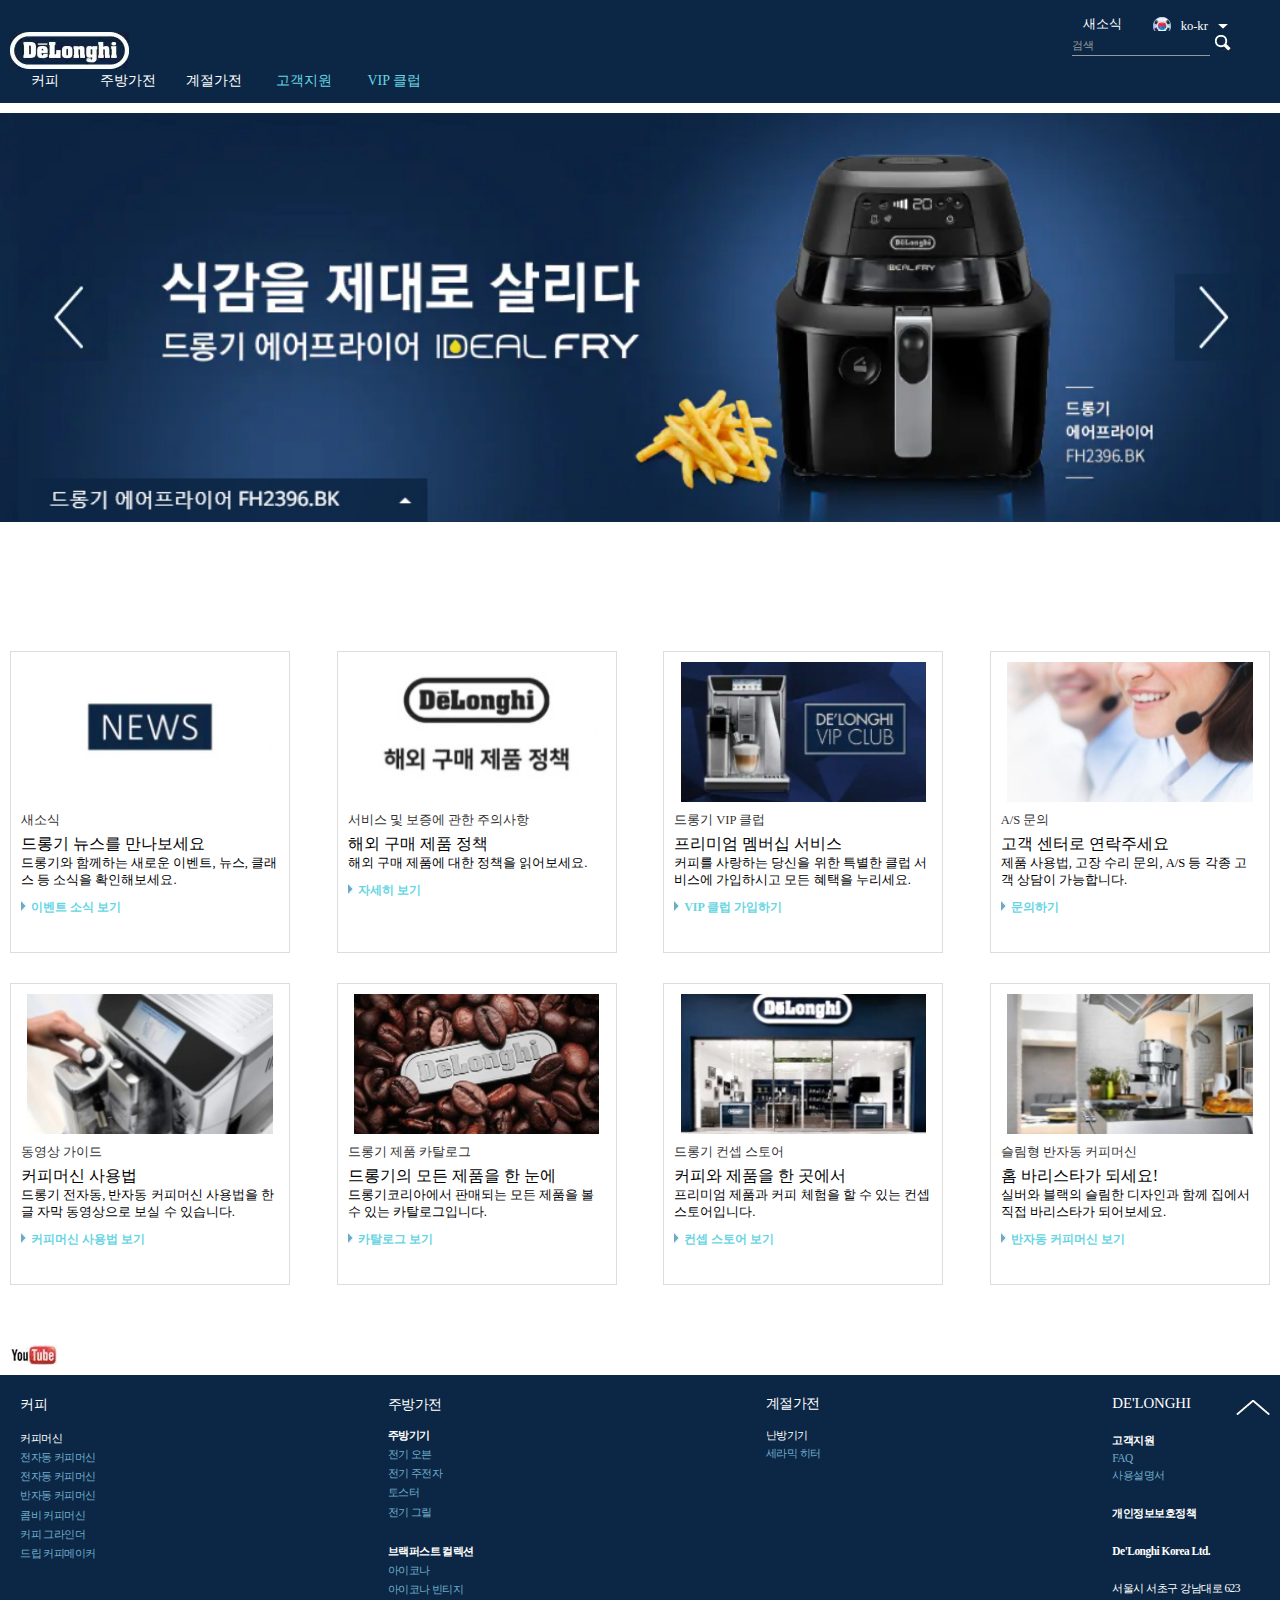
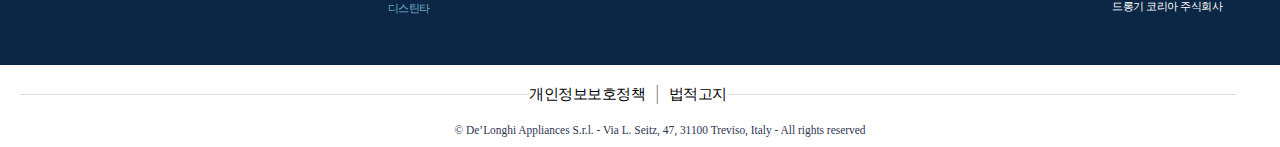
<file: mobilefirst/index.html>
<!DOCTYPE html>
<html lang="en">

<head>
    <meta charset="UTF-8">
    <meta http-equiv="X-UA-Compatible" content="IE=edge">
    <meta name="viewport" content="width=device-width, initial-scale=1.0">
    <link rel="stylesheet" href="scss/mobile/mobile_style.css">
    <link rel="stylesheet" href="scss/tabletDesktop/tabletdesktop_style.css">

    <title>드롱기 공식 사이트</title>
</head>

<body>
    <header id="header" class="header">
        <section class="header_top">
            <div class="header_menu">
                <h1 class="logo"><a href="#">드롱기</a></h1>
            </div>
            <div class="user_menu">
                <h2 class="blind">유저 메뉴</h2>
                <ul class="user_menu_li">
                    <li class="new"><a href="#">새소식</a></li>
                    <li class="country"><a href="#">국가선택</a>
                        <ul>
                            <li><a href="#">ko-kr</a></li>
                            <li><a href="#">English</a></li>
                            <li><a href="#">Italy</a></li>
                        </ul>
                    </li>
                    <li class="search">
                        <form action="temp.php">
                            <label for="search_input" class="blind">페이지 검색하기</label>
                            <input type="text" name="search" id="search_input" placeholder="검색">
                            <button type="submit" class="submitBtn">검색</button>
                        </form>
                    </li>
                    <li class="ham">메뉴 <span class="more">더보기</span></li>
                </ul>
            </div>
        </section>
        <nav>
            <ul class="nav_menu">
                <li class="coffee_box"><a href="#">커피</a>
                    <ul class="coffee_menu">
                        <li class="coffeemachine"><a href="#">커피머신</a>
                            <ul class="coffeemachine_sub">
                                <li><a href="#">전자동 커피머신</a></li>
                                <li><a href="#">반자동 커피머신</a></li>
                                <li><a href="#">구름치노</a></li>
                                <li><a href="#">드립 커피메이커</a></li>
                                <li><a href="#">커피 그라인더</a></li>
                                <li><a href="#">커피머신 액세서리</a></li>
                            </ul>
                        </li>
                        <li class="coffeerecipe"><a href="#">커피 레시피</a></li>
                        <li class="coffeelounge"><a href="#">커피라운지</a></li>
                    </ul>
                </li>
                <li class="kitchen_box"><a href="">주방가전</a>
                    <ul class="kitchen_menu">
                        <li class="kitchenmachine">주방가전
                            <ul class="kitchenmachine_sub">
                                <li><a href="#">에어프라이어</a></li>
                                <li><a href="#">전기오븐</a></li>
                                <li><a href="#">전기주전자</a></li>
                                <li><a href="#">토스터</a></li>
                                <li><a href="#">전기그릴</a></li>
                            </ul>
                        </li>
                        <li class="kitchenbreak">브랙퍼스트 콜렉션
                            <ul class="kitchenbreak_sub">
                                <li><a href="#">디스틴타</a></li>
                                <li><a href="#">아이코닉 빈티지</a></li>
                                <li><a href="#">아이코나</a></li>
                                <li><a href="#">아이코나 캐피탈</a></li>
                                <li><a href="#">디스틴타 모먼츠</a></li>
                                <li><a href="#">디스틴타 X</a></li>
                                <li><a href="#">아이코나 메탈릭스</a></li>
                                <li><a href="#">디스틴타 펄라</a></li>
                            </ul>
                        </li>
                        <li class="kitcheninduction">주방가전
                            <ul class="kitcheninduction_sub">
                                <li><a href="#">인덕션</a></li>
                            </ul>
                        </li>
                    </ul>
                </li>
                <li class="season_box"><a href="#">계절가전</a>
                    <ul class="season_menu">
                        <li class="seasonmachine">난방기기
                            <ul class="seasonmachine_sub">
                                <li><a href="#">라디에이터</a></li>
                                <li><a href="#">캡슐 히터</a></li>
                            </ul>
                        </li>
                    </ul>
                </li>
                <li class="customer_box"><a href="#">고객지원</a>
                    <ul class="customer_menu">
                        <li class="customer_legal"><a href="#">해외 구매 제품 정책</a></li>
                        <li class="customer_qna"><a href="#">자주 묻는 질문</a>
                            <ul>
                                <li><a href="#">커피</a></li>
                                <li><a href="#">난방기기</a></li>
                            </ul>
                        </li>
                        <li class="customer_as"><a href="#">A/S 센터</a></li>
                        <li class="customer_inst"><a href="#">사용설명서</a></li>
                    </ul>
                    <ul class="customer_guide">
                        <li class="customer_news"><a href="#">새소식</a></li>
                        <li class="customer_video"><a href="#">사용법 동영상 가이드</a></li>
                        <li class="customer_shop"><a href="#">판매처</a></li>
                    </ul>
                </li>
                <li class="vipclub_box"><a href="#">VIP 클럽</a>
                    <ul class="vip_menu">
                        <li></li>
                    </ul>
                </li>
            </ul>
        </nav>

    </header>

    <main id="main" class="main">
        <section class="main_slider_wrap">
            <h3 class="blind">메인 이미지</h3>
            <ul class="main_slider">
                <li class="a_main">
                    <!-- <img src="./images/main/main678.jpg" alt="식감을 제대로 살리다 드롱기 에어프라이어 IDEAL FRY. 드롱기 에어프라이어 FH2396 BK"> -->
                </li>
                <!-- <li class="b_main"><img src="#" alt="컴팩트한 사이즈의 프리미엄 커피머신">컴팩트한 사이즈의 프리미엄 커피머신 PRIMADONNA XS 프리미엄 커피머신</li>
                <li class="c_main"><img src="#" alt="집에서 전문 카페 퀄리티의 커피를 즐기세요">집에서 전문 카페 퀄리티의 커피를 즐기세요. 안락한 홈카페 라이프, 드롱기</li>
                <li class="d_main"><img src="#" alt="드롱기 아이코나 카페">나만의 완벽한 홈카페 라이프를 위한 아이코나 카페. 드롱기 아이코나 카페</li> -->
            </ul>
        </section>
        <section class="main_contents">
            <h3 class="blind">콘텐츠</h3>
            <ul class="main_contents_wrap">
                <li class="main_news contentbox"><a href="#">
                        <p>새소식</p>
                        <p>드롱기 뉴스를 만나보세요</p>
                        <p>드롱기와 함께하는 새로운 이벤트, 뉴스, 클래스 등 소식을 확인해보세요.</p>
                        <p>이벤트 소식 보기</p>
                    </a>
                </li>
                <li class="main_service contentbox"><a href="#">
                        <p>서비스 및 보증에 관한 주의사항</p>
                        <p>해외 구매 제품 정책</p>
                        <p>해외 구매 제품에 대한 정책을 읽어보세요.</p>
                        <p>자세히 보기</p>
                    </a></li>
                <li class="main_vipclub contentbox"><a href="#">
                        <p>드롱기 <span>VIP</span> 클럽</p>
                        <p>프리미엄 멤버십 서비스</p>
                        <p>커피를 사랑하는 당신을 위한 특별한 클럽 서비스에 가입하시고 모든 혜택을 누리세요.</p>
                        <p>VIP 클럽 가입하기</p>
                    </a></li>
                <li class="main_as contentbox"><a href="#">
                        <p>A/S 문의</p>
                        <p>고객 센터로 연락주세요</p>
                        <p>제품 사용법, 고장 수리 문의, A/S 등 각종 고객 상담이 가능합니다.</p>
                        <p>문의하기</p>
                    </a></li>
                <li class="main_video contentbox"><a href="#">
                        <p>동영상 가이드</p>
                        <p>커피머신 사용법</p>
                        <p>드롱기 전자동, 반자동 커피머신 사용법을 한글 자막 동영상으로 보실 수 있습니다.</p>
                        <p>커피머신 사용법 보기</p>
                    </a></li>
                <li class="main_catalog contentbox"><a href="#">
                        <p>드롱기 제품 카탈로그</p>
                        <p>드롱기의 모든 제품을 한 눈에</p>
                        <p>드롱기코리아에서 판매되는 모든 제품을 볼 수 있는 카탈로그입니다.</p>
                        <p>카탈로그 보기</p>
                    </a></li>
                <li class="main_store contentbox"><a href="#">
                        <p>드롱기 컨셉 스토어</p>
                        <p>커피와 제품을 한 곳에서</p>
                        <p>프리미엄 제품과 커피 체험을 할 수 있는 컨셉 스토어입니다.</p>
                        <p>컨셉 스토어 보기</p>
                    </a></li>
                <li class="main_machine contentbox"><a href="#">
                        <p>슬림형 반자동 커피머신</p>
                        <p>홈 바리스타가 되세요!</p>
                        <p>실버와 블랙의 슬림한 디자인과 함께 집에서 직접 바리스타가 되어보세요.</p>
                        <p>반자동 커피머신 보기</p>
                    </a></li>
            </ul>
            <div class="youtube"><a href="#">youtube</a></div>
        </section>
    </main>
    <footer id="footer" class="footer">
        <div class="footer_top_wrap">
        <section class="footer_new">
            <a href="#">새소식
            </a>
        </section>
        <section class="footer_sitemap">
            <h2 class="blind">사이트맵</h2>
            <article class="footer_coffee">
                <h4><a href="#">커피</a></h4>
                <ul>
                    <li class="footer_coffeemachine"><a href="#">커피머신</a>
                        <ul>
                            <li><a href="#">전자동 커피머신</a></li>
                            <li><a href="#">전자동 커피머신</a></li>
                            <li><a href="#">반자동 커피머신</a></li>
                            <li><a href="#">콤비 커피머신</a></li>
                            <li><a href="#">커피 그라인더</a></li>
                            <li><a href="#">드립 커피메이커</a></li>
                        </ul>
                    </li>
                </ul>
            </article>
            <article class="footer_kitchen">
                <h4><a href="#">주방가전</a></h4>
                <ul class="footer_kitchen_machine">
                    <li class="footer_kitchenmachine"><a href="#">주방기기</a>
                        <ul>
                            <li><a href="#">전기 오븐</a></li>
                            <li><a href="#">전기 주전자</a></li>
                            <li><a href="#">토스터</a></li>
                            <li><a href="#">전기 그릴</a></li>
                        </ul>
                    </li>
                    <li class="footer_kitchenbreak"><a href="#">브랙퍼스트 컬렉션</a>
                        <ul>
                            <li><a href="#">아이코나</a></li>
                            <li><a href="#">아이코나 빈티지</a></li>
                            <li><a href="#">디스틴타</a></li>
                        </ul>
                    </li>
                </ul>
            </article>
            <article class="footer_comfort">
                <h4><a href="#">계절가전</a></h4>
                <ul>
                    <li class="footer_wintermachine"><a href="#">난방기기</a>
                        <ul>
                            <li><a href="#">세라믹 히터</a></li>
                        </ul>
                    </li>
                </ul>
            </article>
            <article class="footer_delonghi">
                <h4><a href="#">DE'LONGHI</a></h4>
                    <ul>
                        <li class="footer_delonghiservice"><a href="#">고객지원</a>
                            <ul>
                                <li><a href="#">FAQ</a></li>
                                <li><a href="#">사용설명서</a></li>
                            </ul>
                        </li>
                        <li class="footer_delonghilegal"><a href="#">개인정보보호정책</a></li>
                        <li class="footer_delonghiltd">De'Longhi Korea Ltd.</li>
                        <li class="footer_delonghiaddr">서울시 서초구 강남대로 623 <br> 드롱기 코리아 주식회사</li>
                    </ul>
            </article>
            <div class="closing">
                <a href="#">접기</a>
            </div>
        </section>
        </div>
        <section class="footer_copyright">
            <h3 class="blind">정책 / 회사 정보</h3>
            <article class="policy">
                <h4 class="blind"><a href="#">정책</a></h4>
                <ul>
                    <li class="privacy_policy"><a href="#">개인정보보호정책</a></li>
                    <li class="legal_note"><a href="#">법적고지</a></li>
                </ul>
            </article>
            <article class="allrights">
                <h4 class="blind"><a href="#">홈페이지 권리</a></h4>
                <p>&#169; De’Longhi Appliances S.r.l. - Via L. Seitz, 47, 31100 Treviso, Italy - All rights reserved</p>
            </article>
            <article class="hometop">
                <div class="home">홈으로</div>
                <div class="top">상단으로</div>
            </article>
        </section>
    </footer>
</body>

</html>
</file>
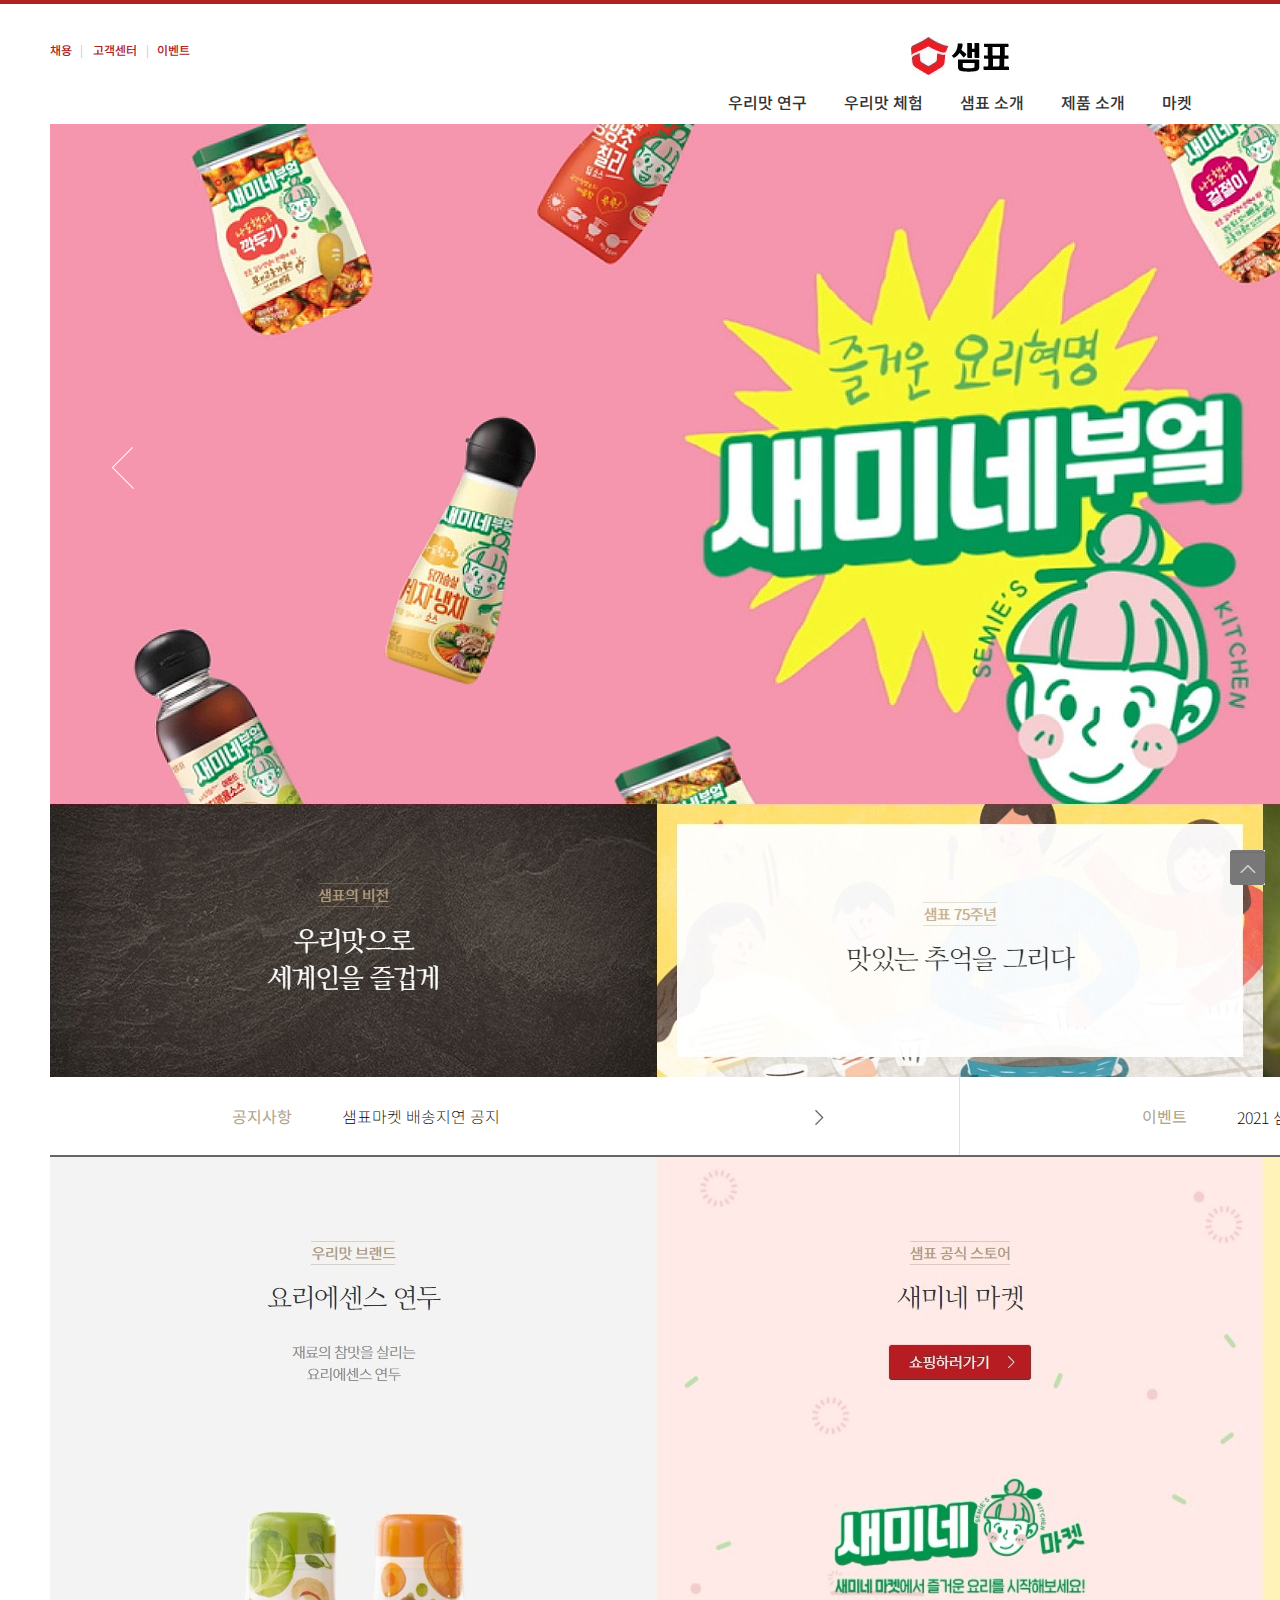
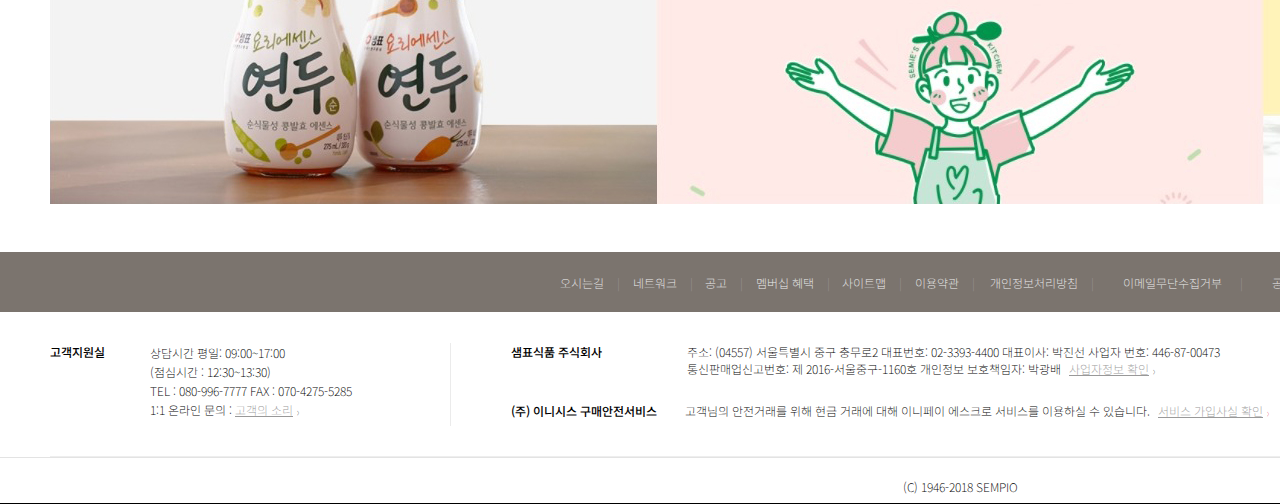
<file: rwd/index.html>
<!DOCTYPE html>
<html lang="ko">

<head>
    <meta charset="UTF-8">
    <meta http-equiv="X-UA-Compatible" content="IE=edge">
    <meta name="viewport" content="width=device-width, initial-scale=1.0">
    <title>샘표식품</title>

    <link rel="stylesheet" href="css/reset.css">
    <link rel="stylesheet" href="css/sampio.css">
    <!-- <link rel="stylesheet" href="css/sampiotablet.css"> -->

    <link rel="preconnect" href="https://fonts.googleapis.com">
    <link rel="preconnect" href="https://fonts.gstatic.com" crossorigin>
    <link href="https://fonts.googleapis.com/css2?family=Noto+Sans+KR:wght@100;300;400;500;700;900&display=swap"
        rel="stylesheet">
    <script src="js/index.js"></script>
</head>

<body>
    <div class="modal_wrap">
        <div class="modal">
            <img src="./images/Alert.png" title="alert" alt="알림" class="modal_alert_img">
            <p>
                지금 보시는 페이지는 실제 기업의 페이지가 아닌 <br>
                <span>개인 포트폴리오용</span>으로 제작되었습니다. <br>
                © 2021 Juhwa Hwang. All Rights Reserved. <br>
            </p>
            <button type="button" class="modal_close_btn">닫기</button>
        </div>
    </div>
    <header class="header" id="header">
        <section class="header_container">
            <div class="sam_top_menu_wrap">
                <h2 class="blind">상단메뉴</h2>
                <ul class="sam_top_menu">
                    <li><a href="#">채용</a></li>
                    <li><a href="#">고객센터</a></li>
                    <li><a href="#">이벤트</a></li>
                </ul>
            </div>
            <div class="sam_main_menu_wrap">
                <div class="sam_logo">
                    <h1><a href="#">샘표</a></h1>
                </div>
                <nav class="sam_logo_menu_wrap">
                    <h2 class="blind">메인메뉴</h2>
                    <ul class="sam_logo_menu">
                        <li class="nav_list"><a href="#" class="nav">우리맛 연구</a>
                            <div class="sub_research_wrap">
                                <ul id="sub1" class="sub_research">
                                    <li><a href="#">소개</a></li>
                                    <li><a href="#">프로세스</a></li>
                                    <li><a href="#">연구 결과</a></li>
                                    <li><a href="#">레시피</a></li>
                                    <li><a href="#">글로벌 장 프로젝트</a></li>
                                </ul>
                            </div>
                        </li>
                        <li class="nav_list"><a href="#" class="nav ourtaste_ex">우리맛 체험</a>
                            <div class="sub_ex_wrap">
                                <ul id="sub2" class="sub_ex">
                                    <li><a href="#">샘표 우리맛 공간</a></li>
                                    <li><a href="#">우리맛 위크</a></li>
                                    <li><a href="#">맛있는 추억을 그리다</a></li>
                                    <li><a href="#">된장학교</a></li>
                                    <li><a href="#">발효학교</a></li>
                                    <li><a href="#">우리맛 주니어 연구원</a></li>
                                    <li><a href="#">우리맛 특강</a></li>
                                    <li><a href="#">샘표 헤리티지 스페이스</a></li>
                                    <li><a href="#">샘표 스페이스</a></li>
                                </ul>
                            </div>
                        </li>
                        <li class="nav_list"><a href="#" class="nav introduce">샘표 소개</a>
                            <div class="sub_comp_intro_wrap">
                                <ul id="sub3" class="sub_comp_intro">
                                    <li><a href="#">샘표</a></li>
                                    <li><a href="#">샘표 75년</a></li>
                                    <li><a href="#">샘표 CI</a></li>
                                    <li><a href="#">샘표 소식</a></li>
                                    <li><a href="#">영상</a></li>
                                    <li><a href="#">공지사항</a></li>
                                </ul>
                            </div>
                        </li>
                        <li class="nav_list"><a href="#" class="nav product">제품 소개</a>
                            <div class="sub_product_intro_wrap">
                                <ul id="sub4" class="sub_prod_intro">
                                    <li><a href="#">새미네부엌</a></li>
                                    <li><a href="#">연두</a></li>
                                    <li><a href="#">폰타나</a></li>
                                    <li><a href="#">티·아시아 키친</a></li>
                                    <li><a href="#">백년동안</a></li>
                                    <li><a href="#">질러</a></li>
                                    <li><a href="#">순작</a></li>
                                    <li><a href="#">샘표 장류</a></li>
                                    <li><a href="#">샘표 국수</a></li>
                                    <li><a href="#">반찬·통조림</a></li>
                                    <li><a href="#">샘표 기본양념</a></li>
                                    <li><a href="#">샘표 간편·양념</a></li>
                                    <li><a href="#">샘표 간장</a></li>
                                </ul>
                            </div>
                        </li>
                        <li class="nav_list"><a href="#" class="nav">마켓</a></li>
                    </ul>
                </nav>
                <div class="sam_sub_box">
                </div>
            </div>

            <div class="sam_user_menu_wrap">
                <h2 class="blind">유저 메뉴</h2>
                <ul class="sam_user_menu">
                    <li><a href="#">로그인</a></li>
                    <li><a href="#">회원가입</a></li>
                    <li><a href="#">장바구니</a></li>
                    <li class="search_btn">찾기</li>
                </ul>
            </div>

        </section>

    </header>
    <main class="main" id="main">
        <section class="main_wrap">
            <div class="sam_caresel_img_wrap">
                <ul>
                    <li class="sam_caresel_img">즐거운 요리혁명 새미네 부엌</li>
                    <!-- <li class="sam_caresel_img">레시피 소개</li> -->
                </ul>
                <div class="sam_caresel_img_arrow">
                    <a href="#" class="sam_caresel_img_prev">이전</a>
                    <a href="#" class="sam_caresel_img_next">다음</a>
                </div>
            </div>

            <div class="sam_middle_menu_wrap">
                <h2 class="blind">주요 메뉴</h2>
                <ul class="sam_middle_menu">
                    <li class="middleone"><a href="#">샘표의 비전 우리맛으로 세계인을 즐겁게</a></li>
                    <li><a href="#">샘표 75주년 맛있는 추억을 그리다</a></li>
                    <li><a href="#">우리맛 연구 우리 식문화 발전을 위한 샘표 우리맛 연구</a></li>
                </ul>
            </div>
            <div class="sam_notice_event_wrap">
                <section class="sam_notice_event">
                    <h2 class="blind">공지사항 / 이벤트</h2>
                    <div class="sam_notice_wrap">
                        <p class="notice_title"><a href="#">공지사항</a></p>
                        <ul class="sam_notice">
                            <li><a href="#">샘표마켓 배송지연 공지</a></li>
                            <li><a href="#">샘표마켓 배송지연 공지</a></li>
                            <li><a href="#">샘표마켓 배송지연 공지</a></li>
                        </ul>
                        <p class="notice_go"><a href="#">공지사항 바로가기</a></p>
                    </div>
                    <div class="sam_event_wrap">
                        <p class="event_title"><a href="#">이벤트</a></p>
                        <ul class="sam_event">
                            <li><a href="#">2021 샘표마켓 구매 후기 이벤트</a></li>
                            <li><a href="#">2021 샘표마켓 구매 후기 이벤트</a></li>
                            <li><a href="#">2021 샘표마켓 구매 후기 이벤트</a></li>
                            <li><a href="#">2021 샘표마켓 구매 후기 이벤트</a></li>
                        </ul>
                        <p class="event_go"><a href="#">이벤트 바로가기</a></p>
                    </div>
                </section>
            </div>
            <div class="sam_brand_recipe_wrap">
                <h2 class="blind">브랜드 / 레시피</h2>
                <ul class="sam_brand_recipe">
                    <li class="yeondu"><a href="#">우리맛 브랜드 요리에센스 연두 재료의 참맛을 살리는 요리에센스 연두</a></li>
                    <li class="store"><a href="#">샘표 공식 스토어 새미네 마켓 쇼핑하러 가기 새미네 마켓 새미네 마켓에서 즐거운 요리를 시작해보세요!</a></li>
                    <li class="semi"><a href="#">우리맛 브랜드 새미네부엌 즐거운 요리 혁명 요리를 더 간단하고 쉽게! WOW WOW WOW</a></li>
                </ul>
            </div>
        </section>
    </main>

    <footer class="footer" id="footer">
        <section class="footer_wrap">
            <div class="sam_link_wrap">
                <h3 class="blind">바로가기 링크</h3>
                <ul class="sam_link">
                    <li>
                        <ul class="sam_link_cont1">
                            <li><a href="#">오시는길</a></li>
                            <li><a href="#">네트워크</a></li>
                            <li><a href="#">공고</a></li>
                            <li><a href="#">멤버십 혜택</a></li>
                            <li><a href="#">사이트맵</a></li>
                            <li><a href="#">이용약관</a></li>
                        </ul>
                    </li>
                    <li>
                        <ul class="sam_link_cont2">
                            <li><a href="#">개인정보처리방침</a></li>
                            <li><a href="#">이메일무단수집거부</a></li>
                            <li><a href="#">공시정보관리규정</a></li>
                        </ul>
                    </li>
                </ul>
            </div>
            <div class="footer_bottom_wrap">
                <div class="sam_for_customer">
                    <h3>고객지원실</h3>
                    <ul>
                        <li>상담시간 평일: 09:00~17:00 <br>(점심시간 : 12:30~13:30)</li>
                        <li class="customer_tel">TEL : 080-996-7777 </li>
                        <li class="customer_fax">FAX : 070-4275-5285</li>
                        <li>1:1 온라인 문의 : <span class="customer_comple"><a href="#">고객의 소리</a></span></li>
                    </ul>
                </div>


                <div class="sam_company_inicis_wrap">
                    <div class="sam_company_inicis">
                        <div class="sam_our_company">
                            <h3>샘표식품 주식회사</h3>
                            <ul class="sam_company_text">
                                <li class="comp_addr">주소: (04557) 서울특별시 중구 충무로2 대표번호: 02-3393-4400
                                    <span class="boss">대표이사: 박진선 사업자 번호: 446-87-00473</span></li>
                                <li class="comp_num">
                                    <span class="comp_num">통신판매업신고번호: 제 2016-서울중구-1160호</span>
                                    <span class="worker">개인정보 보호책임자: 박광배</span>
                                    <span class="comp_check"><a href="#">사업자정보 확인</a></span>
                                </li>
                            </ul>
                        </div>

                        <div class="sam_inicis_service">
                            <h3>(주) 이니시스 구매안전서비스</h3>
                            <p>
                                고객님의 안전거래를 위해 현금 거래에 대해 이니페이 에스크로 서비스를 이용하실 수 있습니다.
                                <span class="inicis_check"><a href="#">서비스 가입사실 확인</a></span>
                            </p>
                        </div>
                    </div>
                </div>

                <div class="sam_relation_lang_sns">
                    <h3 class="blind">관련사이트 / 언어 선택/sns</h3>
                    <div class="sam_relation_lang_wrap">
                        <ul class="sam_relation_site">
                            <li><a href="#">관련사이트</a></li>
                            <li><a href="#">관련사이트</a></li>
                            <li><a href="#">관련사이트</a></li>
                        </ul>
                        <ul class="sam_lang">
                            <li><a href="#">한국어</a></li>
                            <li><a href="#">한국어</a></li>
                            <li><a href="#">한국어</a></li>
                            <li><a href="#">한국어</a></li>
                        </ul>
                    </div>
                    <div class="sam_official_sns">
                        <h3 class="blind">샘표 공식 SNS</h3>
                        <ul class="sam_official_sns_list">
                            <li><a href="#">페이스북</a></li>
                            <li><a href="#">트위터</a></li>
                            <li><a href="#">유튜브</a></li>
                            <li><a href="#">카페</a></li>
                            <li><a href="#">블로그</a></li>
                        </ul>
                    </div>
                </div>

            </div>
            <div class="footer_bottom_last">
                <p>(C) 1946-2018 SEMPIO</p>
                <a href="#" class="top">위로 가기</a>
            </div>
        </section>
    </footer>
</body>

</html>
</file>
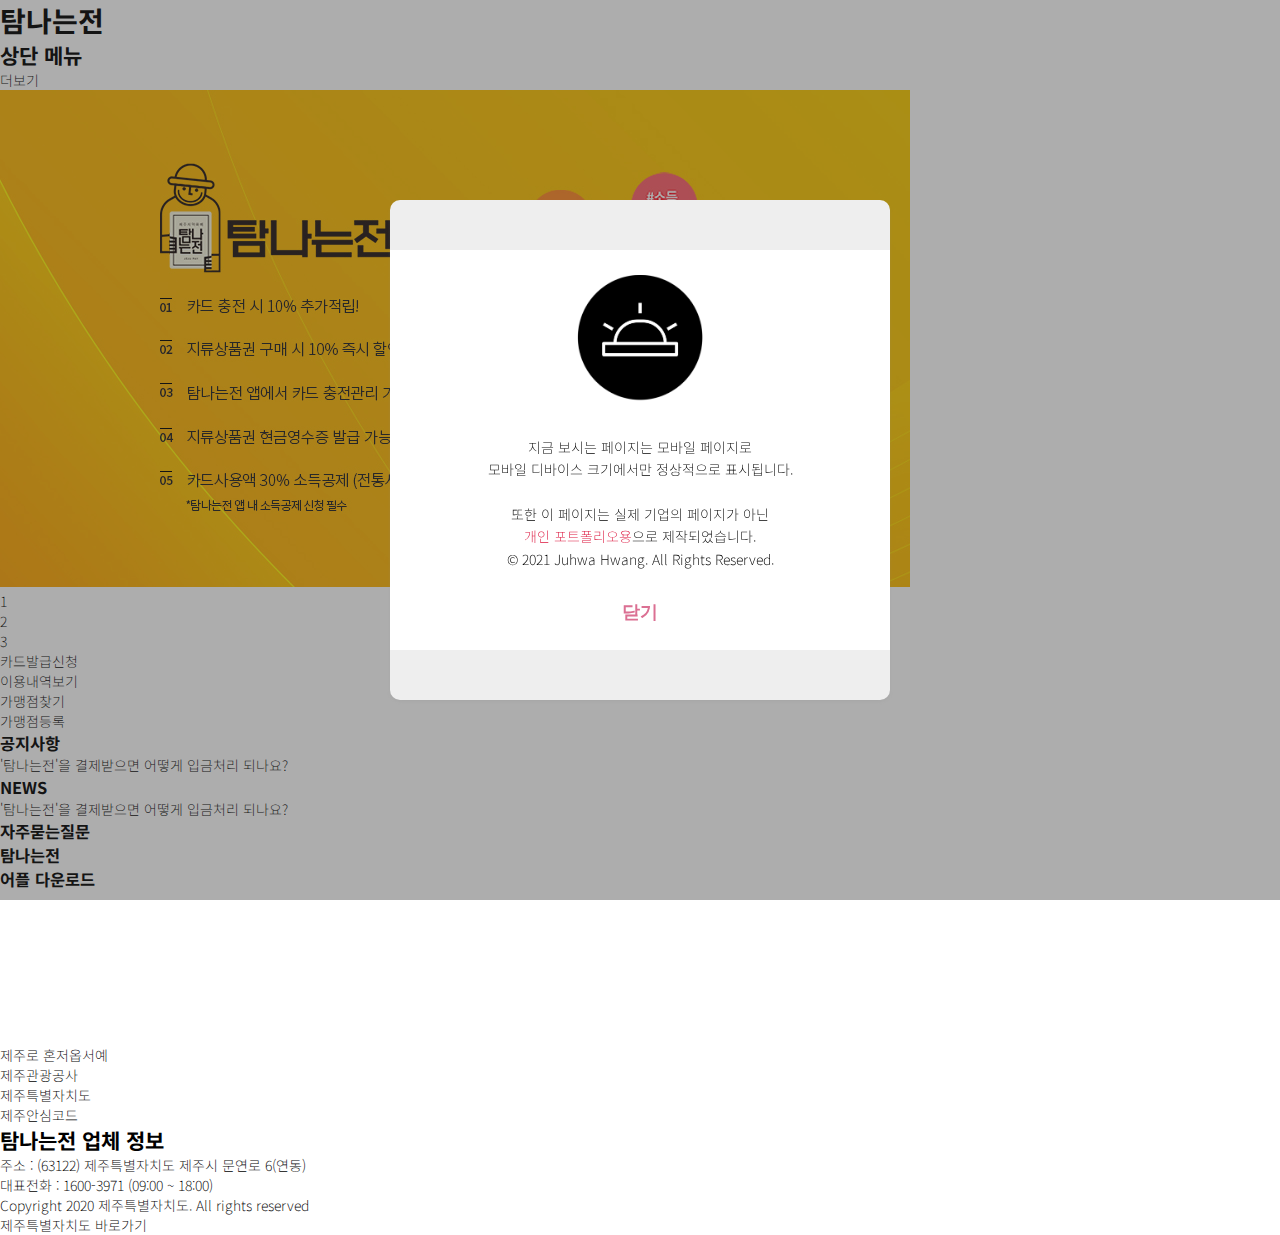
<file: web/mobile/index.html>
<!DOCTYPE html>
<html lang="ko">

<head>
    <meta charset="UTF-8">
    <meta http-equiv="X-UA-Compatible" content="IE=edge">
    <meta name="viewport" content="width=device-width, initial-scale=1.0">
    <title>탐나는전 모바일</title>
    <!-- css start -->
    <link rel="preconnect" href="https://fonts.gstatic.com">
    <link href="https://fonts.googleapis.com/css2?family=Noto+Sans+KR:wght@100;300;400;500;700;900&display=swap"
        rel="stylesheet">
    <link rel="shortcut icon" href="../../favicon.ico">
    <link rel="apple-touch-icon" href="../../favicon.ico" sizes="144x144">
    <link type="text/css" rel="stylesheet" href="css/modal.css">
    <link type="text/css" rel="stylesheet" href="css/reset.css">
    <link type="text/css" rel="stylesheet" href="css/main.css">
    <link type="text/css" rel="stylesheet" href="css/header.css">
    <link type="text/css" rel="stylesheet" href="css/footer.css">
    <!-- css end -->
    <!-- script start -->
    <script src="https://code.jquery.com/jquery-3.6.0.js"></script>
    <script src="js/gnb.js"></script>
    <!-- <script src="js/checkArgent.js"></script> -->
    <!-- script end -->
</head>

<body>
    <div class="modal_wrap">
        <div class="modal">
            <img src="./images/index/Alert.png" title="alert" alt="알림" class="modal_alert_img">
            <p>
                지금 보시는 페이지는 모바일 페이지로<br>
                 모바일 디바이스 크기에서만 정상적으로 표시됩니다.<br><br>
                또한 이 페이지는 실제 기업의 페이지가 아닌 <br>
                <span>개인 포트폴리오용</span>으로 제작되었습니다. <br>
                © 2021 Juhwa Hwang. All Rights Reserved. <br>
            </p>
            <button type="button" class="modal_close_btn">닫기</button>
        </div>
    </div>
   <!-- header start -->
   <header id="header" class="header">
    <div class="header_box">
        <h1><a href="index.php" class="topmenu" title="메인">탐나는전</a></h1>
        <!-- gnb start -->
        <nav class="gnb" id="topwrap">
            <h2 class="topmenu">상단 메뉴</h2>
            <ul class="gnb_signin_join_wrap">
                    <li class="gnb_signin gnb_login signinall"><a href="signin.php" title="로그인" class="gnb_signin_link si">로그인</a></li>
                    <li class="gnb_join signinall"><a href="join.php" title="회원가입" class="gnb_join_link">회원가입</a></li>
                    <li class="gnb_signout gnb_login signinall"><a href="#" title="로그아웃" class="gnb_signin_link" onclick="log_out()">로그아웃</a></li>
                    <li class="gnb_join signinall"><a href="mypage.php?idx=<?php echo $s_idx; ?>" title="마이페이지" class="gnb_join_link">마이페이지</a></li>
            </ul>
            <ul class="gnb_menu_wrap">
                <li class="gnb_info"><a href="intro.html" class="topmenu menu" title="탐나는전 안내">탐나는전</a>
                    <ul class="gnb_info_sub sub">
                        <li><a href="intro.html#main" title="탐나는전 소개">탐나는전 소개</a></li>
                        <li><a href="intro.html#benefit" title="탐나는전 혜택">탐나는전 혜택</a></li>
                        <li><a href="intro.html#howto" title="탐나는전 발급방법">탐나는전 발급방법</a></li>
                    </ul>
                </li>
                <li class="gnb_personal"><a href="signin.php" class="topmenu menu" title="개인사용자 메뉴">개인사용자</a>
                    <ul class="gnb_personal_sub sub">
                        <li><a href="apply.php" title="카드 신청">카드 신청</a></li>
                        <li><a href="mycardapply.php" title="카드 등록">카드 등록</a></li>
                        <li><a href="payment_view.php" title="이용 내역">이용 내역</a></li>
                        <li><a href="shop_search1.php" title="가맹점 찾기">가맹점 찾기</a></li>
                    </ul>
                </li>
                <li class="gnb_shop "><a href="shop_benefit.php" class="topmenu menu" title="가맹점 메뉴">가맹점</a>
                    <ul class="gnb_shop_sub sub">
                        <li><a href="shop_benefit.php" title="가맹점 혜택">가맹점 혜택</a></li>
                        <li><a href="shop_apply.php" title="가맹점 등록">가맹점 등록</a></li>
                        <li><a href="shop_revenue.php" title="가맹점 매출확인">가맹점 매출확인</a></li>
                        <li><a href="shop_download.php" title="홍보물 다운">홍보물 다운</a></li>
                    </ul>
                </li>
                <li class="gnb_customer"><a href="notice.php" class="topmenu menu" title="고객센터">고객센터</a>
                    <ul class="gnb_customer_sub sub">
                        <li><a href="notice.php" title="공지사항">공지사항</a></li>
                        <li><a href="news.php" title="NEWS">NEWS</a></li>
                        <li><a href="qna_toggleopen.php" title="자주묻는질문">자주묻는질문</a></li>
                        <li><a href="contact.php" title="문의하기">문의하기</a></li>
                    </ul>
                </li>
            </ul>
        </nav>
        <a href="#" class="gnb_more topmenu">더보기</a>
    </div>
    <div class="gnb_sub_box">
        <div class="gnb_sub">
            <h3 class="blind">서브메뉴</h3>
        </div>
    </div>
    <!-- gnb end -->
</header>
<!-- header end -->
    <!-- main start -->
    <main id="main" class="main">
        <!-- main img start -->
        <div class="main_img_wrap">
            <h2 class="blind">메인이미지</h2>
                 <ul class="slidewrap">
                  <li class="main_img_1 item">
                        <img src="images/index/tamna_mobile_index_main_img1.jpg" alt="탐나는전 혜택 소개" class="img1">
                        <p class="blind"> 탐나는전 혜택 소개
                        1번 카드 충전시 10% 추가 적립
                        2번 지류 상품권 구매 시 10% 즉시 할인
                        3번 탐나는전 앱에서 카드 충전관리 기능 제공
                        4번 지류상품권 현금영수증 발급 가능
                        5번 카드사용액 30% 소득공제 (전통시장은 40%)
                        탐나는전 앱 에서 소득공제를 신청하셔야 합니다.</p>
                    </li>
                    <li class="main_img_2 item">
                        <img src="images/index/tamna_mobile_index_main_img2.jpg" alt="탐나는전 어플 설치하기" class="img2">
                        <p class="blind"> 탐나는전 어플 설치하기
                            앱에서 간편하게 탐나는전 이용 </p>
                    </li>
                    <li class="main_img_3 item">
                        <img src="images/index/tamna_mobile_index_main_img3.jpg" alt="가맹점 신청 안내" class="img3">
                        <a href="shop_benefit.php" class="main_img_link" title="가맹점 신청하기">
                            <p class="blind">가맹점 신청 안내
                            삼춘! 아직 가맹점 신청 안하맨?</p>
                        </a>
                    </li> 
                </ul> 
                <div class="pagenation">
                        <p class="page1">1</p>
                        <p class="page2">2</p>
                        <p class="page3">3</p>
                </div>
        </div>
        <!-- main img end -->
        <!-- quick menu start -->
        <section class="quick_menu">
            <h2 class="blind">빠른 메뉴</h2>
            <ul>
                <li class="quick_subs"><a href="signin.php" title="카드발급신청">카드발급신청</a></li>
                <li class="quick_usage"><a href="payment_view.php" title="이용내역보기">이용내역보기</a></li>
                <li class="quick_search"><a href="shop_search1.php" title="가맹점찾기">가맹점찾기</a></li>
                <li class="quick_register"><a href="shop_apply.php" title="가맹점등록">가맹점등록</a></li>
            </ul>
        </section>
        <!-- quick menu end -->
        <!-- board start -->
        <div class="board">
            <div class="board_top">
                <div class="board_notice">
                    <h3><a href="notice.php">공지사항</a></h3>
                    <ul>
                        <li><a href="qna_toggleopen.php#qna1" title="'탐나는전'을 결제받으면 어떻게 입금처리 되나요?">'탐나는전'을 결제받으면 어떻게 입금처리 되나요?</a></li>
                    </ul>
                </div>
                <div class="board_news">
                    <h3><a href="news.php">NEWS</a></h3>
                    <ul>
                        <li><a href="qna_toggleopen.php#qna1" title="'탐나는전'을 결제받으면 어떻게 입금처리 되나요?">'탐나는전'을 결제받으면 어떻게 입금처리 되나요?</a></li>
                    </ul>
                </div>
            </div>
            <div class="board_bottom">
                <div class="board_qna">
                    <h3><a href="qna_toggleopen.php" title="자주 묻는 질문">자주묻는질문</a></h3>
                </div>
                <div class="board_qr">
                    <h3><a href="#">탐나는전 <br><span>어플</span> 다운로드</a></h3>
                </div>
            </div>
        </div>
        <!-- board end -->

        <!-- youtube start -->
        <article class="youtube">
            <h2 class="blind">홍보영상</h2>
            <div class="youtube_official">
                <h3 class="blind">유튜브 비디오</h3>
                <iframe class="youtube_official_iframe" src="https://www.youtube.com/embed/_bEZYRQUcqc" title="youtube_official_iframe" frameborder="0" allow="accelerometer; autoplay; clipboard-write; encrypted-media; gyroscope; picture-in-picture" allowfullscreen></iframe>
            </div>
        </article>
        <!-- youtube end -->
        <!-- link start -->
        <section class="link">
            <div class="link_header">
                <h2 class="blind">유관기관 링크</h2>
                <p>제주로 혼저옵서예</p>
            </div>
            <ul class="link_box">
                <li class="link_jejutourism"><a href="https://www.ijto.or.kr" title="제주관광공사" target="_blank">
                        제주관광공사
                    </a></li>
                <li class="link_jejugoverment"><a href="http://www.jeju.go.kr" title="제주특별자치도" target="_blank">
                        제주특별자치도
                    </a></li>
                <li class="link_jejusafecode"><a href="https://jshop.jeju.go.kr/index.html#/" title="제주안심코드" target="_blank">
                        제주안심코드
                    </a></li>
            </ul>
        </section>
        <!-- link end -->
    </main>
    <!-- main end -->
    <!-- footer start -->
    <footer id="footer" class="footer">
        <div class="footer_box">
            <h2><a href="http://tamna.jeju.go.kr/mainView.do">탐나는전 업체 정보</a></h2>
            <div class="footer_txt">
                <address>주소 : (63122) 제주특별자치도 제주시 문연로 6(연동)</address>
                <p>대표전화 : 1600-3971 (09:00 ~ 18:00)</p>
                <p>Copyright 2020 제주특별자치도. All rights reserved</p>
            </div>
            <div class="footer_jejugoverment"><a href="https://www.jeju.go.kr/corona19.jsp">제주특별자치도 바로가기</a></div>
        </div>
    </footer>
   <!-- footer end -->
      <!-- script add -->
      <script>
            
        //modal
         const body = document.querySelector('body'); 
        const modal = document.querySelector('.modal_wrap'); 
        const closeBtn = document.querySelector('.modal_close_btn');

        window.addEventListener('load', () => {
            modal.classList.add('active');

            if (modal.classList.contains('active')) {
                body.style.overflow = 'hidden';
            }
        });

        closeBtn.addEventListener('click', () => {
            modal.classList.remove('active');

            if (!modal.classList.contains('active')) {
                body.style.overflow = 'auto';
            }
        });
        
        
        
        $(function(){

        //pagination

            
        $('.page1').click(function(){
            $('.main_img_1').show(50);
            $('.main_img_2').hide(10);
            $('.main_img_3').hide(10);
        });
         $('.page2').click(function(){
            $('.main_img_2').show(50);
            $('.main_img_1').hide(10);
            $('.main_img_3').hide(10);
        });
        $('.page3').click(function(){
            $('.main_img_3').show(50);
            $('.main_img_1').hide(10);
            $('.main_img_2').hide(10);
        });
        
        //slider

        var now = 0;
        var img = 2;
      
        $('.item').eq(0).siblings().hide();
      
        function slide(){
          if (now == img){
            $('.item').eq(now).fadeOut(1500);
            $('.item').eq(0).fadeIn(1500);
            now = 0;
          }
          else{
            $('.item').eq(now).fadeOut(1500);
            $('.item').eq(now+1).fadeIn(1500);
            now++;
          }
        }
        setInterval(slide, 5000);
    });
      </script>
</body>
</html>
</file>
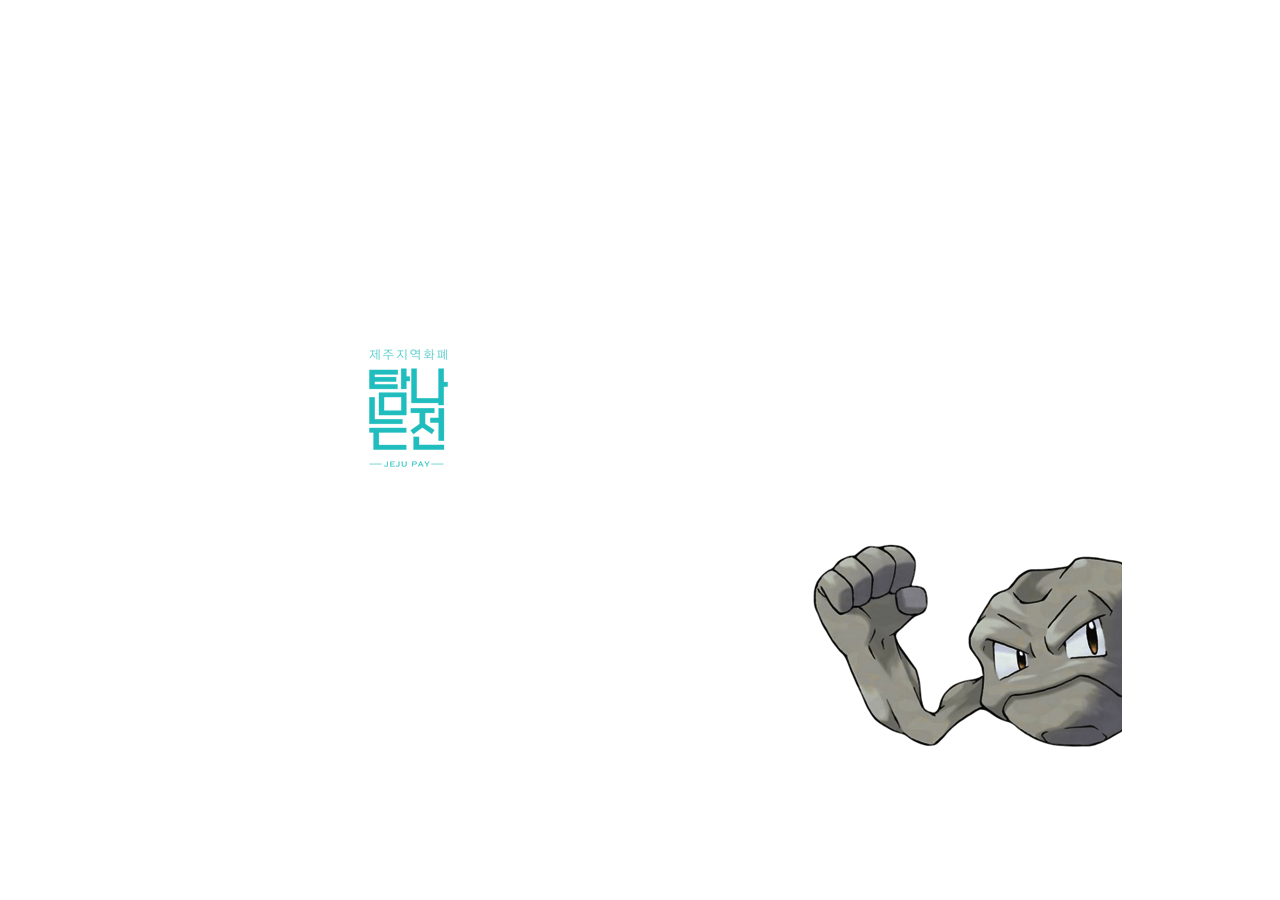
<file: hidden/img.html>
<!DOCTYPE html>
<html lang="ko">
<head>
    <meta charset="UTF-8">
    <meta http-equiv="X-UA-Compatible" content="IE=edge">
    <meta name="viewport" content="width=device-width, initial-scale=1.0">
    <title>Document</title>
</head>
<body>
    <img src="images/ogimg.jpg" alt="">
    <img src="images/dol320.png" alt="">
</body>
</html>
</file>
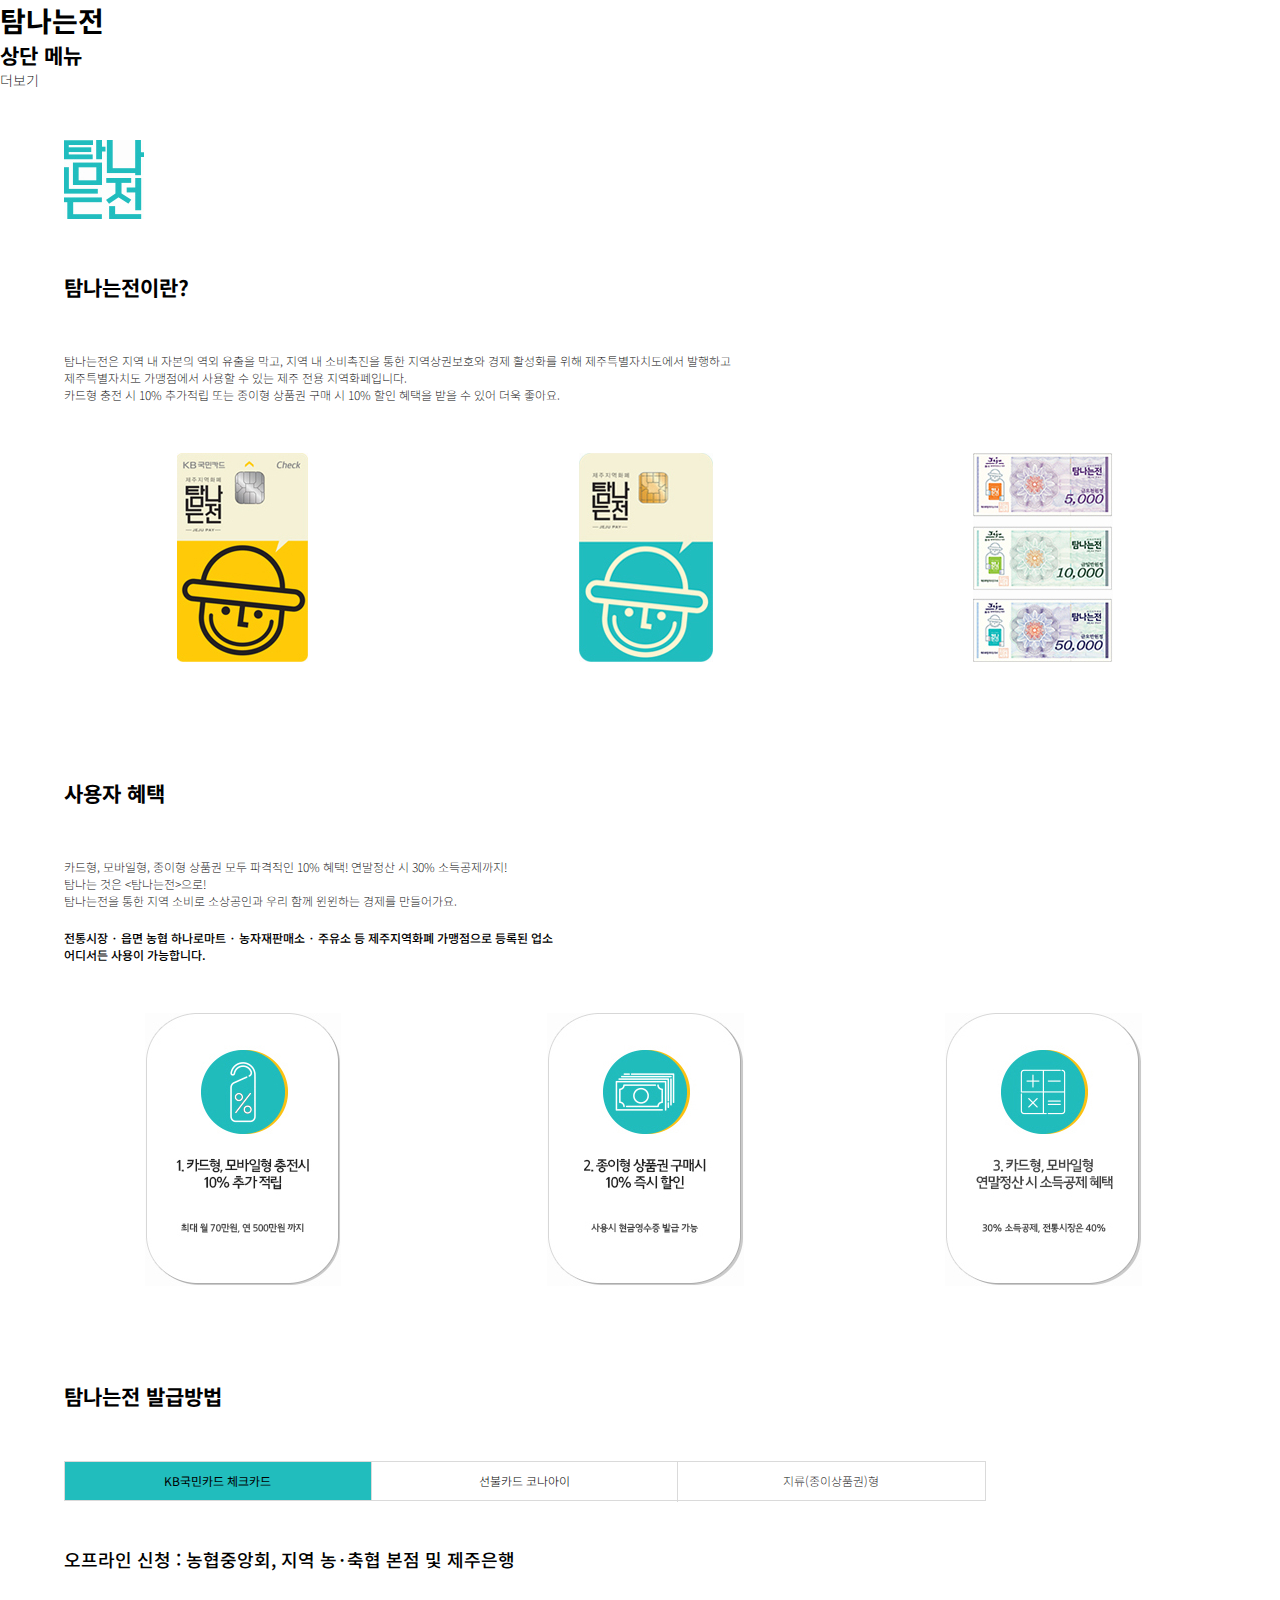
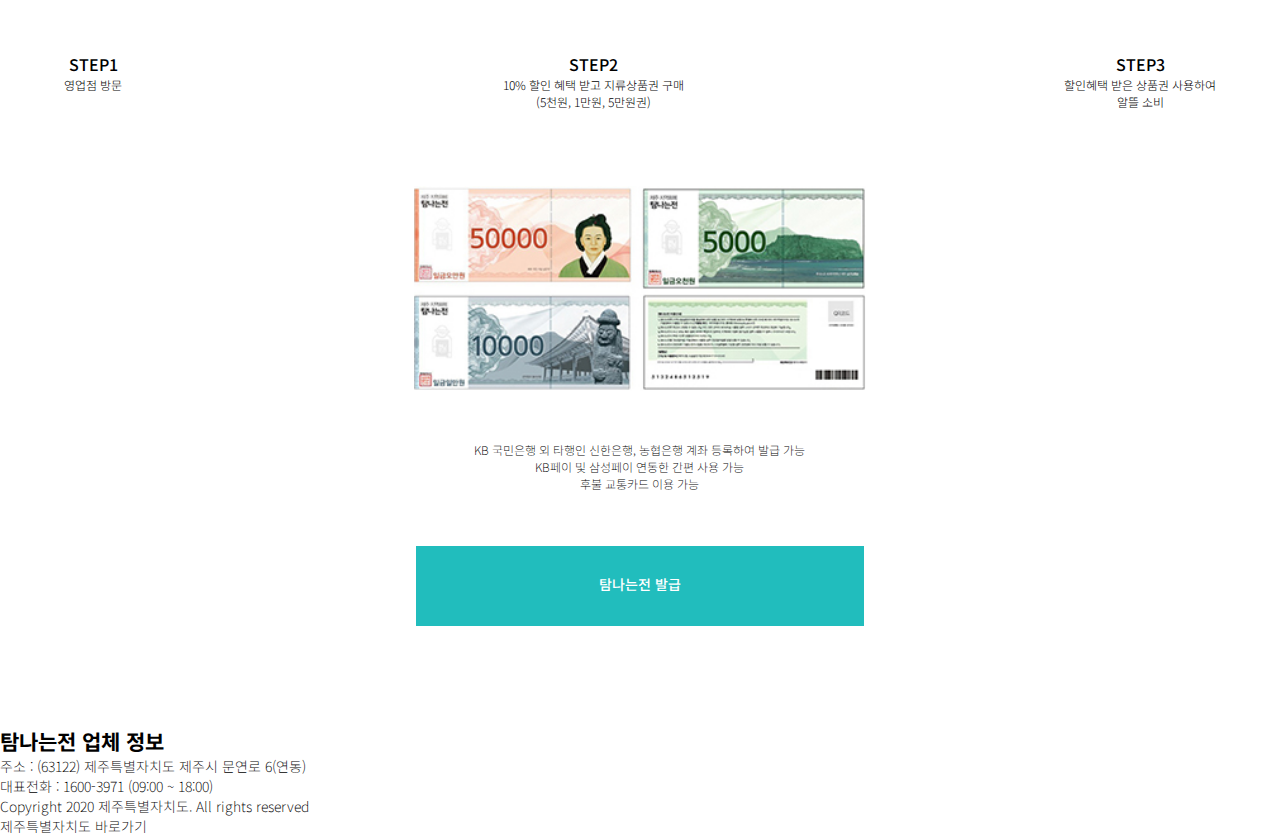
<file: web/mobile/intro.html>
<!DOCTYPE html>
<html lang="ko">

<head>
    <meta charset="UTF-8">
    <meta http-equiv="X-UA-Compatible" content="IE=edge">
    <meta name="viewport" content="width=device-width, initial-scale=1.0">
    <title>탐나는전 소개</title>
    <!-- css start -->
    <link rel="preconnect" href="https://fonts.gstatic.com">
    <link href="https://fonts.googleapis.com/css2?family=Noto+Sans+KR:wght@100;300;400;500;700;900&display=swap"
        rel="stylesheet">
    <link rel="shortcut icon" href="../../favicon.ico">
    <link rel="apple-touch-icon" href="../../favicon.ico" sizes="144x144">
    <link type="text/css" rel="stylesheet" href="css/reset.css">
    <link type="text/css" rel="stylesheet" href="css/intro.css">
    <link type="text/css" rel="stylesheet" href="css/header.css">
    <link type="text/css" rel="stylesheet" href="css/footer.css">
    <!-- css end -->
    <!-- script start -->
    <script src="https://code.jquery.com/jquery-3.6.0.js"></script>
    <script src="js/gnb.js"></script>
    <!-- script end -->
</head>

<body>
   <!-- header start -->
   <header id="header" class="header">
    <div class="header_box">
        <h1><a href="index.php" class="topmenu" title="메인">탐나는전</a></h1>
        <!-- gnb start -->
        <nav class="gnb" id="topwrap">
            <h2 class="topmenu">상단 메뉴</h2>
            <ul class="gnb_signin_join_wrap">
                    <li class="gnb_signin gnb_login signinall"><a href="signin.php" title="로그인" class="gnb_signin_link si">로그인</a></li>
                    <li class="gnb_join signinall"><a href="join.php" title="회원가입" class="gnb_join_link">회원가입</a></li>
                    <li class="gnb_signout gnb_login signinall"><a href="#" title="로그아웃" class="gnb_signin_link" onclick="log_out()">로그아웃</a></li>
                    <li class="gnb_join signinall"><a href="mypage.php?idx=<?php echo $s_idx; ?>" title="마이페이지" class="gnb_join_link">마이페이지</a></li>
            </ul>
            <ul class="gnb_menu_wrap">
                <li class="gnb_info"><a href="intro.php" class="topmenu menu" title="탐나는전 안내">탐나는전</a>
                    <ul class="gnb_info_sub sub">
                        <li><a href="intro.php#main" title="탐나는전 소개">탐나는전 소개</a></li>
                        <li><a href="intro.php#benefit" title="탐나는전 혜택">탐나는전 혜택</a></li>
                        <li><a href="intro.php#howto" title="탐나는전 발급방법">탐나는전 발급방법</a></li>
                    </ul>
                </li>
                <li class="gnb_personal"><a href="signin.php" class="topmenu menu" title="개인사용자 메뉴">개인사용자</a>
                    <ul class="gnb_personal_sub sub">
                        <li><a href="apply.php" title="카드 신청">카드 신청</a></li>
                        <li><a href="mycardapply.php" title="카드 등록">카드 등록</a></li>
                        <li><a href="payment_view.php" title="이용 내역">이용 내역</a></li>
                        <li><a href="shop_search1.php" title="가맹점 찾기">가맹점 찾기</a></li>
                    </ul>
                </li>
                <li class="gnb_shop "><a href="shop_benefit.php" class="topmenu menu" title="가맹점 메뉴">가맹점</a>
                    <ul class="gnb_shop_sub sub">
                        <li><a href="shop_benefit.php" title="가맹점 혜택">가맹점 혜택</a></li>
                        <li><a href="shop_apply.php" title="가맹점 등록">가맹점 등록</a></li>
                        <li><a href="shop_revenue.php" title="가맹점 매출확인">가맹점 매출확인</a></li>
                        <li><a href="shop_download.php" title="홍보물 다운">홍보물 다운</a></li>
                    </ul>
                </li>
                <li class="gnb_customer"><a href="notice.php" class="topmenu menu" title="고객센터">고객센터</a>
                    <ul class="gnb_customer_sub sub">
                        <li><a href="notice.php" title="공지사항">공지사항</a></li>
                        <li><a href="news.php" title="NEWS">NEWS</a></li>
                        <li><a href="qna_toggleopen.php" title="자주묻는질문">자주묻는질문</a></li>
                        <li><a href="contact.php" title="문의하기">문의하기</a></li>
                    </ul>
                </li>
            </ul>
        </nav>
        <a href="#" class="gnb_more topmenu">더보기</a>
    </div>
    <div class="gnb_sub_box">
        <div class="gnb_sub">
            <h3 class="blind">서브메뉴</h3>
        </div>
    </div>
    <!-- gnb end -->
</header>
<!-- header end -->
 <!-- main start -->
 <main id="main" class="main">
    <div class="tamna_what_is">
        <h2>탐나는전이란?</h2>
            <div class="tamna_what_is_txt">
                탐나는전은 지역 내 자본의 역외 유출을 막고, 지역 내 소비촉진을 통한 지역상권보호와 경제 활성화를 위해 제주특별자치도에서 발행하고<br>
                제주특별자치도 가맹점에서 사용할 수 있는 제주 전용 지역화폐입니다.<br>
                    카드형 충전 시 10% 추가적립 또는 종이형 상품권 구매 시 10% 할인 혜택을 받을 수 있어 더욱 좋아요.
            </div>
            <ul>
                <li>KB 국민카드</li>
                <li>코나카드</li>
                <li>종이형 상품권<br>(5천원, 1만원, 5만원)</li>
            </ul>
    </div>

    <div class="tamna_user_benefit" id="benefit">
        <h2>사용자 혜택</h2>

        <div class="tamna_user_benefit_txt">
            <p>카드형, 모바일형, 종이형 상품권 모두 파격적인 10% 혜택! 연말정산 시 30% 소득공제까지!<br>
                탐나는 것은 &lt;탐나는전&gt;으로!<br>
                탐나는전을 통한 지역 소비로 소상공인과 우리 함께 윈윈하는 경제를 만들어가요.</p>

            <p>전통시장 · 읍면 농협 하나로마트 · 농자재판매소 · 주유소 등 제주지역화폐 가맹점으로 등록된 업소 어디서든 사용이 가능합니다.</p>

        </div>
        <ol>
            <li>카드형, 모바일형 충전시 10% 추가 적립
                최대 월 70만원, 연 500만원 까지</li>

            <li>종이형 상품권 구매시 10% 즉시 할인
                사용시 현금영수증 발급 가능</li>

            <li>카드형, 모바일형 연말정산 시 소득공제 혜택
                30% 소득공제, 전통시장은 40%</li>
        </ol>
    </div>

    <div class="tamna_howto" id="howto">
        <h2>탐나는전 발급방법</h2>
        
        <ul class="tamna_howto_tap_menu tab">
            <li class="tamna_howto_KB_title tablinks active" onclick="openTab(event, 'tab1')">KB국민카드 체크카드</li>
            <li class="tamna_howto_Kona_title tablinks" onclick="openTab(event, 'tab2')">선불카드 코나아이</li>
            <li class="tamna_howto_Paper_title tablinks" onclick="openTab(event, 'tab3')">지류(종이상품권)형</li>
        </ul>

       <section id="tab1" class="tamna_howto_KB tabcontent">
        <h3 class="blind">KB</h3>
        
            <ul>
                <li>
                    <span class="KB_online_title">온라인 신청 : KB국민카드</span>
                    <ol class="KB_online_ol">
                        <li class="tamna_howto_KB_on_1"><span>STEP1</span>국민카드 웹,앱에서 '탐나는전'검색<br> (탐나는전 앱에서도 신청 가능)</li>
                        <li class="tamna_howto_KB_on_2"><span>STEP2</span>체크카드와 연동할 계좌 선택 후 카드 신청</li>
                        <li class="tamna_howto_KB_on_3"><span>STEP3</span>배송된 실물카드 '탐나는전 앱'등록</li>
                    </ol>
                </li>

                <li>
                    <span class="KB_offline_title">오프라인 신청 : 도내 KB국민은행 영업점 방문
                    </span>
                    <ol class="KB_offline_ol">
                        <li class="tamna_howto_KB_off_1"><span>STEP1</span>KB국민은행 영업점 방문</li>
                        <li class="tamna_howto_KB_off_2"><span>STEP2</span>탐나는전 체크카드 발급</li>
                        <li class="tamna_howto_KB_off_3"><span>STEP3</span>'탐나는전 앱'에 등록 및 충전</li>
                    </ol>
                </li>
            </ul>
        </section>

        <section id="tab2" class="tamna_howto_Kona tabcontent">
            <h3 class="blind">Kona</h3>
        <ul>
            <li>
                <span class="Kona_online_title">온라인 신청 : 탐나는전 APP</span>
                <ol class="Kona_online_ol">
                    <li class="tamna_howto_Kona_on_1"><span>STEP1</span>앱스토어에서<br> '탐나는전' 검색 후 앱 다운로드</li>
                    <li class="tamna_howto_Kona_on_2"><span>STEP2</span>회원가입 및 원하는 카드 선택 후 배송 신청</li>
                    <li class="tamna_howto_Kona_on_3"><span>STEP3</span>앱에서 배송된 실물카드 등록</li>
                </ol>
            </li>

            <li>
                <span class="Kona_offline_title">오프라인 신청 : 농협중앙회, 지역 농·축협 본점 및 제주은행</span>
                <ol class="Kona_offline_ol">
                    <li class="tamna_howto_Kona_off_1"><span>STEP1</span>영업점 방문</li>
                    <li class="tamna_howto_Kona_off_2"><span>STEP2</span>카드 발급 및 충전</li>
                    <li class="tamna_howto_Kona_off_3"><span>STEP3</span>'탐나는전 앱'에 등록 및 충전</li>
                </ol>
            </li>
        </ul>
        </section>

        <section id="tab3" class="tamna_howto_paper tabcontent">
            <h3 class="blind">Paper</h3>
            <ul>
                <li> 
                    <span class="paper_offline_title">오프라인 신청 : 농협중앙회, 지역 농·축협 본점 및 제주은행</span>
                    <ol class="paper_offline_ol">
                        <li class="tamna_howto_paper_off_1"><span>STEP1</span>영업점 방문</li>
                        <li class="tamna_howto_paper_off_2"><span>STEP2</span>10% 할인 혜택 받고 지류상품권 구매<br>(5천원, 1만원, 5만원권)</li>
                        <li class="tamna_howto_paper_off_3"><span>STEP3</span>할인혜택 받은 상품권 사용하여<br> 알뜰 소비</li>
                    </ol>
                </li>
            </ul>
                <div class="tamna_howto_paper_img">상품권 이미지</div>
                <div class="tamna_howto_paper_txt">KB 국민은행 외 타행인 신한은행, 농협은행 계좌 등록하여 발급 가능<br>
                    KB페이 및 삼성페이 연동한 간편 사용 가능<br>
                    후불 교통카드 이용 가능</div>
        </section> 

    </div>
    <div class="tamna_howto_button"><a href="apply.php">탐나는전 발급</a></div>
</main>

<!-- main end -->
    <!-- footer start -->
    <footer id="footer" class="footer">
        <div class="footer_box">
            <h2><a href="http://tamna.jeju.go.kr/mainView.do">탐나는전 업체 정보</a></h2>
            <div class="footer_txt">
                <address>주소 : (63122) 제주특별자치도 제주시 문연로 6(연동)</address>
                <p>대표전화 : 1600-3971 (09:00 ~ 18:00)</p>
                <p>Copyright 2020 제주특별자치도. All rights reserved</p>
            </div>
            <div class="footer_jejugoverment"><a href="https://www.jeju.go.kr/corona19.jsp">제주특별자치도 바로가기</a></div>
        </div>
    </footer>
   <!-- footer end -->
   <!-- script add  -->
   <script src="js/intro.js"></script>
</body>
</html>
</file>
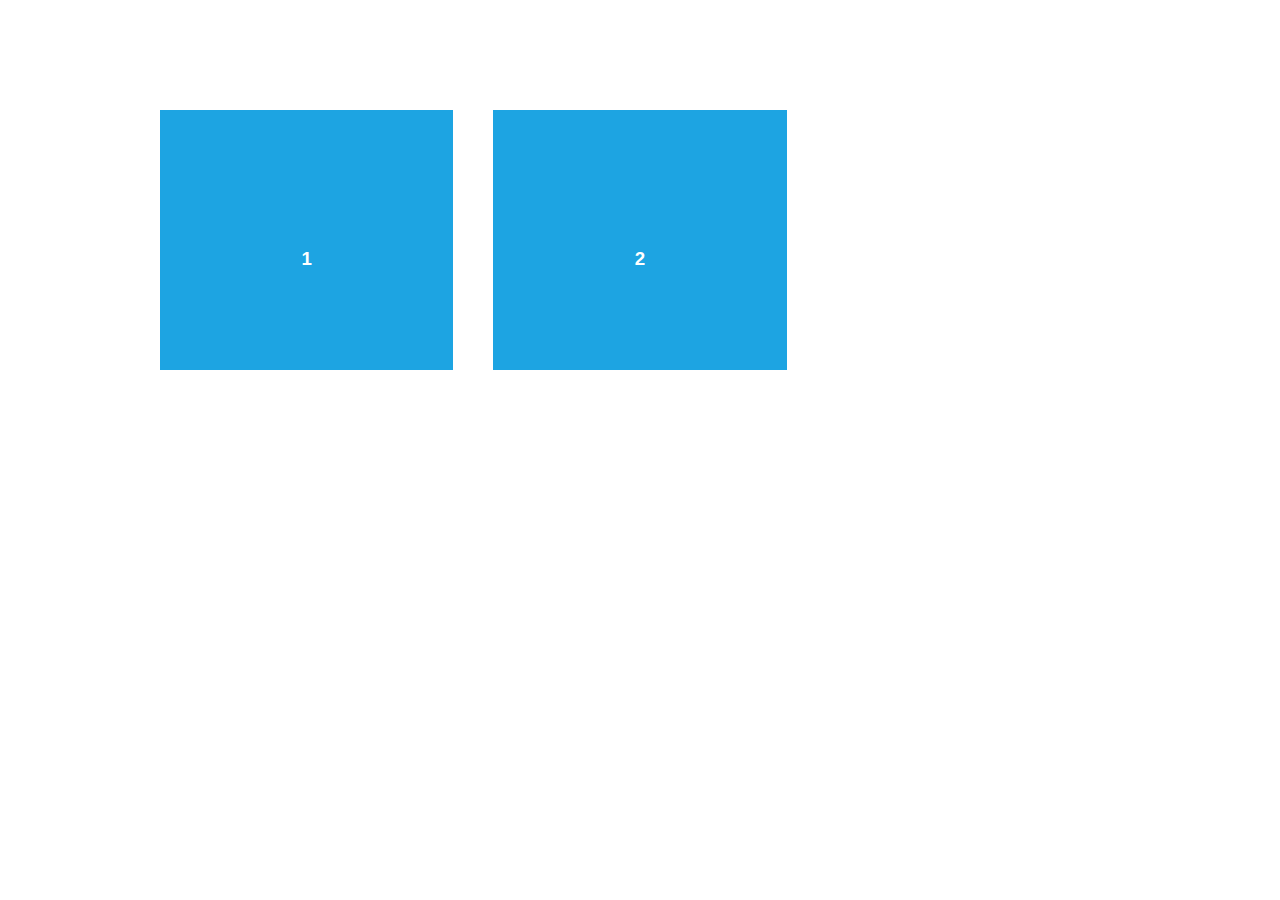
<file: node_modules/aos/demo/async.html>
<!DOCTYPE html>
<html>
  <head>
    <meta charset="utf-8">
    <title>AOS - Animate on scroll library</title>
    <meta name="viewport" content="width=device-width">
    <link rel="stylesheet" href="css/styles.css" />
    <link rel="stylesheet" href="../dist/aos.css" />
  </head>
  <body>
    <div id="aos-demo" class="aos-all"></div>

    <script src="../dist/aos.js"></script>
    <script>
      AOS.init({
        easing: 'ease-in-out-sine'
      });

      setInterval(addItem, 300);

      var itemsCounter = 1;
      var container = document.getElementById('aos-demo');

      function addItem () {
        if (itemsCounter > 42) return;
        var item = document.createElement('div');
        item.classList.add('aos-item');
        item.setAttribute('data-aos', 'fade-up');
        item.innerHTML = '<div class="aos-item__inner"><h3>' + itemsCounter + '</h3></div>';
        container.appendChild(item);
        itemsCounter++;
      }
    </script>
  </body>
</html>
</file>
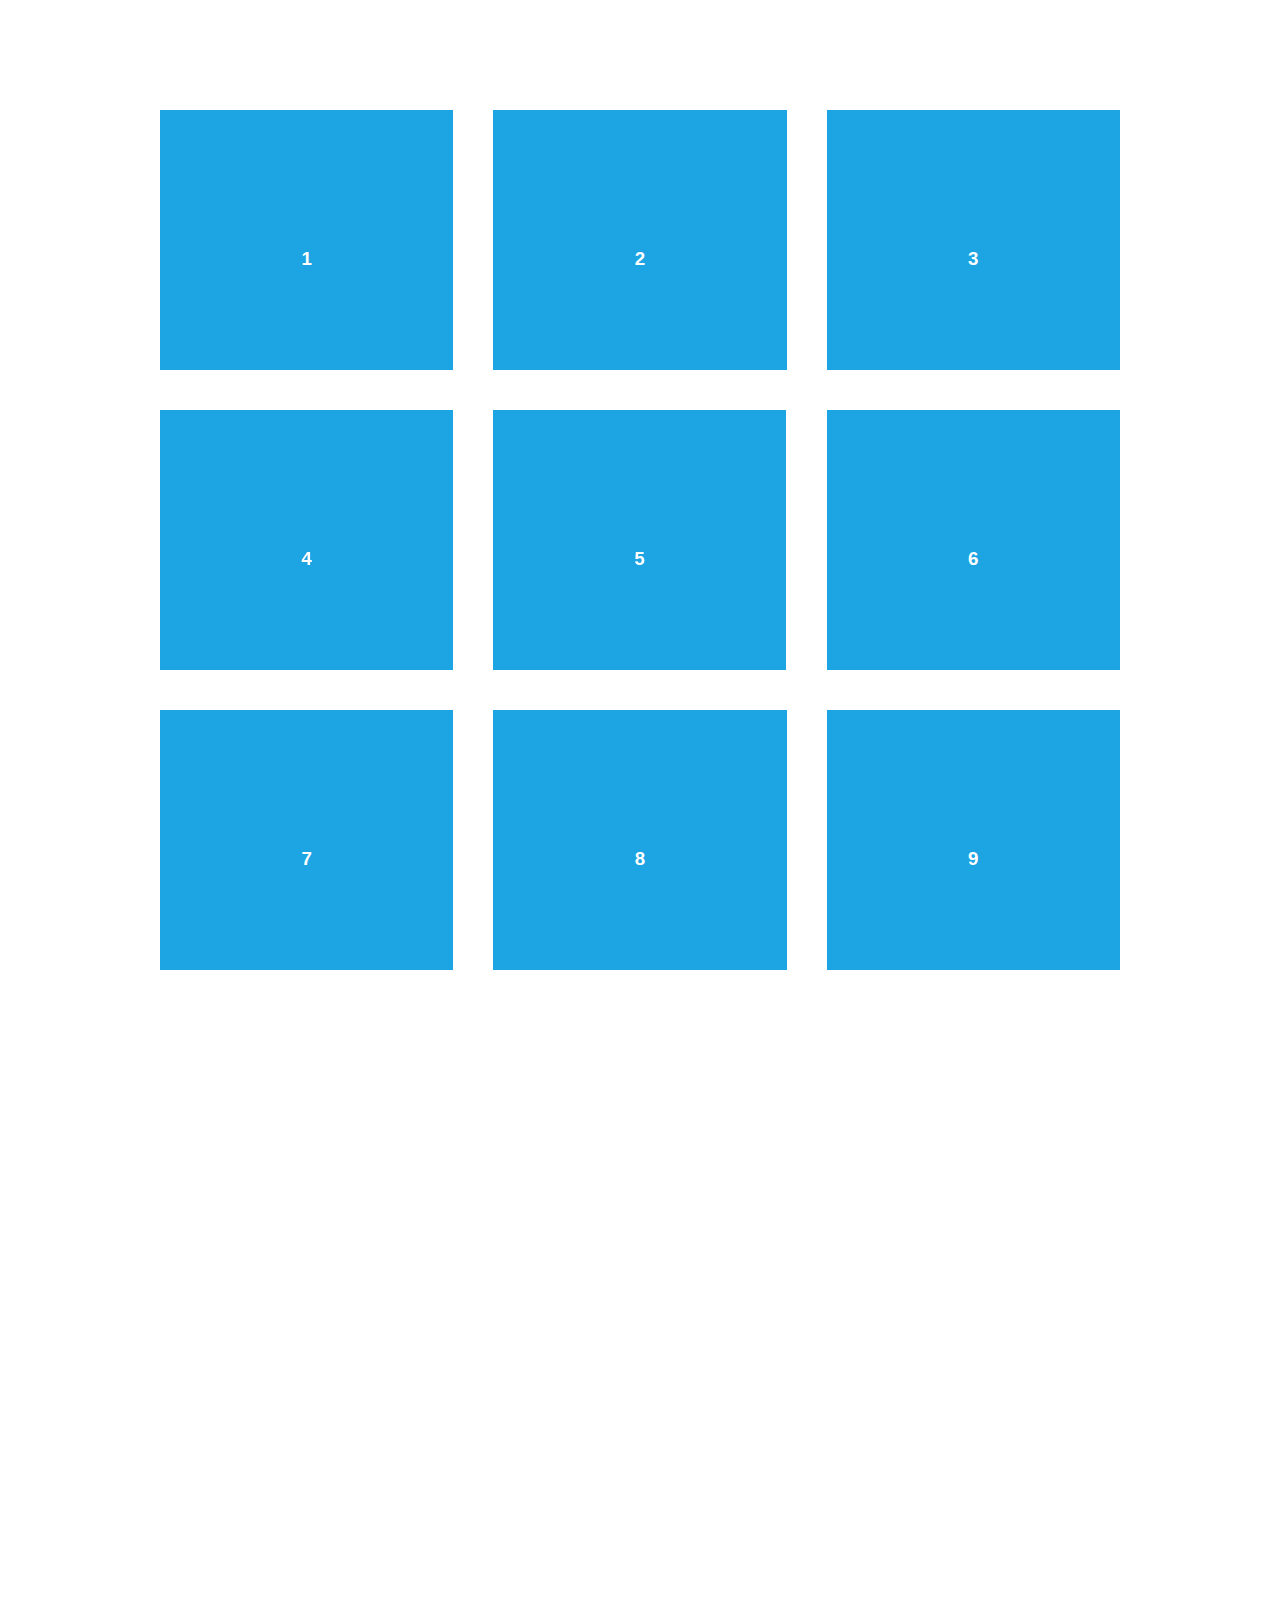
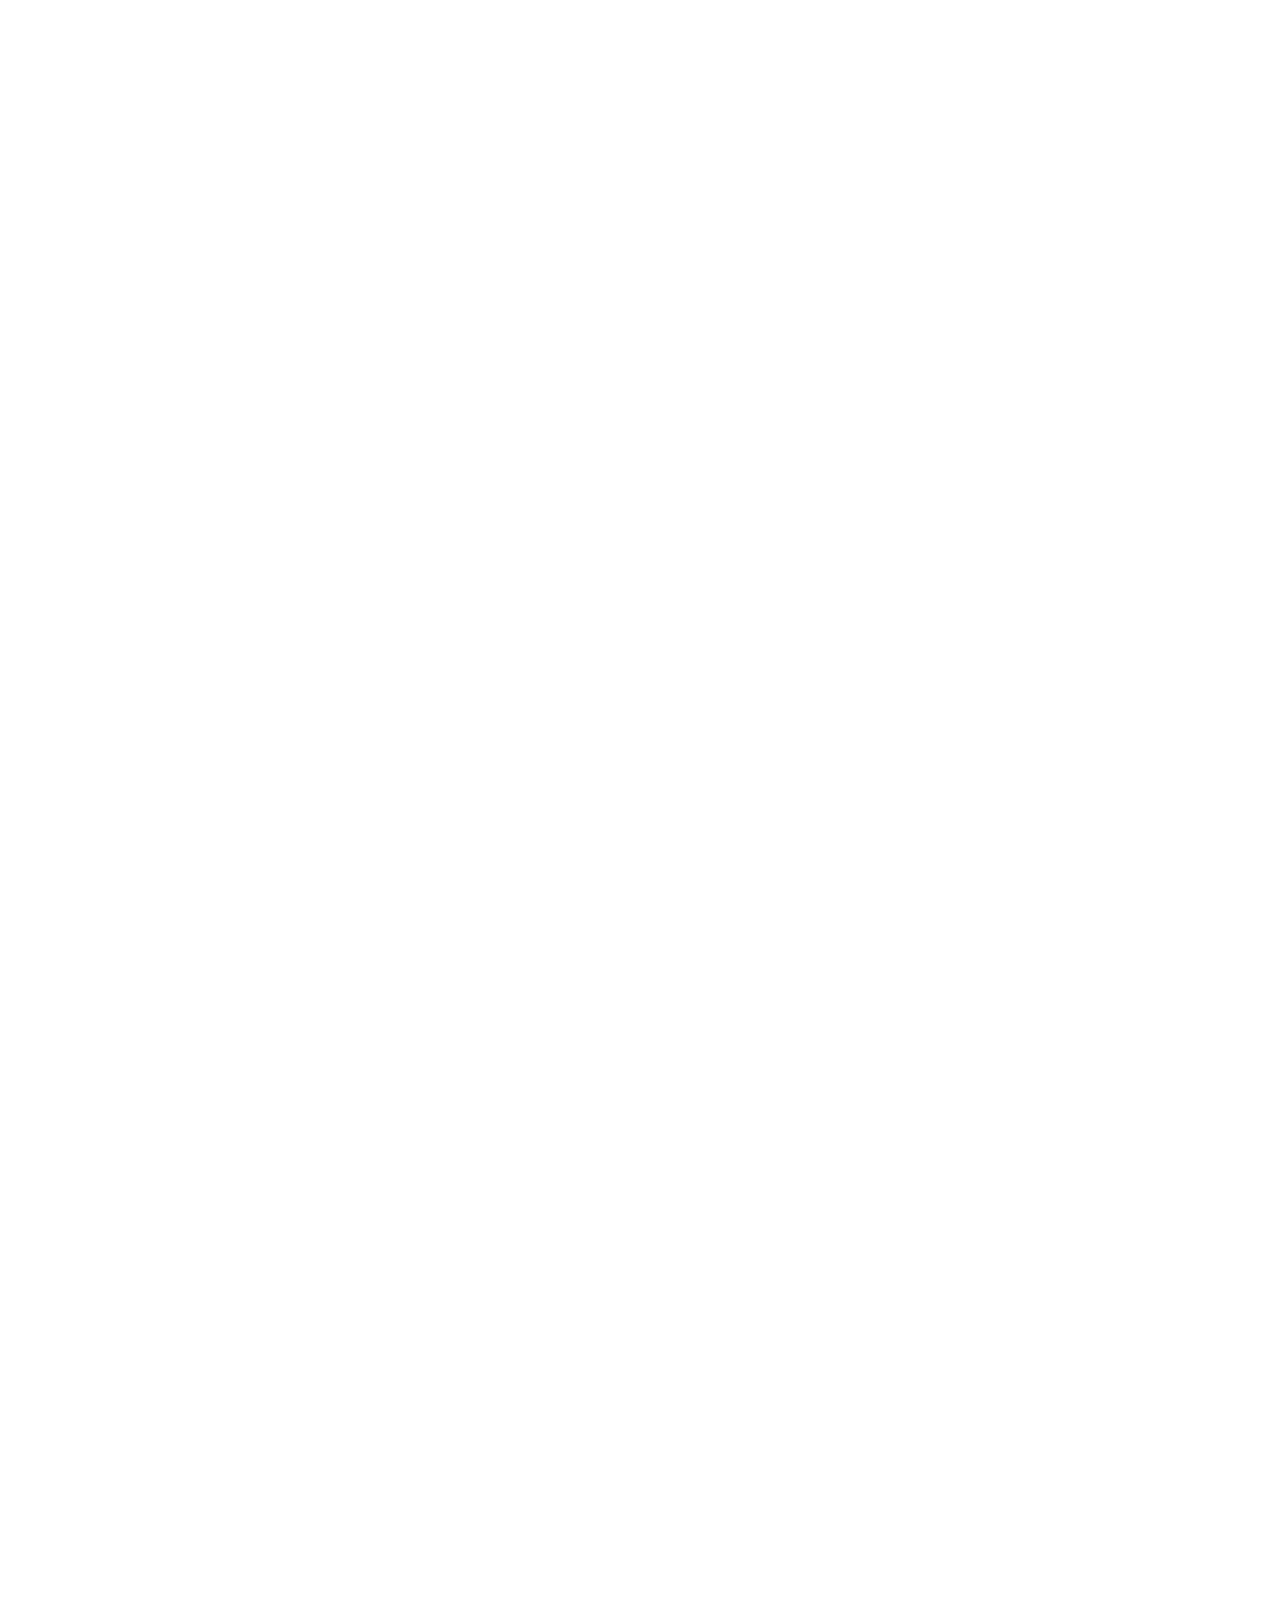
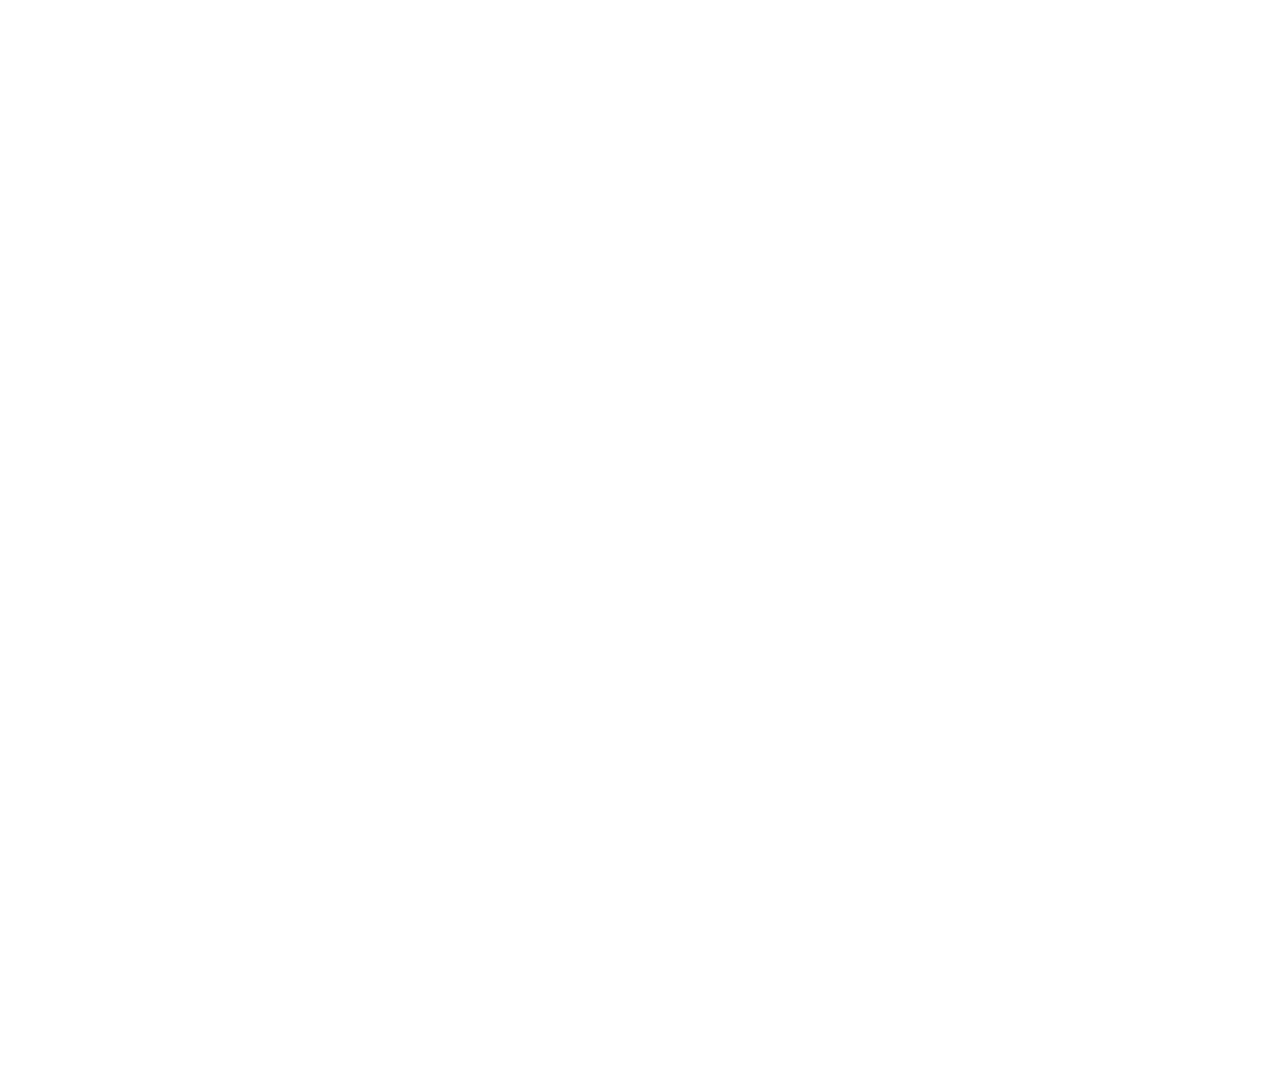
<file: node_modules/aos/demo/simple.html>
<!DOCTYPE html>
<html>
  <head>
    <meta charset="utf-8">
    <title>AOS - Animate on scroll library</title>
    <meta name="viewport" content="width=device-width">
    <link rel="stylesheet" href="css/styles.css" />
    <link rel="stylesheet" href="../dist/aos.css" />
    <!--[if lt IE 9]>
    <script src="//html5shiv.googlecode.com/svn/trunk/html5.js"></script>
    <![endif]-->
  </head>
  <body>
    <div id="transcroller-body" class="aos-all">
      <div class="aos-item" data-aos="fade-up">
        <div class="aos-item__inner"><h3>1</h3></div>
      </div>
      <div class="aos-item" data-aos="fade-down">
        <div class="aos-item__inner"><h3>2</h3></div>
      </div>
      <div class="aos-item" data-aos="zoom-out-down">
        <div class="aos-item__inner"><h3>3</h3></div>
      </div>
      <div class="aos-item" data-aos="flip-down">
        <div class="aos-item__inner"><h3>4</h3></div>
      </div>
      <div class="aos-item" data-aos="flip-up">
        <div class="aos-item__inner"><h3>5</h3></div>
      </div>
      <div class="aos-item" data-aos="fade-down">
        <div class="aos-item__inner"><h3>6</h3></div>
      </div>
      <div class="aos-item" data-aos="fade-in">
        <div class="aos-item__inner"><h3>7</h3></div>
      </div>
      <div class="aos-item" data-aos="fade-down">
        <div class="aos-item__inner"><h3>8</h3></div>
      </div>
      <div class="aos-item" data-aos="fade-in">
        <div class="aos-item__inner"><h3>9</h3></div>
      </div>
      <div class="aos-item" data-aos="fade-down">
        <div class="aos-item__inner"><h3>10</h3></div>
      </div>
      <div class="aos-item" data-aos="fade-up">
        <div class="aos-item__inner"><h3>11</h3></div>
      </div>
      <div class="aos-item" data-aos="fade-down">
        <div class="aos-item__inner"><h3>12</h3></div>
      </div>
      <div class="aos-item" data-aos="fade-in">
        <div class="aos-item__inner"><h3>13</h3></div>
      </div>
      <div class="aos-item" data-aos="fade-up">
        <div class="aos-item__inner"><h3>14</h3></div>
      </div>
      <div class="aos-item" data-aos="fade-in">
        <div class="aos-item__inner"><h3>15</h3></div>
      </div>
      <div class="aos-item" data-aos="fade-up">
        <div class="aos-item__inner"><h3>16</h3></div>
      </div>
      <div class="aos-item" data-aos="fade-down">
        <div class="aos-item__inner"><h3>17</h3></div>
      </div>
      <div class="aos-item" data-aos="fade-up">
        <div class="aos-item__inner"><h3>18</h3></div>
      </div>
      <div class="aos-item" data-aos="zoom-out">
        <div class="aos-item__inner"><h3>19</h3></div>
      </div>
      <div class="aos-item" data-aos="fade-up">
        <div class="aos-item__inner"><h3>20</h3></div>
      </div>
      <div class="aos-item" data-aos="zoom-out">
        <div class="aos-item__inner"><h3>21</h3></div>
      </div>
      <div class="aos-item" data-aos="fade-in">
        <div class="aos-item__inner"><h3>22</h3></div>
      </div>
      <div class="aos-item" data-aos="zoom-out-up">
        <div class="aos-item__inner"><h3>23</h3></div>
      </div>
      <div class="aos-item" data-aos="zoom-out-down">
        <div class="aos-item__inner"><h3>24</h3></div>
      </div>
      <div class="aos-item" data-aos="fade-in">
        <div class="aos-item__inner"><h3>25</h3></div>
      </div>
      <div class="aos-item" data-aos="fade-in">
        <div class="aos-item__inner"><h3>26</h3></div>
      </div>
      <div class="aos-item" data-aos="fade-in">
        <div class="aos-item__inner"><h3>27</h3></div>
      </div>
      <div class="aos-item" data-aos="fade-in">
        <div class="aos-item__inner"><h3>28</h3></div>
      </div>
      <div class="aos-item" data-aos="fade-in">
        <div class="aos-item__inner"><h3>29</h3></div>
      </div>
      <div class="aos-item" data-aos="fade-in">
        <div class="aos-item__inner"><h3>30</h3></div>
      </div>
      <div class="aos-item" data-aos="fade-in">
        <div class="aos-item__inner"><h3>31</h3></div>
      </div>
      <div class="aos-item" data-aos="fade-in">
        <div class="aos-item__inner"><h3>32</h3></div>
      </div>
      <div class="aos-item" data-aos="fade-in">
        <div class="aos-item__inner"><h3>33</h3></div>
      </div>
      <div class="aos-item" data-aos="fade-in">
        <div class="aos-item__inner"><h3>34</h3></div>
      </div>
      <div class="aos-item" data-aos="fade-in">
        <div class="aos-item__inner"><h3>35</h3></div>
      </div>
      <div class="aos-item" data-aos="fade-in">
        <div class="aos-item__inner"><h3>36</h3></div>
      </div>
      <div class="aos-item" data-aos="fade-in">
        <div class="aos-item__inner"><h3>37</h3></div>
      </div>
      <div class="aos-item" data-aos="fade-in">
        <div class="aos-item__inner"><h3>38</h3></div>
      </div>
      <div class="aos-item" data-aos="fade-in">
        <div class="aos-item__inner"><h3>39</h3></div>
      </div>
      <div class="aos-item" data-aos="fade-in">
        <div class="aos-item__inner"><h3>40</h3></div>
      </div>
      <div class="aos-item" data-aos="fade-in">
        <div class="aos-item__inner"><h3>41</h3></div>
      </div>
      <div class="aos-item" data-aos="fade-in">
        <div class="aos-item__inner"><h3>42</h3></div>
      </div>
    </div>

    <script src="../dist/aos.js"></script>
    <script>
      AOS.init({
        easing: 'ease-in-out-sine'
      });
    </script>

    <!-- <script src="//cdnjs.cloudflare.com/ajax/libs/require.js/2.1.11/require.min.js"></script>
    <script>
      requirejs.config({
          baseUrl: '../dist',
      });

      require(['aos'], function(AOS){
          AOS.init({
              easing: 'ease-in-out-sine'
          });
      });
    </script> -->
  </body>
</html>
</file>
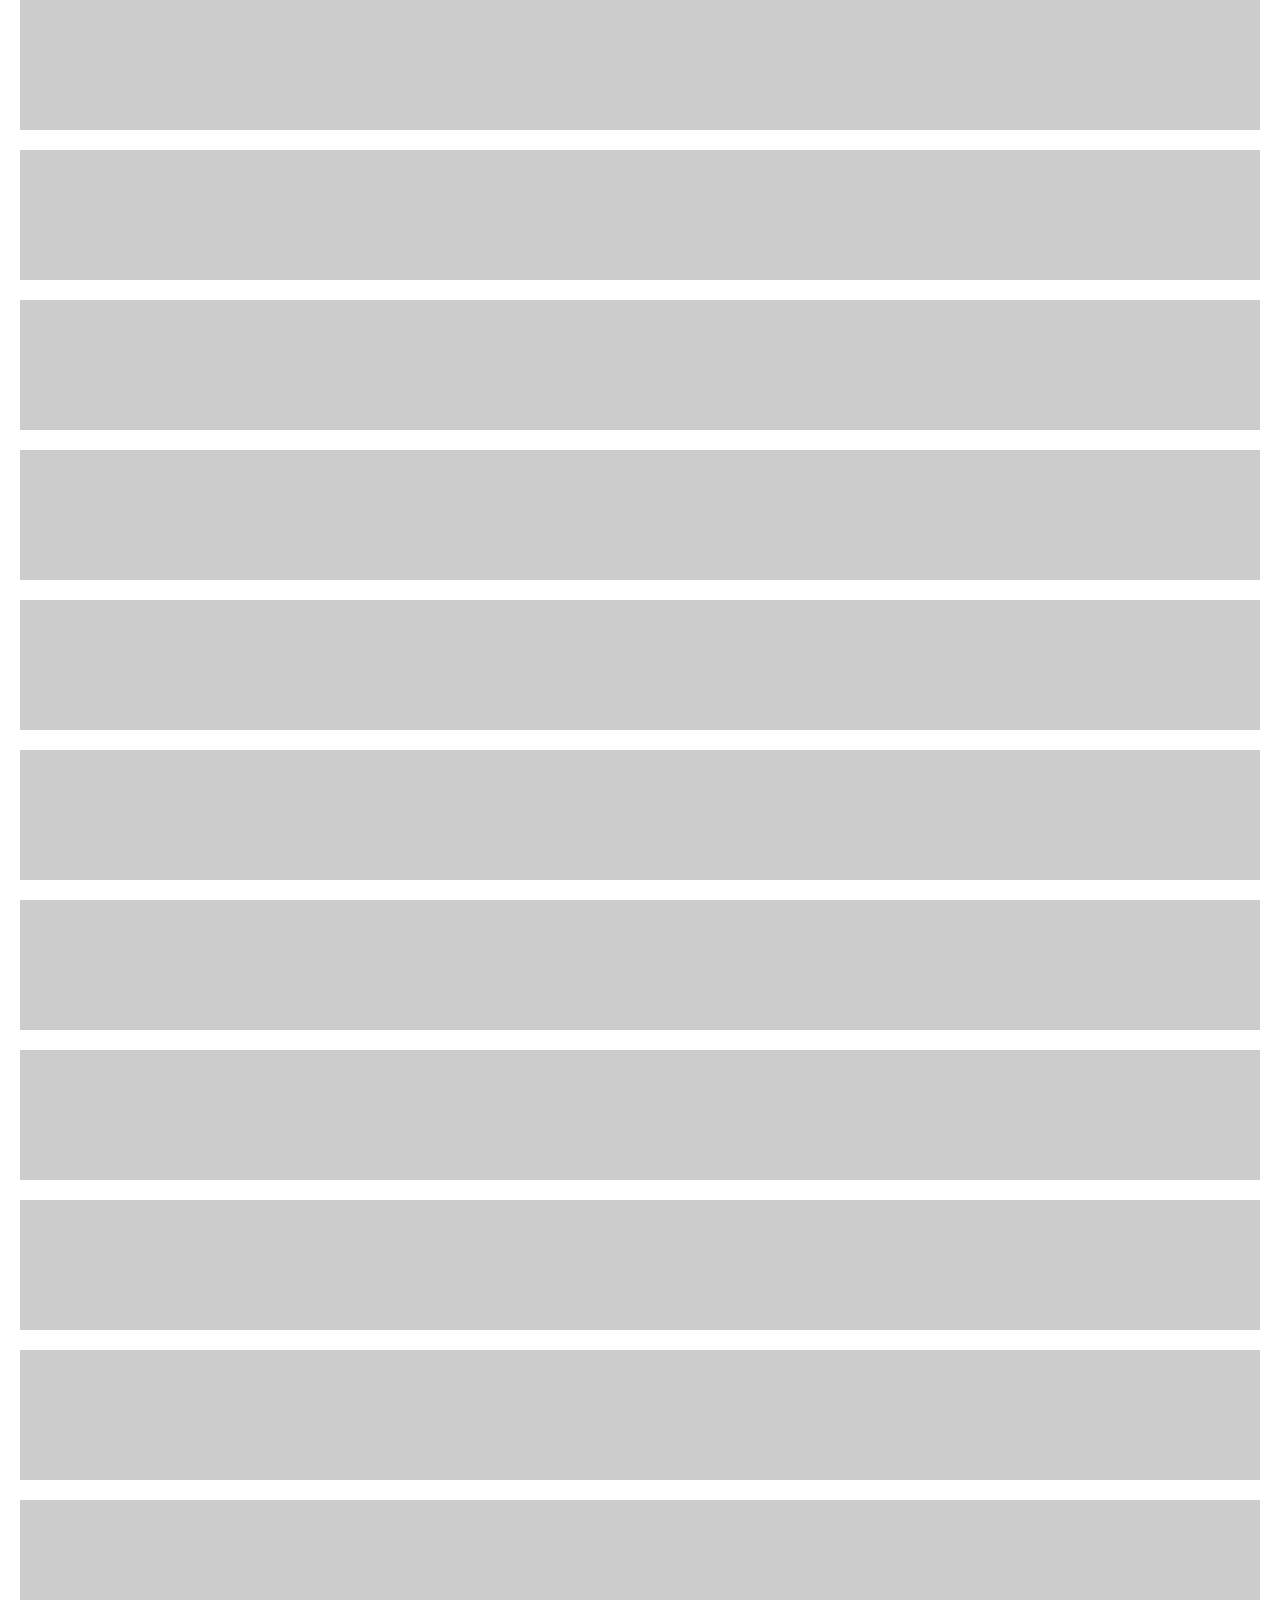
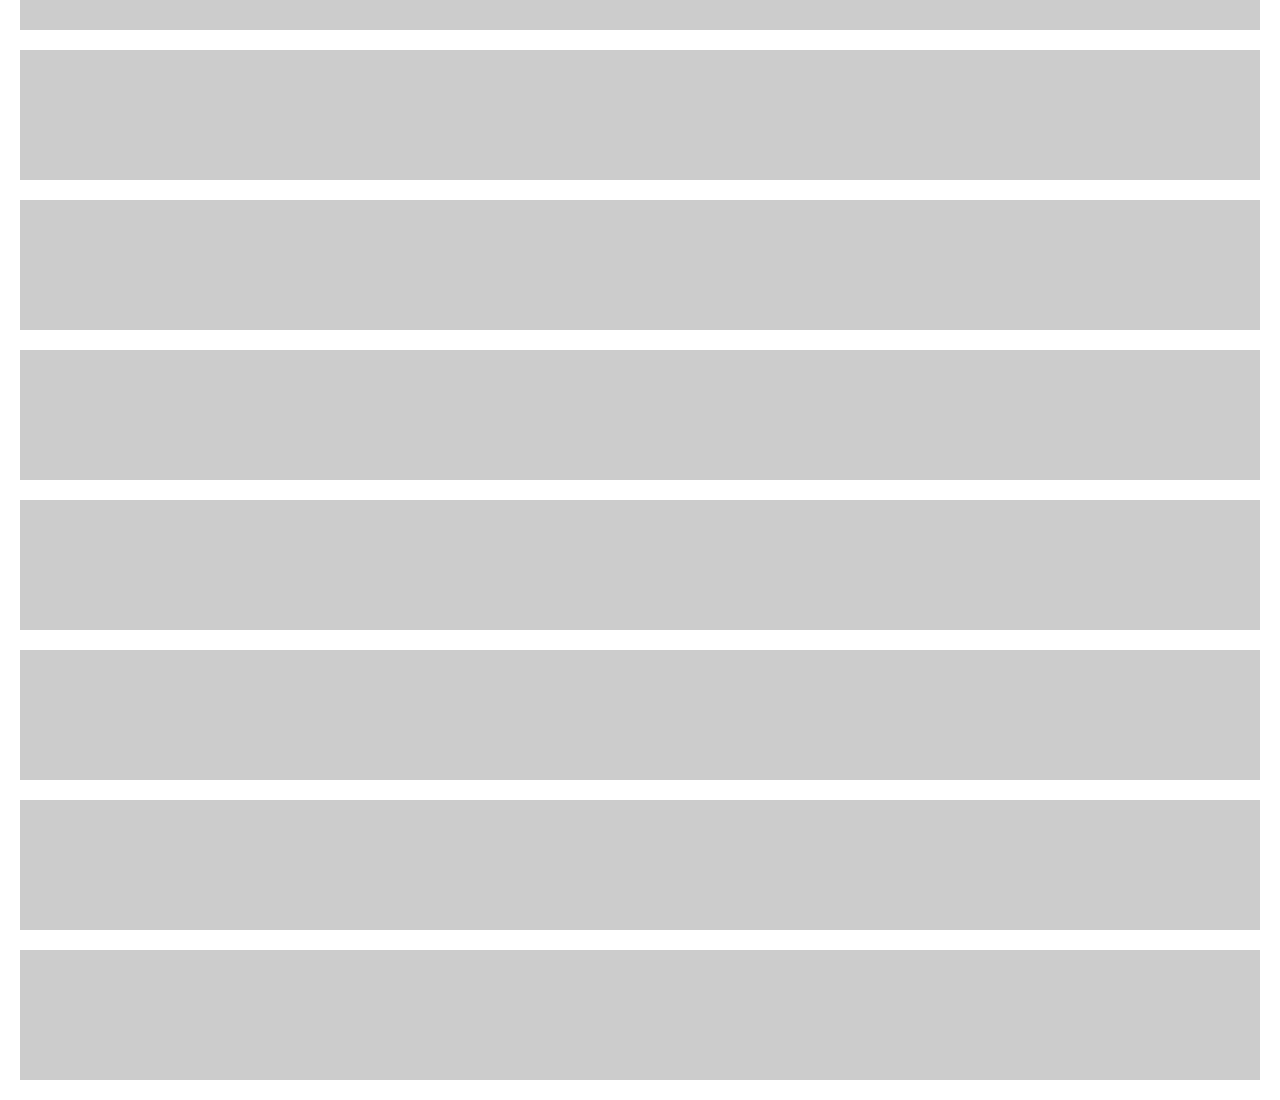
<file: node_modules/aos/test/fixtures/aos-offset.fixture.html>
<!DOCTYPE html>
<html>
  <head>
    <title></title>
    <style type="text/css">
      * {box-sizing: border-box;}
      body {
        margin: 0; padding: 0 20px; text-align: center;
      }
      .aos-item {
        width: 100%; height: 130px; margin: 0 0 20px 0; background: #ccc;
      }
    </style>
  </head>
  <body class="body">
    <div class="aos-item aos-item--1" data-aos-offset="50" data-aos="fade"></div>
    <div class="aos-item aos-item--2" data-aos-offset="50" data-aos="fade-up"></div>
    <div class="aos-item aos-item--3" data-aos-offset="50" data-aos="fade-down"></div>
    <div class="aos-item aos-item--4" data-aos-offset="50" data-aos="fade-left"></div>
    <div class="aos-item aos-item--5" data-aos-offset="50" data-aos="fade-right"></div>
    <div class="aos-item aos-item--6" data-aos-offset="50" data-aos="flip-up"></div>
    <div class="aos-item aos-item--7" data-aos-offset="50" data-aos="flip-down"></div>
    <div class="aos-item aos-item--8" data-aos-offset="50" data-aos="flip-left"></div>
    <div class="aos-item aos-item--9" data-aos-offset="50" data-aos="flip-right"></div>
    <div class="aos-item aos-item--10" data-aos-offset="50" data-aos="zoom-in"></div>
    <div class="aos-item aos-item--11" data-aos-offset="50" data-aos="zoom-in-up"></div>
    <div class="aos-item aos-item--12" data-aos-offset="50" data-aos="zoom-in-down"></div>
    <div class="aos-item aos-item--13" data-aos-offset="50" data-aos="zoom-in-left"></div>
    <div class="aos-item aos-item--14" data-aos-offset="50" data-aos="zoom-in-right"></div>
    <div class="aos-item aos-item--15" data-aos-offset="50" data-aos="slide-up"></div>
    <div class="aos-item aos-item--16" data-aos-offset="50" data-aos="slide-down"></div>
    <div class="aos-item aos-item--17" data-aos-offset="50" data-aos="slide-left"></div>
    <div class="aos-item aos-item--18" data-aos-offset="50" data-aos="slide-right"></div>
  </body>
</html>
</file>
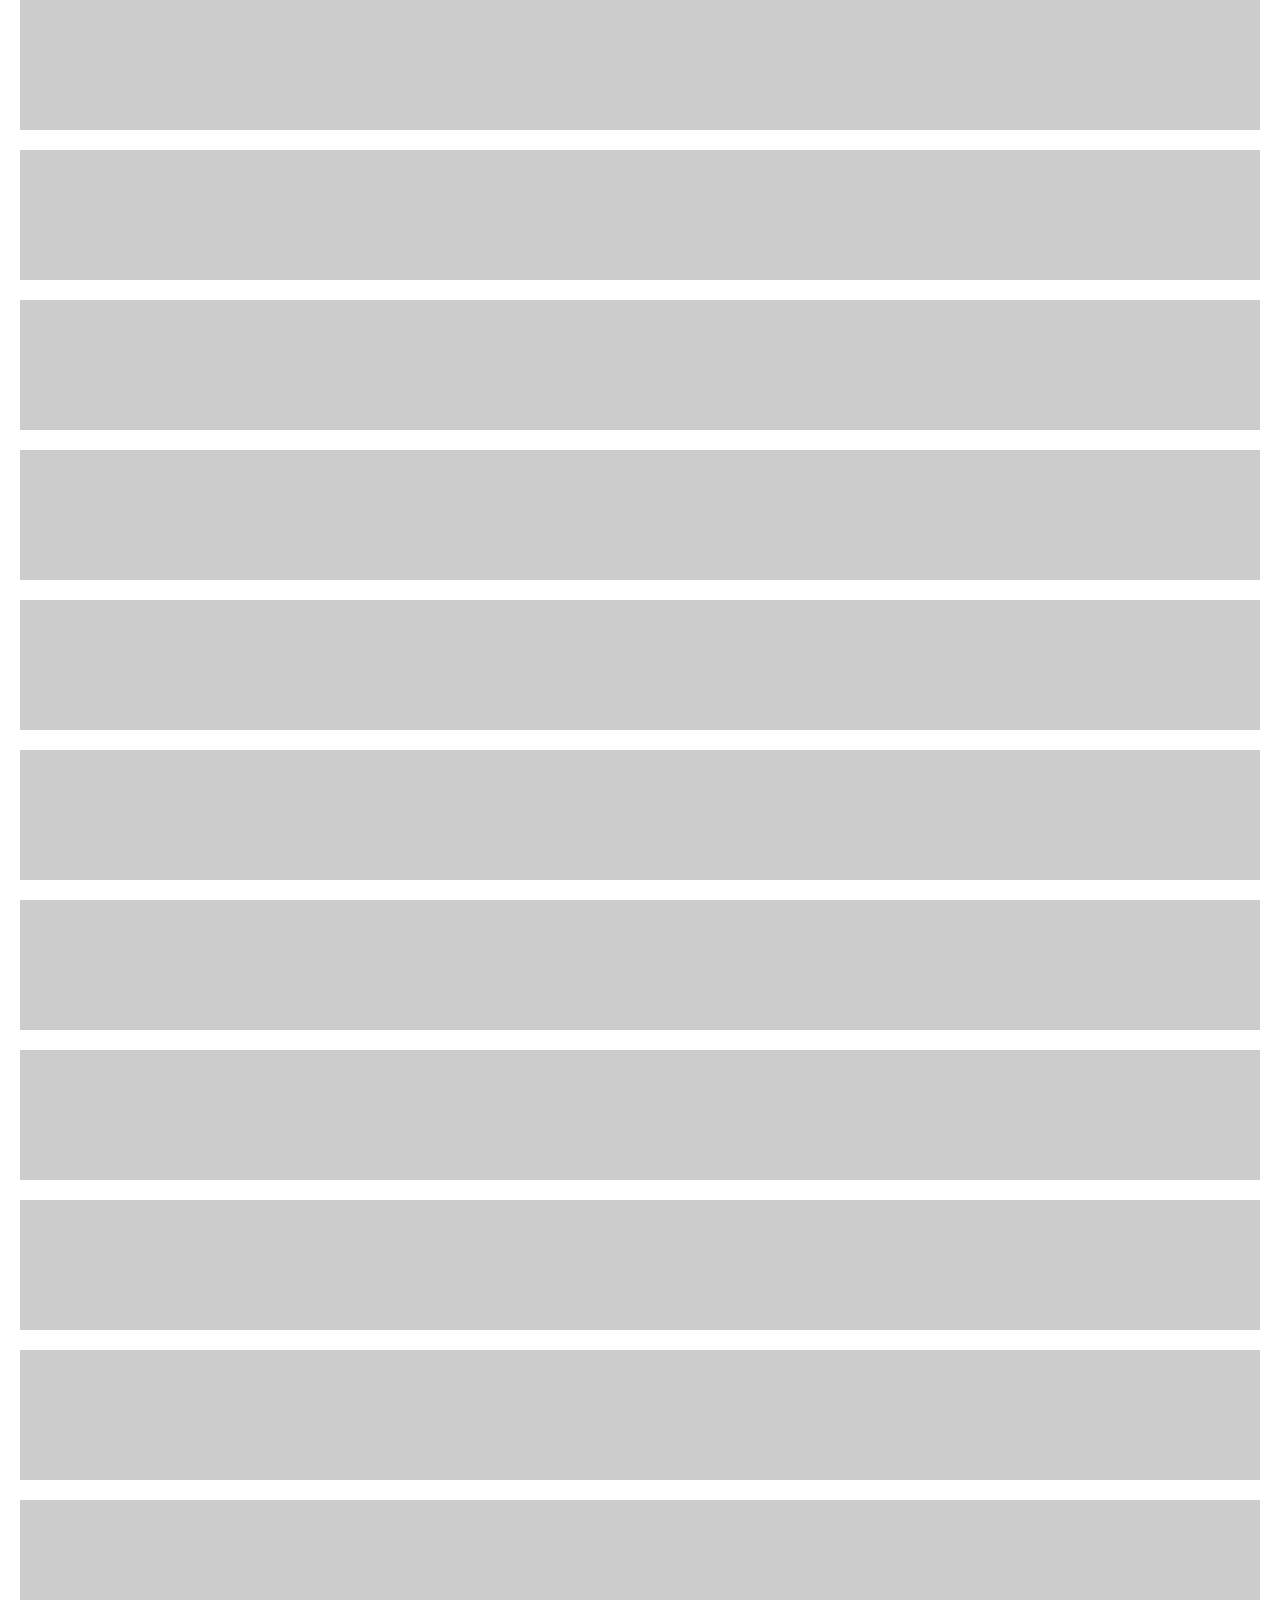
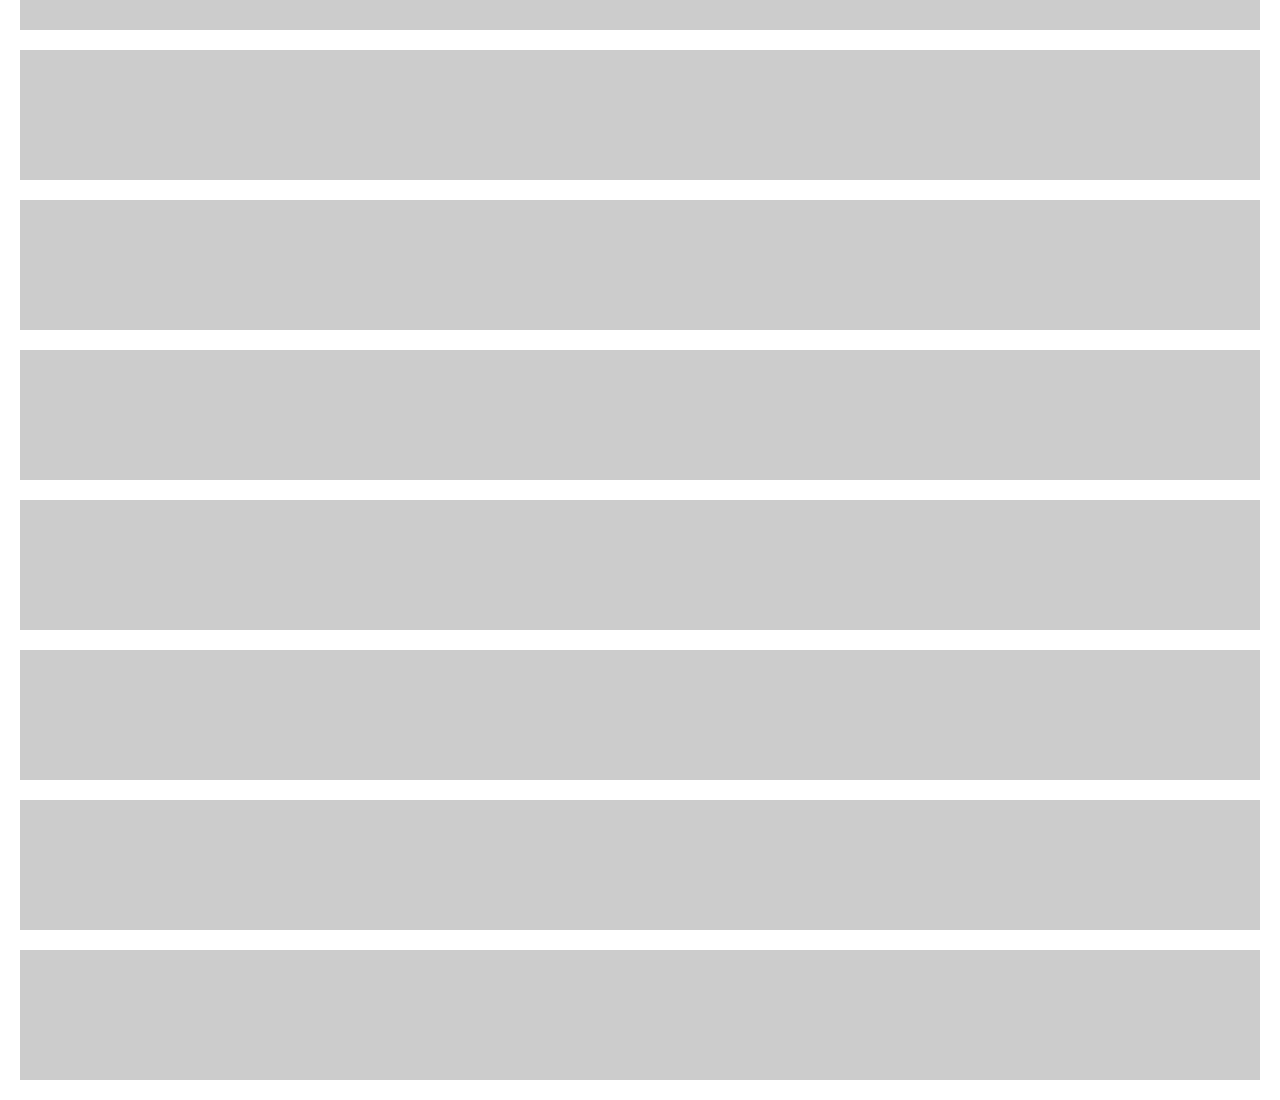
<file: node_modules/aos/test/fixtures/aos.fixture.html>
<!DOCTYPE html>
<html>
  <head>
    <title></title>
    <style type="text/css">
      * {box-sizing: border-box;}
      body {
        margin: 0; padding: 0 20px; text-align: center;
      }
      .aos-item {
        width: 100%; height: 130px; margin: 0 0 20px 0; background: #ccc;
      }
    </style>
  </head>
  <body class="body">
    <div class="aos-item aos-item--1" data-aos="fade"></div>
    <div class="aos-item aos-item--2" data-aos="fade-up"></div>
    <div class="aos-item aos-item--3" data-aos="fade-down"></div>
    <div class="aos-item aos-item--4" data-aos="fade-left"></div>
    <div class="aos-item aos-item--5" data-aos="fade-right"></div>
    <div class="aos-item aos-item--6" data-aos="flip-up"></div>
    <div class="aos-item aos-item--7" data-aos="flip-down"></div>
    <div class="aos-item aos-item--8" data-aos="flip-left"></div>
    <div class="aos-item aos-item--9" data-aos="flip-right"></div>
    <div class="aos-item aos-item--10" data-aos="zoom-in"></div>
    <div class="aos-item aos-item--11" data-aos="zoom-in-up"></div>
    <div class="aos-item aos-item--12" data-aos="zoom-in-down"></div>
    <div class="aos-item aos-item--13" data-aos="zoom-in-left"></div>
    <div class="aos-item aos-item--14" data-aos="zoom-in-right"></div>
    <div class="aos-item aos-item--15" data-aos="slide-up"></div>
    <div class="aos-item aos-item--16" data-aos="slide-down"></div>
    <div class="aos-item aos-item--17" data-aos="slide-left"></div>
    <div class="aos-item aos-item--18" data-aos="slide-right"></div>
  </body>
</html>
</file>
<file: rwd/css/sampio.css>
/* 1024px 이상 PC */
/* modal */

@keyframes modal_animation{
    0% {
    opacity: 0;
    }
    50% {
    opacity: 0.5;
    }
    100% {
    opacity: 1;
    }
}
.modal_wrap { 
    position: absolute; 
    width: 100%; 
    height: 100vh; 
    top: 0; 
    left: 0; 
    background-color: rgba(50, 50, 50, 0.4); 
    z-index: 100;
    display: none; 
} 
.modal { 
    position: absolute; 
    width: 500px; 
    height: 500px; 
    top: 50%; 
    left: 50%; 
    padding: 30px;
    border-top: 50px solid #eee;
    border-bottom: 50px solid #eee;
    box-sizing: border-box;
    text-align: center; 
    background-color: white;
    border-radius: 10px; 
    box-shadow: 0 2px 3px 0 rgba(150, 150, 150, 0.2); 
    transform: translateX(-50%) translateY(-50%); 
}
.modal_alert_img{
    width: 30%;
    height: auto;
    margin-bottom: 20px;
    margin-top: 10px;
    animation-name: modal_animation;
    animation-duration: 1.5s;
    animation-timing-function:linear;
    animation-delay: 0s;
    animation-direction: alternate;
    animation-iteration-count: infinite;
}
p{
    font-size: 12px;
    line-height: 1.5em;
}
p>span{
    color: crimson;
}
.modal_close_btn{
    margin-top: 30px;
    font-size: 18px;
    color: palevioletred;
    font-weight: 600;
    transition: all 0.5s;
    
}
.modal_close_btn:hover{
        color: darkred;
        transition: all 0.5s;
}

.modal_wrap.active { 
display: block; 
} 
    
/* body */
body {
    position: relative;
    width: 1920px;
    height: 100%;
    margin: auto;
    font-family: 'Noto Sans KR', sans-serif;
    font-size: 16px;
}

/* header start */
.header{
    position: relative;
    display: flex;
    flex-direction: row;
    border-top: 4px solid #ae2223;
    width: 1920px;
    height: 120px;
    justify-content: center;
    align-items: center;
}
.header_container{
    position: absolute;
    display: flex;
    width: 1820px;
    height: 80px;
    margin-top: 24px;
    justify-content: center;
    flex-flow: row nowrap;
}
.sam_top_menu_wrap{
    width: 678px;
    height: 80px;
}
.sam_top_menu{
    display: flex;
    width: 140px;
    height: 14px;
    margin: 0;
    flex-flow: row nowrap;
    justify-content: space-between;
}
.sam_top_menu>li>a{
    font-size: 0.75rem;
    font-weight: 500;
    color: #ae2223;
}
.sam_top_menu>li>a:hover{
    text-decoration: underline;
}
.sam_top_menu>li:first-child::after{
    content: "|";
    color: #444;
    margin-left: 8px;
    opacity: 50%;
    font-size: 0.75rem;
}
.sam_top_menu>li:last-child::before{
    content: "|";
    color: #444;
    margin-right: 8px;
    opacity: 50%;
    font-size: 0.75rem;
}
.sam_main_menu_wrap{
    display: flex;
    width: 465px;
    height: 80px;
    flex-flow: column wrap;
    justify-content: center;
    align-items: center;
}
.sam_logo{
    display: flex;
    justify-content: center;
    margin-bottom: 20px;
}
.sam_logo>h1{
    width: 98px;
    height: 38px;
    background: url(../images/sam_logo.jpg) no-repeat;
    text-indent: -9999px;
}
.sam_logo>h1>a{
    display: block;
    height: 100%;
}
.sam_logo_menu_wrap{
    width: 464px;
    height: 20px;
}
.sam_logo_menu{
    display: flex;
    flex-flow: row nowrap;
    justify-content: space-between;
    box-sizing: border-box;
}
.nav{
    position: relative;
    display: block;
    font-size: 1rem;
    font-weight: 500;
    color: #333;
    letter-spacing: 0.001em;
    bottom: 5px;
}
.sam_user_menu_wrap{
    display: flex;
    width: 678px;
    height: 80px;
    flex-flow: row wrap;
    justify-content: flex-end;
}
.sam_user_menu{
    display: flex;
    width: 202px;
    height: 15px;
    justify-content: space-between;
}
.sam_user_menu li>a{
    display: inline-block;
    height: 15px;
    font-size: 0.75rem;
    font-weight: 400;
    color: #666;
}
.sam_user_menu li>a:hover{
    color: #ae2223;
    text-decoration: underline;
}
.sam_user_menu>li:nth-child(1)::after{
    content: "|";
    color: #444;
    margin-left: 10px;
    opacity: 50%;
    font-size: 0.75rem;
}
.sam_user_menu>li:nth-child(2)::after{
    content: "|";
    color: #444;
    margin-left: 10px;
    opacity: 50%;
    font-size: 0.75rem;
}
.sam_user_menu>li:nth-child(3)::after{
    content: "|";
    color: #444;
    margin-left: 10px;
    opacity: 50%;
    font-size: 0.75rem;
}
.search_btn{
    width: 15px;
    height: 15px;
    background: url(../images/search.jpg) no-repeat;
    text-indent: -9999px;
    margin-top: 8px;
}
/* sub 전체 */
#sub1 {
    display: none;
}
#sub2 {
    display: none;
}
#sub3 {
    display: none;
}
#sub4 {
    display: none;
}
.sam_sub_box{
    position: absolute;
    display: none;
    top: 88px;
    left: 0px;
    width: 100%;
    height: 46px;
    border-top: 1px solid #ddd;
    border-bottom: 1px solid rgba(110, 110, 110, 0.5);
    background: #fff;
    z-index: 1;
}
/* 개별 sub */

/* 우리맛 연구 */
.nav_list:nth-child(1):hover{
    border-bottom: 2px solid #a8a4a1;
    padding-bottom: 6px;
}
.nav_list>:nth-child(1){
    display: flex;
    flex-flow: column nowrap;
    align-items: center;
}
.sub_research{
    position: absolute;
    display: flex;
    width: 340px;
    height: 46px;
    top: 89px;
    left: 545px;
    justify-content: space-between;
    align-items: center;
    z-index: 2;
}
.sub_research a{
    display: inline-block;
    float: left;
    font-size: 0.8rem;
    font-weight: 500;
    color: #9b9b9b;
}
/* 우리맛 체험 */
.nav_list:nth-child(2):hover{
    border-bottom: 2px solid #a8a4a1;
    padding-bottom: 6px;
}
.nav_list>:nth-child(2){
    display: flex;
    flex-flow: column nowrap;
    align-items: center;
}
.sub_ex{
    position: absolute;
    display: flex;
    width: 890px;
    height: 46px;
    top: 89px;
    left: 460px;
    justify-content: space-between;
    align-items: center;
    z-index: 2;
}
.sub_ex a{
    display: inline-block;
    float: left;
    font-size: 0.8rem;
    font-weight: 500;
    color: #9b9b9b;
}
/* 샘표 소개 */
.nav_list:nth-child(3):hover{
    border-bottom: 2px solid #a8a4a1;
    padding-bottom: 6px;
}
.nav_list>:nth-child(3){
    display: flex;
    flex-flow: column nowrap;
    align-items: center;
}
.sub_comp_intro{
    position: absolute;
    display: flex;
    width: 335px;
    height: 46px;
    top: 89px;
    left: 775px;
    justify-content: space-between;
    align-items: center;
    z-index: 2;
}
.sub_comp_intro a{
    display: inline-block;
    float: left;
    font-size: 0.8rem;
    font-weight: 500;
    color: #9b9b9b;
}
/* 제품 소개 */
.nav_list:nth-child(4):hover{
    border-bottom: 2px solid #a8a4a1;
    padding-bottom: 6px;
}
.nav_list>:nth-child(4){
    display: flex;
    flex-flow: column nowrap;
    align-items: center;
}
.sub_prod_intro{
    position: absolute;
    display: flex;
    width: 915px;
    height: 46px;
    top: 89px;
    left: 450px;
    justify-content: space-between;
    align-items: center;
    z-index: 2;
}
.sub_prod_intro a{
    display: inline-block;
    float: left;
    font-size: 0.8rem;
    font-weight: 500;
    color: #9b9b9b;
}

/* header end */
/* main start */

.main_wrap{
    width: 1820px;
    margin: 0 auto 50px;
}
.sam_caresel_img_wrap{
    width: 1820px;
    height: 680px;
}
.sam_caresel_img{
    width: 1820px;
    height: 680px;
    background: url(../images/sam_caresel.jpg) no-repeat;
    text-indent: -9999px;
    z-index: 0;
}
.sam_caresel_img_arrow {
    z-index: 1;
}
.sam_caresel_img_prev {
    position: absolute;
    width: 24px;
    height: 45px;
    top: 445px;
    left: 110px;
    background: url(../images/arrow_next.png) no-repeat;
    text-indent: -9999px;
}
.sam_caresel_img_next {
    position: absolute;
    width: 24px;
    height: 45px;
    top: 445px;
    right: 110px;
    background: url(../images/arrow_prev.png) no-repeat;
    text-indent: -9999px;
}
.sam_middle_menu_wrap {
    width: 1820px;
    height: 273px;
}
.sam_middle_menu{
    display: flex;
    flex-flow: row wrap;
}
.sam_middle_menu a{
    display: block;
    height: 100%;
}
.sam_middle_menu>li:nth-child(1){
    width: 607px;
    height: 273px;
    background: url(../images/sam_mainmenu1.jpg) no-repeat;
    text-indent: -9999px;
}
.sam_middle_menu>li:nth-child(2){
    width: 606px;
    height: 273px;
    background:  url(../images/sam_mainmenu2.jpg) no-repeat;
    text-indent: -9999px;
}
.sam_middle_menu>li:nth-child(3){
    width: 607px;
    height: 273px;
    background:  url(../images/sam_mainmenu3.jpg) no-repeat;
    text-indent: -9999px;
}
.sam_notice_event_wrap{
    width: 1820px;
    height: 78px;
    overflow: hidden;
}
.sam_notice_event{
    display: flex;
    flex-flow: row wrap;
}
.sam_notice_wrap{
    display: flex;
    width: 910px;
    height: 78px;
    border-right: 1px solid #e0e0e0;
    box-sizing: border-box;
    flex-flow: row nowrap;
}
.notice_title{
    display: flex;
    align-items: center;
    margin-left: 182px;
    margin-right: 50px;
}
.notice_go{
    display: flex;
    width: 9px;
    height: 15px;
    align-items: center;
    margin: 33px 0 0 273px;
    background: url(../images/notice_arrow.jpg) no-repeat;
    text-indent: -9999px;
}
.notice_title>a{
    font-size: 1rem;
    font-weight: 400;
    color: #aea288;
}
.sam_notice{
    display: flex;
    font-size: 1rem;
    flex-direction: column;
    justify-content: center;
    align-items: center;
    /* overflow: hidden; */
}
.sam_notice li{
    position: relative;
    width: 200px;
    top: 48px;
    font-size: 1rem;
    line-height: 3rem;
}
.sam_event_wrap{
    display: flex;
    width: 910px;
    height: 78px;
    flex-flow: row nowrap;
}
.event_title{
    display: flex;
    font-size: 1rem;
    font-family: 400;
    color: #aea288;
    align-items: center;
    margin-left: 182px;
    margin-right: 50px;
}
.event_title>a{
    font-size: 1rem;
    font-weight: 400;
    color: #aea288;
}
.event_go{
    display: flex;
    width: 9px;
    height: 15px;
    align-items: center;
    margin: 33px 0 0 273px;
    background: url(../images/notice_arrow.jpg) no-repeat;
    text-indent: -9999px;
}
.sam_event li{
    position: relative;
    width: 280px;
    top: 16px;
    font-size: 1rem;
    line-height: 3rem;
}
.sam_brand_recipe_wrap {
    width: 1820px;
    height: 647px;
    border-top: 2px solid #676566;
    box-sizing: border-box;
    margin: 0;
}
.sam_brand_recipe {
    display: flex;
    flex-flow: row wrap;
}
.sam_brand_recipe a{
    display: block;
    height: 100%;
}
.yeondu{
    width: 607px;
    height: 647px;
    background: url(../images/sam_brand1.jpg);
    text-indent: -9999px;
}
.store{
    width: 606px;
    height: 647px;
    background: url(../images/sam_brand2.jpg);
    text-indent: -9999px;
}
.semi{
    width: 607px;
    height: 647px;
    background: url(../images/sam_brand3.jpg);
    text-indent: -9999px;
}
/* main end */

/* footer start */

.footer_wrap{
    width: 100%;
    margin: auto;
    font-size: 0.75rem;
}
.footer_wrap h3{
    font-size: 0.75rem;
    font-weight: 500;
}
.sam_link_wrap{
    display: flex;
    width: 100%;
    height: 60px;
    background: #7b746e;
    justify-content: center;
    align-items: center;
}
.sam_link{
    display: flex;
    width: 800px;
    height: 80px;
    justify-content: space-between;
    align-items: center;
}
.sam_link_cont1{
    display: flex;
    width: 420px;
    height: 80px;
    justify-content: space-between;
    align-items: center;
}
.sam_link_cont2{
    display: flex;
    width: 370px;
    height: 80px;
    justify-content: space-between;
    align-items: center;
}
.sam_link_cont1>li:nth-child(1)::after {
    content: " | ";
    margin-left: 10px;
    margin-right: 10px;
    color: #eee;
    font-size: 0.75rem;
    font-weight: lighter;
    opacity: 30%;
}
.sam_link_cont1>li:nth-child(2)::after {
    content: " | ";
    margin-left: 10px;
    margin-right: 10px;
    color: #eee;
    font-size: 0.75rem;
    font-weight: lighter;
    opacity: 30%;
}
.sam_link_cont1>li:nth-child(3)::after {
    content: " | ";
    margin-left: 10px;
    margin-right: 10px;
    color: #eee;
    font-size: 0.75rem;
    font-weight: lighter;
    opacity: 30%;
}
.sam_link_cont1>li:nth-child(4)::after {
    content: " | ";
    margin-left: 10px;
    margin-right: 10px;
    color: #eee;
    font-size: 0.75rem;
    font-weight: lighter;
    opacity: 30%;
}
.sam_link_cont1>li:nth-child(5)::after {
    content: " | ";
    margin-left: 10px;
    margin-right: 10px;
    color: #eee;
    font-size: 0.75rem;
    font-weight: lighter;
    opacity: 30%;
}
.sam_link_cont1>li:nth-child(6)::after {
    content: " | ";
    margin-left: 10px;
    margin-right: 5px;
    color: #eee;
    font-size: 0.75rem;
    font-weight: lighter;
    opacity: 30%;
}
.sam_link_cont2>li:nth-child(1)::after {
    content: " | ";
    margin-left: 10px;
    margin-right: 5px;
    color: #eee;
    font-size: 0.75rem;
    font-weight: lighter;
    opacity: 30%;
}
.sam_link_cont2>li:nth-child(2)::after {
    content: " | ";
    margin-left: 15px;
    margin-right: 5px;
    color: #eee;
    font-size: 0.75rem;
    font-weight: lighter;
    opacity: 30%;
}
.sam_link a {
    color: #eee;
}
.footer_bottom_wrap{
    display: flex;
    width: 1820px;
    height: 145px;
    margin: auto;
    border-bottom: 1px solid #eee;
    box-sizing: border-box;
    align-items: center;
}

.sam_for_customer{
    display: flex;
    width: 400px;
    height: 83px;    
}
.sam_for_customer>h3{
    margin-right: 45px;
}
.sam_for_customer li{
    line-height: 1.2rem;
}
.customer_tel ,.customer_fax{
    display: inline;
}
.customer_comple>a{
    color: #999;
    text-decoration: underline;
}
.customer_comple::after{
    content: " 〉";
    font-size: 0.3125rem;
    margin-left: 3px;
}
.sam_company_inicis_wrap{
    display: flex;
    width: 1020px;
    height: 145px;
    justify-content: center;
    align-items: center;
}
.sam_company_inicis{
    display: flex;
   width: 1020px;
   height: 83px;
   border-left: 1px solid #ebebeb;
   border-right: 1px solid #ebebeb;
   padding-left: 60px;
   box-sizing: border-box;
   flex-flow: column wrap;
   align-content:space-between;
}
.sam_our_company{
    display: flex;
    width: 775px;
    margin-bottom: 25px;
    flex-flow: row nowrap;
}
.sam_our_company>h3{
    margin-right: 85px;
}
.comp_check>a{
    margin-left: 5px;
    color: #999;
    text-decoration: underline;
}
.comp_check::after{
    content: " 〉";
    font-size: 0.3125rem;
    margin-left: 3px;
}
.sam_inicis_service{
    display: flex;
}
.sam_inicis_service>h3{
    margin-right: 28px;
}
.inicis_check>a{
    margin-left: 5px;
    color: #999;
    text-decoration: underline;
}
.inicis_check::after{
    content: " 〉";
    font-size: 0.3125rem;
    margin-left: 3px;
}
.sam_relation_lang_sns{
    display: flex;
    width: 400px;
    height: 145px;
    flex-flow: column;
}
.sam_relation_lang_wrap{
    display: flex;
    width: 340px;
    height: 33px;
    margin-top: 30px;
    margin-left: 60px;
    justify-content: space-between;
    flex-flow: row;
}
.sam_relation_site{
    width: 167px;
    height: 33px;
    border: 1px solid #e2e2e2;
    box-sizing: border-box;
    overflow: hidden;
}
.sam_relation_site>li{
    position: relative;
    width: 167px;
    padding-left: 7px;
    font-size: 0.75rem;
    line-height: 2.5em;
    border: 1px solid #e2e2e2;
    box-sizing: border-box;
    top: -65px;
}
.sam_relation_site>li a{
    display: block;
    width: 100%;
}
.sam_lang{
    width: 167px;
    height: 33px;
    border: 1px solid #e2e2e2;
    box-sizing: border-box;
    overflow: hidden;
}
.sam_lang>li{
    position: relative;
    width: 167px;
    padding-left: 7px;
    font-size: 0.75rem;
    line-height: 2.5em;
    border: 1px solid #e2e2e2;
    box-sizing: border-box;
    top: -97px;
}
.sam_lang>li a{
    display: block;
    width: 100%;
}
.sam_official_sns{
    width: 147px;
    height: 16px;
    margin-top: 17px;
    margin-left: 244px;
}
.sam_official_sns_list{
    display: flex;
    justify-content: space-between;
}
.sam_official_sns_list a{
    display: block;
    height: 100%;
}
.sam_official_sns_list>li:nth-child(1){
    width: 17px;
    height: 16px;
    background: url(../images/sam_facebook.jpg) no-repeat;
    text-indent: -9999px;
}
.sam_official_sns_list>li:nth-child(2){
    width: 17px;
    height: 16px;
    background: url(../images/sam_twitter.jpg) no-repeat;
    text-indent: -9999px;
}
.sam_official_sns_list>li:nth-child(3){
    width: 17px;
    height: 16px;
    background: url(../images/sam_youtube.jpg) no-repeat;
    text-indent: -9999px;
}
.sam_official_sns_list>li:nth-child(4){
    width: 17px;
    height: 16px;
    background: url(../images/sam_cafe.jpg) no-repeat;
    text-indent: -9999px;
}
.sam_official_sns_list>li:nth-child(5){
    width: 17px;
    height: 16px;
    background: url(../images/sam_blog.jpg) no-repeat;
    text-indent: -9999px;
}
.footer_bottom_last{
    width: 100%;
    height: 45px;
    border-top: 1px solid #e3e3e3;
    border-bottom: 1px solid #000;
}
.footer_bottom_last>p{
    display: flex;
    justify-content: center;
    align-items: center;
    margin-top: 20px;
}
.top{
    position: fixed;
    width: 35px;
    height: 35px;
    bottom: 15px;
    right: 15px;
    background: url(../images/top.jpg) no-repeat;
    text-indent: -9999px;
}
/* footer end */
/* -------------------------------------------- */





/* 타블렛 */
@media screen and (max-width:1023px) {

    /* modal */

@keyframes modal_animation{
    0% {
    opacity: 0;
    }
    50% {
    opacity: 0.5;
    }
    100% {
    opacity: 1;
    }
}
.modal_wrap { 
    position: absolute; 
    width: 100%; 
    height: 100vh; 
    top: 0; 
    left: 0; 
    background-color: rgba(50, 50, 50, 0.4); 
    z-index: 100;
    display: none; 
} 
.modal { 
    position: absolute; 
    width: 300px; 
    height: 300px; 
    top: 50%; 
    left: 50%; 
    padding: 15px;
    border-top: 30px solid #eee;
    border-bottom: 30px solid #eee;
    box-sizing: border-box;
    text-align: center; 
    background-color: white;
    border-radius: 10px; 
    box-shadow: 0 2px 3px 0 rgba(150, 150, 150, 0.2); 
    transform: translateX(-50%) translateY(-50%); 
}
.modal_alert_img{
    width: 30%;
    height: auto;
    margin-bottom: 20px;
    margin-top: 10px;
    animation-name: modal_animation;
    animation-duration: 1.5s;
    animation-timing-function:linear;
    animation-delay: 0s;
    animation-direction: alternate;
    animation-iteration-count: infinite;
}
p{
    font-size: 12px;
    line-height: 1.5em;
}
p>span{
    color: crimson;
}
.modal_close_btn{
    margin-top: 20px;
    font-size: 14px;
    color: palevioletred;
    font-weight: 600;
    transition: all 0.5s;
    
}
.modal_close_btn:hover{
        color: darkred;
        transition: all 0.5s;
}

.modal_wrap.active { 
display: block; 
} 
    

    body{
        width: 1023px;
        font-size: 16px;
    }
    .header{
        width: 1023px;
        height: 125px;
        background: #fff;
        border-top: 5px solid #ae2223;
        box-sizing: border-box;
    }
    .header_container{
        display: flex;
        width: 945px;
        height: 120px;
        margin: auto;
        padding-top: 24px;
        border-bottom: 1px solid #ddd;
        flex-flow: row nowrap;
        box-sizing: border-box;
    }
    .sam_top_menu_wrap{
        width: 240px;
        height: 80px;
    }
    .sam_top_menu{
        display: flex;
        width: 145px;
        height: 12px;
        font-size: 0.75rem;
        justify-content: space-between;
        align-items: center;
    }
    .sam_top_menu a{
        font-weight: 500;
        color: #ae2223;
    }
    .sam_main_menu_wrap{
        display: flex;
        width: 469px;
        height: 80px;
        flex-flow: column nowrap
    }
    .sam_logo{
        width: 469px;
        height: 40px;
    }
    .sam_logo>h1{
        width: 100px;
        height: 40px;
        background: url(../images/sam_logo.jpg) no-repeat;
        text-indent: -9999px;
        margin: 5px auto 0;
    }
    .sam_logo>h1>a{
        display: block;
        height: 100%;
    }
    .sam_logo_menu_wrap{
        width: 464px;
        height: 40px;
    }
    .sam_logo_menu{
        display: flex;
        justify-content: space-between;
        padding-top: 10px;
        box-sizing: border-box;
        flex-flow: row nowrap;
    }
    .sam_logo_menu li a{
        color: #333;
        font-weight: 500;
    }
    .sam_user_menu_wrap{
        width: 236px;
        height: 80px;
    }
    .sam_user_menu{
        display: flex;
        width: 200px;
        height: 12px;
        margin-left: auto;
        font-size: 0.75rem;
        justify-content: space-between;
        align-items: center;
    }
    .sam_user_menu a {
        font-weight: 500;
        color: #999;
    }
    .sam_user_menu>li:nth-child(2)::after{
        content:"|";
        margin-left: 10px;
        font-size: 0.625rem;
        color: rgba(44, 44, 44, 0.6);
    }
    .sam_user_menu>li:nth-child(3)::after{
        content:"|";
        margin-left: 10px;
        font-size: 0.625rem;
        color: rgba(44, 44, 44, 0.6);
    }
    .search_btn{
        position: relative;
        width: 15px;
        height: 15px;
        background: url(../images/search.jpg) no-repeat;
        text-indent: -9999px;
    }
    /* sub menu */
    .sam_sub_box{
        position: absolute;
        display: none;
        width: 1023px;
        height: 45px;
        top: 125px;
        left: 0;
        background: #fff;
    }
     #sub1, #sub2, #sub3, #sub4{
        /* display: none; */
    }
    /* 개별 sub */
    
    /* 우리맛 연구 */
    .nav_list:nth-child(1):hover{
        border-bottom: 2px solid #a8a4a1;
        padding-bottom: 13px;
        box-sizing: border-box;
    }
    .nav_list>:nth-child(1){
        display: flex;
        flex-flow: column nowrap;
        align-items: center;
    }
    .sub_research{
        position: absolute;
        display: flex;
        width: 355px;
        height: 45px;
        top: 125px;
        left: 140px;
        justify-content: space-between;
        align-items: center;
        z-index: 2;
    }
    .sub_research a{
        display: inline-block;
        float: left;
        font-size: 0.825rem;
        font-weight: 500;
        color: #666;
    }
    /* 우리맛 체험 */
    .nav_list:nth-child(2):hover{
        border-bottom: 2px solid #a8a4a1;
        padding-bottom: 13px;
    }
    .nav_list>:nth-child(2){
        display: flex;
        flex-flow: column nowrap;
        align-items: center;
    }
    .sub_ex{
        position: absolute;
        display: flex;
        width: 910px;
        height: 45px;
        top: 125px;
        left: 55px;
        justify-content: space-between;
        align-items: center;
        z-index: 2;
    }
    .sub_ex a{
        display: inline-block;
        float: left;
        font-size: 0.825rem;
        font-weight: 500;
        color: #666;
    }
    /* 샘표 소개 */
    .nav_list:nth-child(3):hover{
        border-bottom: 2px solid #a8a4a1;
        padding-bottom: 13px;
    }
    .nav_list>:nth-child(3){
        display: flex;
        flex-flow: column nowrap;
        align-items: center;
    }
    .sub_comp_intro{
        position: absolute;
        display: flex;
        width: 335px;
        height: 45px;
        top: 125px;
        left: 375px;
        justify-content: space-between;
        align-items: center;
        z-index: 2;
    }
    .sub_comp_intro a{
        display: inline-block;
        float: left;
        font-size: 0.825rem;
        font-weight: 500;
        color: #666;
    }
    /* 제품 소개 */
    .nav_list:nth-child(4):hover{
        border-bottom: 2px solid #a8a4a1;
        padding-bottom: 13px;
    }
    .nav_list>:nth-child(4){
        display: flex;
        flex-flow: column nowrap;
        align-items: center;
    }
    .sub_prod_intro{
        position: absolute;
        display: flex;
        width: 910px;
        height: 45px;
        top: 125px;
        left: 55px;
        justify-content: space-between;
        align-items: center;
        z-index: 2;
    }
    .sub_prod_intro a{
        display: inline-block;
        float: left;
        font-size: 0.825rem;
        font-weight: 500;
        color: #666;
    }
    /* main */
    main{
        width: 945px;
        height: 100%;
        margin: 0 auto 40px;
    }
    .sam_caresel_img_wrap{
        width: 945px;
        height: 438px;
    }
    .sam_caresel_img{
        width: 944px;
        height: 437px;
        background: url(../images/1024/sam_1024_caresel.jpg) no-repeat;
        background-size: cover;
        background-position: center;
        text-indent: -9999px;
        z-index: -1;
    }
    .sam_caresel_img_prev{
        position: relative;
        width: 25px;
        height: 48px;
        top: -238px;
        left: 60px;
        background: url(../images/arrow_next.png) no-repeat;
        background-size: contain;
    }
    .sam_caresel_img_next{
        position: relative;
        width: 25px;
        height: 48px;
        top: -285px;
        left: 860px;
        background: url(../images/arrow_prev.png) no-repeat;
        background-size: contain;
    }
    .sam_caresel_img_arrow a{
        display: block;
        height: 48px;
    }
    .sam_middle_menu_wrap {
        width: 945px;
        background: #999;
        height: 177px;
    }
    .sam_middle_menu{
        display: flex;
        width: 945px;
        height: 177px;
    }
    .sam_middle_menu li:nth-child(1){
        width: 315px;
        height: 177px;
        background: url(../images/1024/sam_1024_mainmenu1.jpg);
        text-indent: -9999px;
    }
    .sam_middle_menu li:nth-child(2){
        width: 315px;
        height: 177px;
        background: url(../images/1024/sam_1024_mainmenu2.jpg);
        text-indent: -9999px;
    }
    .sam_middle_menu li:nth-child(3){
        width: 315px;
        height: 177px;
        background: url(../images/1024/sam_1024_mainmenu3.jpg);
        text-indent: -9999px;
    }
    .sam_middle_menu a{
        display: block;
        height: 100%;
    }

    /* middle menu end */
    /* notice event start */
    .sam_notice_event_wrap{
        width: 945px;
        height: 97px;
        background: #fff;
    }
    .sam_notice_event{
        display: flex;
        flex-flow: row nowrap;
    }
    .sam_notice_wrap{
        display: flex;
        width: 472px;
        height: 97px;
        border-right: 1px solid #e0e0e0;
        flex-flow: row nowrap;
        align-items: center;
        box-sizing: border-box;
    }
    .notice_title{
        width: 64px;
        height: 97px;
        margin-left: 25px;
        margin-right: 30px;
    }
    .notice_title>a{
        display: block;
        font-size: 1rem;
        font-weight: 400;
        color: #aea288;
    }
    .sam_notice{
        display: flex;
        font-size: 1rem;
        flex-direction: column;
        justify-content: center;
        align-items: center;
        /* overflow: hidden;*/
    }
    .sam_notice li{
        position: relative;
        width: 192px;
        top: 56px;
        font-size: 1rem;
        line-height: 3.5rem;
    }
    .notice_go{
        position: relative;
        width: 9px;
        height: 15px;
        align-items: center;
        margin: 0;
        right: -110px;
        background: url(../images/notice_arrow.jpg) no-repeat;
        text-indent: -9999px;
    }
    .sam_event_wrap{
        display: flex;
        width: 472px;
        height: 97px;
        flex-flow: row nowrap;
        align-items: center;
    }
    .event_title{
        width: 50px;
        height: 97px;
        margin-left: 25px;
        margin-right: 42px;
    }
    .event_title>a{
        display: block;
        font-size: 1rem;
        font-weight: 400;
        color: #aea288;
    }
    .sam_event{
        display: flex;
        font-size: 1rem;
        flex-direction: column;
        justify-content: center;
        align-items: center;
        /* overflow: hidden;*/
    }
    .sam_event li{
        position: relative;
        width: 297px;
        top: 85px;
        font-size: 1rem;
        line-height: 3.5rem;
    }
    .event_go{
        position: relative;
        width: 9px;
        height: 15px;
        align-items: center;
        margin: 0;
        right: -10px;
        background: url(../images/notice_arrow.jpg) no-repeat;
        text-indent: -9999px;
    }
    /* notice event end  */
    .sam_brand_recipe_wrap{
        width: 945px;
        height: 419px;
        border-top: 2px solid #696363;
    }
    .sam_brand_recipe{
        display: flex;
        width: 945px;
        flex-flow: row wrap;
    }
    .sam_brand_recipe a{
        display: block;
        height: 100%;
    }
    .yeondu{
        width: 315px;
        height: 419px;
        background: url(../images/sam_brand1.jpg) no-repeat center;
        background-size: cover;
        text-indent: -9999px;
    }
    .store{
        width: 314px;
        height: 419px;
        background: url(../images/sam_brand2.jpg) no-repeat center;
        background-size: cover;
        text-indent: -9999px;
    }
    .semi{
        width: 315px;
        height: 419px;
        background: url(../images/sam_brand3.jpg) no-repeat center;
        background-size: cover;
        text-indent: -9999px;
    }
    
    /* footer */
    
    .footer {
        width: 1023px;
        height: 368px;
    }
    .footer_wrap{
        width: 1023px;
    }
    .sam_link_wrap{
        width: 1023px;
        height: 60px;
        margin: auto;
        background: #79746e;
    }
    .sam_link{
        display: flex;
        width: 790px;
        height: 100%;
        margin: auto;
        justify-content: space-between;
        align-items: center;
    }
    .sam_link a{
        font-size: 0.75rem;
        font-weight: 500;
        color: #c7c5c8;
    }
    .sam_link_cont1{
        display: flex;
        width: 420px;
        height: 80px;
        justify-content: space-between;
        align-items: center;
    }
    .sam_link_cont2{
        display: flex;
        width: 370px;
        height: 80px;
        justify-content: space-between;
        align-items: center;
        padding-left: 12px;
        box-sizing: border-box;
    }
    .sam_link_cont1>li:nth-child(1)::after {
        content: " | ";
        margin-left: 10px;
        margin-right: 10px;
        color: #eee;
        font-size: 0.75rem;
        font-weight: lighter;
        opacity: 30%;
    }
    .sam_link_cont1>li:nth-child(2)::after {
        content: " | ";
        margin-left: 10px;
        margin-right: 10px;
        color: #eee;
        font-size: 0.75rem;
        font-weight: lighter;
        opacity: 30%;
    }
    .sam_link_cont1>li:nth-child(3)::after {
        content: " | ";
        margin-left: 10px;
        margin-right: 10px;
        color: #eee;
        font-size: 0.75rem;
        font-weight: lighter;
        opacity: 30%;
    }
    .sam_link_cont1>li:nth-child(4)::after {
        content: " | ";
        margin-left: 10px;
        margin-right: 10px;
        color: #eee;
        font-size: 0.75rem;
        font-weight: lighter;
        opacity: 30%;
    }

    .sam_link_cont1>li:nth-child(5)::after {
        content: " | ";
        margin-left: 10px;
        margin-right: 10px;
        color: #eee;
        font-size: 0.75rem;
        font-weight: lighter;
        opacity: 30%;
    }
    .sam_link_cont1>li:nth-child(6)::after {
        content: " | ";
        margin-left: 10px;
        margin-right: 5px;
        color: #eee;
        font-size: 0.75rem;
        font-weight: lighter;
        opacity: 30%;
    }
    .sam_link_cont2>li:nth-child(1)::after {
        content: " | ";
        margin-left: 10px;
        margin-right: 5px;
        color: #eee;
        font-size: 0.75rem;
        font-weight: lighter;
        opacity: 30%;
    }
    .sam_link_cont2>li:nth-child(2)::after {
        content: " | ";
        margin-left: 15px;
        margin-right: 5px;
        color: #eee;
        font-size: 0.75rem;
        font-weight: lighter;
        opacity: 30%;
    }
    .footer_bottom_wrap{
        display: flex;
        width: 945px;
        height: 260px;
        margin: 0 auto;
        padding-top: 30px;
        box-sizing: border-box;
        font-size: 0.75rem;
        align-items: center;
    }
    .footer_bottom_wrap h3{
        font-size: 0.75rem;
        color: #482f28;
        margin-bottom: 12px;
    }
    .sam_for_customer{
        display: flex;
        width: 220px;
        height: 202px;
        padding-top: 5px;
        box-sizing: border-box;
        flex-flow: column nowrap;
    }
    .sam_for_customer>h3{
        margin-right: 0;
    }
    .sam_for_customer li{
        line-height: 1.25rem;
    }
    .customer_tel{
        display: block;
    }
    .customer_fax{
        display: block;
    }
    .sam_company_inicis_wrap{
        width: 504px;
        height: 202px;
        padding-top: 5px;
        padding-left: 60px;
        border-left: 1px solid #eee;
        border-right: 1px solid #eee;
        box-sizing: border-box;
    }
    .sam_company_inicis{
        display: flex;
        width: 372px;
        height: 198px;
        border: 0;
        padding: 0;
        box-sizing: border-box;
        flex-flow: column wrap;
        align-content: space-between;
    }
    .sam_our_company{
        display: flex;
        width: 349px;
        height: 108px;
        margin-bottom: 25px;
        flex-flow: column nowrap;
        line-height: 1.25rem;
    }
    .boss, .comp_num {
        display: block;
    }
    .sam_inicis_service{
        display: flex;
        width: 371px;
        height: 59px;
        flex-flow: column nowrap;
    }
    .sam_relation_lang_sns{
        width: 220px;
        height: 202px;
        padding-left: 59px;
        box-sizing: border-box;
    }
    .sam_relation_lang_sns a{
        display: block;
        height: 100%;
    }
    .sam_relation_lang_wrap{
        display: flex;
        width: 160px;
        height: 76px;
        margin: 0;
        justify-content: space-between;
        flex-flow: column nowrap;
    }
    .sam_relation_site{
        width: 160px;
        height: 34px;
        background: url(../images/1024/sam_1024_site_lang_arrow.jpg);
        margin-bottom: 10px;
        box-sizing: border-box;
        overflow: hidden;
    }
    .sam_relation_site li{
        position: relative;
        width: 160px;
        padding-left: 7px;
        top: -68px;
        line-height: 2rem;
        background: #fff;
        border: 1px solid #e2e2e2;
        box-sizing: border-box;
    }
    .sam_lang{
        display: flex;
        width: 160px;
        height: 34px;
        background: url(../images/1024/sam_1024_site_lang_arrow.jpg);
        box-sizing: border-box;
        flex-flow: column nowrap;
        overflow: hidden;
    }
    .sam_lang li{
        position: relative;
        width: 160px;
        top: 0;
        padding-left: 7px;
        line-height: 2rem;
        background: #fff;
        border: 1px solid #eee;
        box-sizing: border-box;
    
    }
    .sam_official_sns{
        width: 148px;
        height: 16px;
        margin-top: 109px;
        margin-left: 4px;
    }
    .sam_official_sns_list{
        display: flex;
        width: 148px;
        height: 17px;
        justify-content: space-between;
        align-items: center;
    }
    .sam_official_sns_list a{
        display: block;
        height: 100%;
    }
    .sam_official_sns_list li:nth-child(1){
        width: 16px;
        height: 17px;
        background: url(../images/sam_facebook.jpg) no-repeat;
        text-indent: -9999px;
    }
    .sam_official_sns_list li:nth-child(2){
        width: 16px;
        height: 17px;
        background: url(../images/sam_twitter.jpg) no-repeat;
        text-indent: -9999px;
    }
    .sam_official_sns_list li:nth-child(3){
        width: 16px;
        height: 17px;
        background: url(../images/sam_youtube.jpg) no-repeat;
        text-indent: -9999px;
    }
    .sam_official_sns_list li:nth-child(4){
        width: 16px;
        height: 17px;
        background: url(../images/sam_cafe.jpg) no-repeat;
        text-indent: -9999px;
    }
    .sam_official_sns_list li:nth-child(5){
        width: 16px;
        height: 17px;
        background: url(../images/sam_blog.jpg) no-repeat;
        text-indent: -9999px;
    }
    .footer_bottom_last{
        width: 100%;
        height: 45px;
        border-top: 1px solid #e3e3e3;
        border-bottom: 1px solid #000;
    }
    .footer_bottom_last>p{
        display: flex;
        justify-content: center;
        align-items: center;
        font-size: 0.75rem;
        margin-top: 15px;
    }
    .top{
        position: fixed;
        width: 35px;
        height: 35px;
        bottom: 15px;
        right: 15px;
        background: url(../images/top.jpg) no-repeat;
        text-indent: -9999px;
    }
}

/*  ---------------------------------- */
/* 모바일 */
@media screen and (max-width:768px) {
    body{
        width: 767px;
        height: 100%;
        font-size: 16px;
    }
    .header{
        width: 767px;
        height: 50px;
        border-top: 4px solid #ae2223;
        box-sizing: border-box;
        background: gold;
    }
    .header_container{
        display: flex;
        width: 735px;
        height: 24px;
        background: green;
        justify-content: space-between;
        align-items: center;
        padding: 0;
        border: 0;
        flex-flow: row nowrap;
    }
    .sam_top_menu_wrap{
        width: 21px;
        height: 24px;
        background: url(../images/768/sam_768_topmenu.jpg) no-repeat;
        margin: 0;
    }
    .sam_top_menu{
        display: none;
    }
    .sam_top_menu a{
        display: none;
    }
    .sam_main_menu_wrap{
        width: 690px;
        height: 24px;
    }
    .sam_logo>h1{
        width: 62px;
        height: 24px;
        background: url(../images/sam_logo.jpg) no-repeat;
        background-size: cover;
        text-indent: -9999px;
        margin: 18px 0 auto;
    }
    .sam_logo_menu_wrap{
        display: none;
    }
    .sam_user_menu_wrap{
        width: 24px;
        height: 24px;
        background: url(../images/768/sam_768_usermenu.jpg) no-repeat;
    }
    .sam_user_menu{
        display: none;
    }
    main{
        width: 767px;
        height: 100%;
        margin: 0 auto 0;
    }
    .main_wrap{
        margin: 0;
    }
    .sam_caresel_img_wrap{
        width: 767px;
        height: 597px;
    }
    .sam_caresel_img{
        width: 767px;
        height: 597px;
        background: url(../images/768/sam_768_caresel.jpg) no-repeat;
        background-size: cover;
        background-position: center;
        text-indent: -9999px;
        z-index: -1;
    }
    .sam_caresel_img_prev{
        position: relative;
        width: 25px;
        height: 48px;
        top: -320px;
        left: 30px;
        background: url(../images/arrow_next.png) no-repeat;
        background-size: contain;
    }
    .sam_caresel_img_next{
        position: relative;
        width: 25px;
        height: 48px;
        top: -370px;
        left: 680px;
        background: url(../images/arrow_prev.png) no-repeat;
        background-size: contain;
    }
    .sam_caresel_img_arrow a{
        display: block;
        height: 48px;
    }
    .sam_middle_menu_wrap {
        width: 767px;
        background: #999;
        height: 270px;
    }
    .sam_middle_menu{
        display: flex;
        width: 767px;
        height: 270px;
    }
    .sam_middle_menu li:nth-child(1){
        width: 256px;
        height: 270px;
        background: url(../images/768/sam_768_mainmenu1.jpg);
        text-indent: -9999px;
    }
    .sam_middle_menu li:nth-child(2){
        width: 255px;
        height: 270px;
        background: url(../images/768/sam_768_mainmenu2.jpg);
        text-indent: -9999px;
    }
    .sam_middle_menu li:nth-child(3){
        width: 256px;
        height: 270px;
        background: url(../images/768/sam_768_mainmenu3.jpg);
        text-indent: -9999px;
    }
    .sam_middle_menu a{
        display: block;
        height: 100%;
    }
    /* middle menu end */
    /* notice event start */
    .sam_notice_event_wrap{
        width: 767px;
        height: 214px;
        background: #fff;
    }
    .sam_notice_event{
        display: flex;
        flex-flow: column nowrap;
    }
    .sam_notice_wrap{
        display: flex;
        width: 767px;
        height: 105px;
        flex-flow: column nowrap;
        align-items: start;
        border-right: 0;
        padding-left: 20px;
        padding-right: 20px;
        box-sizing: border-box;
    }
    .notice_title{
        width: 65px;
        height: 105px;
        margin: 0;
    }
    .notice_title>a{
        display: block;
        font-size: 1rem;
        font-weight: 400;
        color: #aea288;
    }
    .sam_notice{
        position: relative;
        display: flex;
        width: 450px;
        height: 28px;
        top: -18px;
        justify-content: left;
        align-items: flex-start;
        flex-flow: column nowrap;
        overflow: hidden;
    }
    .sam_notice li{
        display: inherit;
        width: 450px;
        top: -5px;
        line-height: 2rem;
    }
    .sam_notice li a{
        font-size:  0.9375rem
    }
    .notice_go{
        position: relative;
        width: 9px;
        height: 15px;
        align-items: center;
        margin: 0;
        top: -45px;
        right: -700px;
        background: url(../images/notice_arrow.jpg) no-repeat;
        text-indent: -9999px;
    }
    .sam_event_wrap{
        display: flex;
        width: 767px;
        height: 109px;
        flex-flow: column nowrap; 
        align-items: start;
        border-top: 1px solid #e3e3e3;
        border-bottom: 2px solid #696363;
        padding-left: 20px;
        padding-right: 20px;
        box-sizing: border-box;
    }
    .event_title{
        width: 47px;
        height: 105px;
        margin: 0;
    }
    .event_title>a{
        display: block;
        font-size: 1rem;
        font-weight: 400;
        color: #aea288;
    }
    .sam_event{
        position: relative;
        display: flex;
        width: 450px;
        height: 28px;
        top: -18px;
        justify-content: left;
        align-items: flex-start;
        flex-flow: column nowrap;
        overflow: hidden;
    }
    .sam_event li{
        display: inherit;
        width: 450px;
        top: -5px;
        line-height: 2rem;
    }
    .sam_event li a{
        font-size:  0.9375rem
    }
    .event_go{
        position: relative;
        width: 9px;
        height: 15px;
        align-items: center;
        margin: 0;
        top: -45px;
        right: -700px;
        background: url(../images/notice_arrow.jpg) no-repeat;
        text-indent: -9999px;
    }
    /* notice event end  */
    .sam_brand_recipe_wrap{
        width: 767px;
        height: 710px;
        border-top: 0;
    }
    .sam_brand_recipe{
        display: flex;
        width: 767px;
        flex-flow: row wrap;
    }
    .sam_brand_recipe a{
        display: block;
        height: 100%;
    }
    .yeondu{
        width: 256px;
        height: 710px;
        background: url(../images/sam_brand1.jpg) no-repeat center;
        background-size: cover;
        text-indent: -9999px;
    }
    .store{
        width: 255px;
        height: 710px;
        background: url(../images/sam_brand2.jpg) no-repeat center;
        background-size: cover;
        text-indent: -9999px;
    }
    .semi{
        width: 256px;
        height: 710px;
        background: url(../images/sam_brand3.jpg) no-repeat center;
        background-size: cover;
        text-indent: -9999px;
    }
    /* footer */
    .footer {
        width: 767px;
        height: 550px;
    }
    .footer_wrap{
        width: 767px;
    }
    .sam_link_wrap{
        width: 767px;
        height: 82px;
        margin: auto;
        background: #79746e;
    }
    .sam_link{
        display: flex;
        width: 296px;
        height: 41px;
        margin: auto;
        flex-flow: column nowrap;
        align-content: space-between;
        align-items: center;
    }
    .sam_link a{
        display: block;
        height: 100%;
        font-size: 0.625rem;
        font-weight: 400;
    }
    .sam_link_cont1{
        float: left;
        width: 296px;
        height: 13px;
        align-items: end;
        background: green;
    }
    .sam_link_cont2{
        float: left;
        width: 271px;
        height: 13px;
        align-items: end;
        background: gray;
        margin: 0;
        padding: 0;
    }
    .sam_link_cont1>li:nth-child(1)::after {
        content: "";
    }
    .sam_link_cont1>li:nth-child(2)::after {
        content: "";
    }
    .sam_link_cont1>li:nth-child(3)::after {
        content: "";
    }
    .sam_link_cont1>li:nth-child(4)::after {
        content: "";
    }
    .sam_link_cont1>li:nth-child(5)::after {
        content: "";
    }
    .sam_link_cont1>li:nth-child(6)::after {
        content: "";
    }
    .sam_link_cont2>li:nth-child(1)::after {
        content: "";
    }
    .sam_link_cont2>li:nth-child(2)::after {
        content: "";
    }



























}
</file>
<file: rwd/css/sampiotablet.css>
/* 타블렛 */
@media screen and (max-width:1023px) {

    body{
        width: 1023px;
        font-size: 16px;
    }
    .header{
        width: 1023px;
        height: 125px;
        background: #fff;
        border-top: 5px solid #ae2223;
        box-sizing: border-box;
    }
    .header_container{
        display: flex;
        width: 945px;
        height: 120px;
        margin: auto;
        padding-top: 24px;
        border-bottom: 1px solid #ddd;
        flex-flow: row nowrap;
        box-sizing: border-box;
    }
    .sam_top_menu_wrap{
        width: 240px;
        height: 80px;
    }
    .sam_top_menu{
        display: flex;
        width: 145px;
        height: 12px;
        font-size: 0.75rem;
        justify-content: space-between;
        align-items: center;
    }
    .sam_top_menu a{
        font-weight: 500;
        color: #ae2223;
    }
    .sam_main_menu_wrap{
        display: flex;
        width: 469px;
        height: 80px;
        flex-flow: column nowrap
    }
    .sam_logo{
        width: 469px;
        height: 40px;
    }
    .sam_logo>h1{
        width: 100px;
        height: 40px;
        background: url(../images/sam_logo.jpg) no-repeat;
        text-indent: -9999px;
        margin: 5px auto 0;
    }
    .sam_logo>h1>a{
        display: block;
        height: 100%;
    }
    .sam_logo_menu_wrap{
        width: 464px;
        height: 40px;
    }
    .sam_logo_menu{
        display: flex;
        justify-content: space-between;
        padding-top: 10px;
        box-sizing: border-box;
        flex-flow: row nowrap;
    }
    .sam_logo_menu li a{
        color: #333;
        font-weight: 500;
    }
    .sam_user_menu_wrap{
        width: 236px;
        height: 80px;
    }
    .sam_user_menu{
        display: flex;
        width: 200px;
        height: 12px;
        margin-left: auto;
        font-size: 0.75rem;
        justify-content: space-between;
        align-items: center;
    }
    .sam_user_menu a {
        font-weight: 500;
        color: #999;
    }
    .sam_user_menu>li:nth-child(2)::after{
        content:"|";
        margin-left: 10px;
        font-size: 0.625rem;
        color: rgba(44, 44, 44, 0.6);
    }
    .sam_user_menu>li:nth-child(3)::after{
        content:"|";
        margin-left: 10px;
        font-size: 0.625rem;
        color: rgba(44, 44, 44, 0.6);
    }
    .search_btn{
        position: relative;
        width: 15px;
        height: 15px;
        background: url(../images/search.jpg) no-repeat;
        text-indent: -9999px;
    }
    /* sub menu */
    .sam_sub_box{
        position: absolute;
        display: none;
        width: 1023px;
        height: 45px;
        top: 125px;
        left: 0;
        background: #fff;
    }
     #sub1, #sub2, #sub3, #sub4{
        /* display: none; */
    }
    /* 개별 sub */
    
    /* 우리맛 연구 */
    .nav_list:nth-child(1):hover{
        border-bottom: 2px solid #a8a4a1;
        padding-bottom: 13px;
        box-sizing: border-box;
    }
    .nav_list>:nth-child(1){
        display: flex;
        flex-flow: column nowrap;
        align-items: center;
    }
    .sub_research{
        position: absolute;
        display: flex;
        width: 355px;
        height: 45px;
        top: 125px;
        left: 140px;
        justify-content: space-between;
        align-items: center;
        z-index: 2;
    }
    .sub_research a{
        display: inline-block;
        float: left;
        font-size: 0.825rem;
        font-weight: 500;
        color: #666;
    }
    /* 우리맛 체험 */
    .nav_list:nth-child(2):hover{
        border-bottom: 2px solid #a8a4a1;
        padding-bottom: 13px;
    }
    .nav_list>:nth-child(2){
        display: flex;
        flex-flow: column nowrap;
        align-items: center;
    }
    .sub_ex{
        position: absolute;
        display: flex;
        width: 910px;
        height: 45px;
        top: 125px;
        left: 55px;
        justify-content: space-between;
        align-items: center;
        z-index: 2;
    }
    .sub_ex a{
        display: inline-block;
        float: left;
        font-size: 0.825rem;
        font-weight: 500;
        color: #666;
    }
    /* 샘표 소개 */
    .nav_list:nth-child(3):hover{
        border-bottom: 2px solid #a8a4a1;
        padding-bottom: 13px;
    }
    .nav_list>:nth-child(3){
        display: flex;
        flex-flow: column nowrap;
        align-items: center;
    }
    .sub_comp_intro{
        position: absolute;
        display: flex;
        width: 335px;
        height: 45px;
        top: 125px;
        left: 375px;
        justify-content: space-between;
        align-items: center;
        z-index: 2;
    }
    .sub_comp_intro a{
        display: inline-block;
        float: left;
        font-size: 0.825rem;
        font-weight: 500;
        color: #666;
    }
    /* 제품 소개 */
    .nav_list:nth-child(4):hover{
        border-bottom: 2px solid #a8a4a1;
        padding-bottom: 13px;
    }
    .nav_list>:nth-child(4){
        display: flex;
        flex-flow: column nowrap;
        align-items: center;
    }
    .sub_prod_intro{
        position: absolute;
        display: flex;
        width: 910px;
        height: 45px;
        top: 125px;
        left: 55px;
        justify-content: space-between;
        align-items: center;
        z-index: 2;
    }
    .sub_prod_intro a{
        display: inline-block;
        float: left;
        font-size: 0.825rem;
        font-weight: 500;
        color: #666;
    }
    /* main */
    main{
        width: 945px;
        height: 100%;
        margin: 0 auto 40px;
    }
    .sam_caresel_img_wrap{
        width: 945px;
        height: 438px;
    }
    .sam_caresel_img{
        width: 944px;
        height: 437px;
        background: url(../images/1024/sam_1024_caresel.jpg) no-repeat;
        background-size: cover;
        background-position: center;
        text-indent: -9999px;
        z-index: -1;
    }
    .sam_caresel_img_prev{
        position: relative;
        width: 25px;
        height: 48px;
        top: -238px;
        left: 60px;
        background: url(../images/arrow_next.png) no-repeat;
        background-size: contain;
    }
    .sam_caresel_img_next{
        position: relative;
        width: 25px;
        height: 48px;
        top: -285px;
        left: 860px;
        background: url(../images/arrow_prev.png) no-repeat;
        background-size: contain;
    }
    .sam_caresel_img_arrow a{
        display: block;
        height: 48px;
    }
    .sam_middle_menu_wrap {
        width: 945px;
        background: #999;
        height: 177px;
    }
    .sam_middle_menu{
        display: flex;
        width: 945px;
        height: 177px;
    }
    .sam_middle_menu li:nth-child(1){
        width: 315px;
        height: 177px;
        background: url(../images/1024/sam_1024_mainmenu1.jpg);
        text-indent: -9999px;
    }
    .sam_middle_menu li:nth-child(2){
        width: 315px;
        height: 177px;
        background: url(../images/1024/sam_1024_mainmenu2.jpg);
        text-indent: -9999px;
    }
    .sam_middle_menu li:nth-child(3){
        width: 315px;
        height: 177px;
        background: url(../images/1024/sam_1024_mainmenu3.jpg);
        text-indent: -9999px;
    }
    .sam_middle_menu a{
        display: block;
        height: 100%;
    }

    /* middle menu end */
    /* notice event start */
    .sam_notice_event_wrap{
        width: 945px;
        height: 97px;
        background: #fff;
    }
    .sam_notice_event{
        display: flex;
        flex-flow: row nowrap;
    }
    .sam_notice_wrap{
        display: flex;
        width: 472px;
        height: 97px;
        border-right: 1px solid #e0e0e0;
        flex-flow: row nowrap;
        align-items: center;
        box-sizing: border-box;
    }
    .notice_title{
        width: 64px;
        height: 97px;
        margin-left: 25px;
        margin-right: 30px;
    }
    .notice_title>a{
        display: block;
        font-size: 1rem;
        font-weight: 400;
        color: #aea288;
    }
    .sam_notice{
        display: flex;
        font-size: 1rem;
        flex-direction: column;
        justify-content: center;
        align-items: center;
        /* overflow: hidden;*/
    }
    .sam_notice li{
        position: relative;
        width: 192px;
        top: 56px;
        font-size: 1rem;
        line-height: 3.5rem;
    }
    .notice_go{
        position: relative;
        width: 9px;
        height: 15px;
        align-items: center;
        margin: 0;
        right: -110px;
        background: url(../images/notice_arrow.jpg) no-repeat;
        text-indent: -9999px;
    }
    .sam_event_wrap{
        display: flex;
        width: 472px;
        height: 97px;
        flex-flow: row nowrap;
        align-items: center;
    }
    .event_title{
        width: 50px;
        height: 97px;
        margin-left: 25px;
        margin-right: 42px;
    }
    .event_title>a{
        display: block;
        font-size: 1rem;
        font-weight: 400;
        color: #aea288;
    }
    .sam_event{
        display: flex;
        font-size: 1rem;
        flex-direction: column;
        justify-content: center;
        align-items: center;
        /* overflow: hidden;*/
    }
    .sam_event li{
        position: relative;
        width: 297px;
        top: 85px;
        font-size: 1rem;
        line-height: 3.5rem;
    }
    .event_go{
        position: relative;
        width: 9px;
        height: 15px;
        align-items: center;
        margin: 0;
        right: -10px;
        background: url(../images/notice_arrow.jpg) no-repeat;
        text-indent: -9999px;
    }
    /* notice event end  */
    .sam_brand_recipe_wrap{
        width: 945px;
        height: 419px;
        border-top: 2px solid #696363;
    }
    .sam_brand_recipe{
        display: flex;
        width: 945px;
        flex-flow: row wrap;
    }
    .sam_brand_recipe a{
        display: block;
        height: 100%;
    }
    .yeondu{
        width: 315px;
        height: 419px;
        background: url(../images/sam_brand1.jpg) no-repeat center;
        background-size: cover;
        text-indent: -9999px;
    }
    .store{
        width: 314px;
        height: 419px;
        background: url(../images/sam_brand2.jpg) no-repeat center;
        background-size: cover;
        text-indent: -9999px;
    }
    .semi{
        width: 315px;
        height: 419px;
        background: url(../images/sam_brand3.jpg) no-repeat center;
        background-size: cover;
        text-indent: -9999px;
    }
    
    /* footer */
    
    .footer {
        width: 1023px;
        height: 368px;
    }
    .footer_wrap{
        width: 1023px;
    }
    .sam_link_wrap{
        width: 1023px;
        height: 60px;
        margin: auto;
        background: #79746e;
    }
    .sam_link{
        display: flex;
        width: 790px;
        height: 100%;
        margin: auto;
        justify-content: space-between;
        align-items: center;
    }
    .sam_link a{
        font-size: 0.75rem;
        font-weight: 500;
        color: #c7c5c8;
    }
    .sam_link>li:nth-child(1)::after {
        content: " | ";
        margin-left: 15px;
        color: #eee;
        font-size: 0.75rem;
        font-weight: lighter;
        opacity: 30%;
    }
    .sam_link>li:nth-child(2)::after {
        content: " | ";
        margin-left: 15px;
        color: #eee;
        font-size: 0.75rem;
        font-weight: lighter;
        opacity: 30%;
    }
    .sam_link>li:nth-child(3)::after {
        content: " | ";
        margin-left: 15px;
        color: #eee;
        font-size: 0.75rem;
        font-weight: lighter;
        opacity: 30%;
    }
    .sam_link>li:nth-child(4)::after {
        content: " | ";
        margin-left: 15px;
        color: #eee;
        font-size: 0.75rem;
        font-weight: lighter;
        opacity: 30%;
    }
    .sam_link>li:nth-child(5)::after {
        content: " | ";
        margin-left: 15px;
        color: #eee;
        font-size: 0.75rem;
        font-weight: lighter;
        opacity: 30%;
    }
    .sam_link>li:nth-child(6)::after {
        content: " | ";
        margin-left: 15px;
        color: #eee;
        font-size: 0.75rem;
        font-weight: lighter;
        opacity: 30%;
    }
    .sam_link>li:nth-child(7)::after {
        content: " | ";
        margin-left: 15px;
        color: #eee;
        font-size: 0.75rem;
        font-weight: lighter;
        opacity: 30%;
    }
    .sam_link>li:nth-child(8)::after {
        content: " | ";
        margin-left: 15px;
        color: #eee;
        font-size: 0.75rem;
        font-weight: lighter;
        opacity: 30%;
    }
    .footer_bottom_wrap{
        display: flex;
        width: 945px;
        height: 260px;
        margin: 0 auto;
        padding-top: 30px;
        box-sizing: border-box;
        font-size: 0.75rem;
        align-items: center;
    }
    .footer_bottom_wrap h3{
        font-size: 0.75rem;
        color: #482f28;
        margin-bottom: 12px;
    }
    .sam_for_customer{
        display: flex;
        width: 220px;
        height: 202px;
        padding-top: 5px;
        box-sizing: border-box;
        flex-flow: column nowrap;
    }
    .sam_for_customer>h3{
        margin-right: 0;
    }
    .sam_for_customer li{
        line-height: 1.25rem;
    }
    .customer_tel{
        display: block;
    }
    .customer_fax{
        display: block;
    }
    .sam_company_inicis_wrap{
        width: 504px;
        height: 202px;
        padding-top: 5px;
        padding-left: 60px;
        border-left: 1px solid #eee;
        border-right: 1px solid #eee;
        box-sizing: border-box;
    }
    .sam_company_inicis{
        display: flex;
        width: 372px;
        height: 198px;
        border: 0;
        padding: 0;
        box-sizing: border-box;
        flex-flow: column wrap;
        align-content: space-between;
    }
    .sam_our_company{
        display: flex;
        width: 349px;
        height: 108px;
        margin-bottom: 25px;
        flex-flow: column nowrap;
        line-height: 1.25rem;
    }
    .boss, .comp_num {
        display: block;
    }
    .sam_inicis_service{
        display: flex;
        width: 371px;
        height: 59px;
        flex-flow: column nowrap;
    }
    .sam_relation_lang_sns{
        width: 220px;
        height: 202px;
        padding-left: 59px;
        box-sizing: border-box;
    }
    .sam_relation_lang_sns a{
        display: block;
        height: 100%;
    }
    .sam_relation_lang_wrap{
        display: flex;
        width: 160px;
        height: 76px;
        margin: 0;
        justify-content: space-between;
        flex-flow: column nowrap;
    }
    .sam_relation_site{
        width: 160px;
        height: 34px;
        background: url(../images/1024/sam_1024_site_lang_arrow.jpg);
        margin-bottom: 10px;
        box-sizing: border-box;
        overflow: hidden;
    }
    .sam_relation_site li{
        position: relative;
        width: 160px;
        padding-left: 7px;
        top: -68px;
        line-height: 2rem;
        background: #fff;
        border: 1px solid #e2e2e2;
        box-sizing: border-box;
    }
    .sam_lang{
        display: flex;
        width: 160px;
        height: 34px;
        background: url(../images/1024/sam_1024_site_lang_arrow.jpg);
        box-sizing: border-box;
        flex-flow: column nowrap;
        overflow: hidden;
    }
    .sam_lang li{
        position: relative;
        width: 160px;
        top: 0;
        padding-left: 7px;
        line-height: 2rem;
        background: #fff;
        border: 1px solid #eee;
        box-sizing: border-box;
    
    }
    .sam_official_sns{
        width: 148px;
        height: 16px;
        margin-top: 109px;
        margin-left: 4px;
    }
    .sam_official_sns_list{
        display: flex;
        width: 148px;
        height: 17px;
        justify-content: space-between;
        align-items: center;
    }
    .sam_official_sns_list a{
        display: block;
        height: 100%;
    }
    .sam_official_sns_list li:nth-child(1){
        width: 16px;
        height: 17px;
        background: url(../images/sam_facebook.jpg) no-repeat;
        text-indent: -9999px;
    }
    .sam_official_sns_list li:nth-child(2){
        width: 16px;
        height: 17px;
        background: url(../images/sam_twitter.jpg) no-repeat;
        text-indent: -9999px;
    }
    .sam_official_sns_list li:nth-child(3){
        width: 16px;
        height: 17px;
        background: url(../images/sam_youtube.jpg) no-repeat;
        text-indent: -9999px;
    }
    .sam_official_sns_list li:nth-child(4){
        width: 16px;
        height: 17px;
        background: url(../images/sam_cafe.jpg) no-repeat;
        text-indent: -9999px;
    }
    .sam_official_sns_list li:nth-child(5){
        width: 16px;
        height: 17px;
        background: url(../images/sam_blog.jpg) no-repeat;
        text-indent: -9999px;
    }
    .footer_bottom_last{
        width: 100%;
        height: 45px;
        border-top: 1px solid #e3e3e3;
        border-bottom: 1px solid #000;
    }
    .footer_bottom_last>p{
        display: flex;
        justify-content: center;
        align-items: center;
        font-size: 0.75rem;
        margin-top: 15px;
    }
    .top{
        position: fixed;
        width: 35px;
        height: 35px;
        bottom: 15px;
        right: 15px;
        background: url(../images/top.jpg) no-repeat;
        text-indent: -9999px;
    }
}
</file>
<file: web/mobile/css/modal.css>
/* modal */

@keyframes modal_animation{
    0% {
    opacity: 0;
    }
    50% {
    opacity: 0.5;
    }
    100% {
    opacity: 1;
    }
}
.modal_wrap { 
    position: absolute; 
    width: 100%; 
    height: 100vh; 
    top: 0; 
    left: 0; 
    background-color: rgba(50, 50, 50, 0.4); 
    z-index: 100;
    display: none; 
} 
.modal { 
    position: absolute; 
    width: 500px; 
    height: 500px; 
    top: 50%; 
    left: 50%; 
    padding: 10px;
    border-top: 50px solid #eee;
    border-bottom: 50px solid #eee;
    box-sizing: border-box;
    text-align: center; 
    background-color: white;
    border-radius: 10px; 
    box-shadow: 0 2px 3px 0 rgba(150, 150, 150, 0.2); 
    transform: translateX(-50%) translateY(-50%); 
    overflow: auto;
}
.modal_alert_img{
    width: 30%;
    height: auto;
    margin-bottom: 30px;
    margin-top: 15px;
    animation-name: modal_animation;
    animation-duration: 1.5s;
    animation-timing-function:linear;
    animation-delay: 0s;
    animation-direction: alternate;
    animation-iteration-count: infinite;
}
.modal>p{
    font-size: 14px;
    line-height: 1.4rem;
    margin-bottom: 30px;
}
p>span{
    color: crimson;
}
.modal_close_btn{
    font-size: 18px;
    color: palevioletred;
    font-weight: 600;
    transition: all 0.5s;
    
}
.modal_close_btn:hover{
        color: darkred;
        transition: all 0.5s;
}

.modal_wrap.active { 
display: block; 
} 
    

@media screen and (max-width:1023px){

/* modal */

@keyframes modal_animation{
    0% {
    opacity: 0;
    }
    50% {
    opacity: 0.5;
    }
    100% {
    opacity: 1;
    }
}
.modal_wrap { 
    position: absolute; 
    width: 100%; 
    height: 100vh; 
    top: 0; 
    left: 0; 
    background-color: rgba(50, 50, 50, 0.4); 
    z-index: 100;
    display: none; 
} 
.modal { 
    position: absolute; 
    width: 350px; 
    height: 400px; 
    top: 50%; 
    left: 50%; 
    padding: 10px;
    border-top: 20px solid #eee;
    border-bottom: 20px solid #eee;
    box-sizing: border-box;
    text-align: center; 
    background-color: white;
    border-radius: 10px; 
    box-shadow: 0 2px 3px 0 rgba(150, 150, 150, 0.2); 
    transform: translateX(-50%) translateY(-50%); 
    overflow: auto;
}
.modal_alert_img{
    width: 30%;
    height: auto;
    margin-bottom: 30px;
    margin-top: 20px;
    animation-name: modal_animation;
    animation-duration: 1.5s;
    animation-timing-function:linear;
    animation-delay: 0s;
    animation-direction: alternate;
    animation-iteration-count: infinite;
}
.modal>p{
    font-size: 12px;
    line-height: 1.3rem;
    margin-bottom: 30px;
}
p>span{
    color: crimson;
}
.modal_close_btn{
    font-size: 16px;
    color: palevioletred;
    font-weight: 600;
    transition: all 0.5s;
    
}
.modal_close_btn:hover{
        color: darkred;
        transition: all 0.5s;
}

.modal_wrap.active { 
display: block; 
} 
    
}


@media screen and (max-width:767px){

    /* modal */
    
    @keyframes modal_animation{
        0% {
        opacity: 0;
        }
        50% {
        opacity: 0.5;
        }
        100% {
        opacity: 1;
        }
    }
    .modal_wrap { 
        position: absolute; 
        width: 100%; 
        height: 100vh; 
        top: 0; 
        left: 0; 
        background-color: rgba(50, 50, 50, 0.4); 
        z-index: 100;
        display: none; 
    } 
    .modal { 
        position: absolute; 
        width: 250px; 
        height: 300px; 
        top: 50%; 
        left: 50%; 
        padding: 5px;
        border-top: 15px solid #eee;
        border-bottom: 15px solid #eee;
        box-sizing: border-box;
        text-align: center; 
        background-color: white;
        border-radius: 10px; 
        box-shadow: 0 2px 3px 0 rgba(150, 150, 150, 0.2); 
        transform: translateX(-50%) translateY(-50%); 
        overflow: auto;
    }
    .modal_alert_img{
        width: 30%;
        height: auto;
        margin-bottom: 15px;
        margin-top: 20px;
        animation-name: modal_animation;
        animation-duration: 1.5s;
        animation-timing-function:linear;
        animation-delay: 0s;
        animation-direction: alternate;
        animation-iteration-count: infinite;
    }
    .modal>p{
        font-size: 10px;
        line-height: 1.1rem;
        margin-bottom: 20px;
    }
    p>span{
        color: crimson;
    }
    .modal_close_btn{
        font-size: 14px;
        color: palevioletred;
        font-weight: 600;
        transition: all 0.5s;
        
    }
    .modal_close_btn:hover{
            color: darkred;
            transition: all 0.5s;
    }
    
    .modal_wrap.active { 
    display: block; 
    } 
        
    }
</file>
<file: web/mobile/css/main.css>
@media screen and (max-width:1023px){



/* main */
.main{
    position: relative;
    width: 100%;
    height: 100%;
    margin: 0 auto;
    z-index: -1;
}
.main_img_wrap {
    position: relative;
    width: 90%;
    height: auto;
    margin: 0 auto;
    left: 0px;
    overflow: hidden;
    z-index: -1;
}
.slidewrap {
    position: relative;
    display: block;
    width: 100%;
    height: 50vw;
    z-index: -1;
    overflow:auto;
}
.main_img_1{
    position: absolute;
    width: 100%;
    height: 50vw;
    background: url(../images/index/tamna_mobile_index_main_img1.jpg) no-repeat center;
    background-size: cover;
    z-index: 0;
    float: left;
}
.main_img_2{
    position: absolute;
    width: 100%;
    height: 50vw;
    background: url(../images/index/tamna_mobile_index_main_img2.jpg) no-repeat center;
    background-size: cover;
    z-index: 0;
    float: left;
}
.main_img_3{
    position: absolute;
    width: 100%;
    height: 50vw;
    background: url(../images/index/tamna_mobile_index_main_img3.jpg) no-repeat center;
    background-size: cover;
    z-index: 0;
    float: left;
}
.img1,.img2,.img3{
    display: none;
    z-index: 0;
}
.pagenation{
    position: relative;
    display: flex;
    flex-flow: row nowrap;
    justify-content: space-between;
    align-items: center;
    width: 10%;
    top: -20px;
    margin: 0 auto;
    z-index: 15;
}
.page1{
    position: relative;
    width: 10px;
    height: 10px;
    border-radius: 50%;
    background: rgba(100,100,100, 0.8);
    text-indent: -9999px;
    cursor: pointer;
    z-index: 15;
}
.page2{
    position: relative;
    width: 10px;
    height: 10px;
    border-radius: 50%;
    background: rgba(100,100,100, 0.8);
    text-indent: -9999px;
    cursor: pointer;
    z-index: 15;
}
.page3{
    position: relative;
    width: 10px;
    height: 10px;
    border-radius: 50%;
    background: rgba(100,100,100, 0.8);
    text-indent: -9999px;
    cursor: pointer;
    z-index: 15;
}

/* quick menu */
.quick_menu{
    position: relative;
    width: 90%;
    height: 200px;
    margin: 0 auto;
    box-sizing: border-box;
}
.quick_menu a{
    display: block;
    height: 100%;
    font-size: 20px;
    font-weight: 400;
}
.quick_menu ul{
    position: relative;
    display: flex;
    width: 100%;
    height: 200px;
    margin: 0 auto;
    flex-flow: row wrap;
}
.quick_subs{
    position: relative;
    display: flex;
    width: 50%;
    height: 100px;
    margin: 0;
    border-right: 1px solid #e6e6e6;
    border-bottom: 1px solid #e6e6e6;
    box-sizing: border-box;
}
.quick_subs a{
    position: relative;
    display: flex;
    width: 100%;
    height: 100px;
    padding-left: 50px;
    box-sizing: border-box;
    align-items: center;
}
.quick_subs a::before{
    display: inline-block;
    width: 75px;
    height: 65px;
    content: "";
    background: url(../images/index/tamna_mobile_index_card.jpg) no-repeat;
    margin-right: 65px;
}
.quick_usage{
    position: relative;
    display: flex;
    width: 50%;
    height: 100px;
    margin: 0;
    border-bottom: 1px solid #e6e6e6;
    box-sizing: border-box;
    align-items: center;
}
.quick_usage a{
    position: relative;
    display: flex;
    width: 100%;
    height: 100px;
    padding-left: 50px;
    box-sizing: border-box;
    align-items: center;
}
.quick_usage a::before{
    display: inline-block;
    width: 75px;
    height: 65px;
    content: "";
    background: url(../images/index/tamna_mobile_index_paymentview.jpg) no-repeat;
    margin-right: 66px;
}
.quick_search{
    position: relative;
    display: flex;
    width: 50%;
    height: 100px;
    margin: 0;
    border-right: 1px solid #e6e6e6;
    box-sizing: border-box;
    align-items: center;
    border-bottom: 2px solid #595959;
}
.quick_search a{
    position: relative;
    display: flex;
    width: 100%;
    height: 100px;
    padding-left: 50px;
    box-sizing: border-box;
    align-items: center;
}
.quick_search a::before{
    display: inline-block;
    width: 75px;
    height: 65px;
    content: "";
    background: url(../images/index/tamna_mobile_index_shopsearch.jpg) no-repeat;
    margin-right: 75px;
}
.quick_register{
    position: relative;
    display: flex;
    width: 50%;
    height: 100px;
    margin: 0;
    box-sizing: border-box;
    align-items: center;
    border-bottom: 2px solid #595959;
}
.quick_register a{
    position: relative;
    display: flex;
    width: 100%;
    height: 100px;
    padding-left: 50px;
    box-sizing: border-box;
    align-items: center;
}
.quick_register a::before{
    display: inline-block;
    width: 75px;
    height: 65px;
    content: "";
    background: url(../images/index/tamna_mobile_index_shopapply.jpg) no-repeat;
    margin-right: 75px;
}
/* board */
.board{
    width: 90%;
    height: 200px;
    margin: 0 auto;
    box-sizing: border-box;
}
.board_top{
    display: flex;
    width: 100%;
    height: 100px;
    border-bottom: 1px solid #e6e6e6;
    box-sizing: border-box;
    flex-flow: row wrap;
}
.board_notice{
    width: 50%;
    height: 100px;
    border-right: 1px solid #e6e6e6;
    padding: 20px 0 0 50px;
    box-sizing: border-box;
    overflow: hidden;
}
.board_notice ul li{
    position: relative;
    list-style-image: url(../images/index/tamna_mobile_index_list_orange.jpg);
    text-overflow: ellipsis;
    left: 13px;
    margin-top: 15px;
}
.board_notice ul li a{
    position: relative;
    font-size: 12px;
    top: -5px;
}
.board_news{
    width: 50%;
    height: 100px;
    padding: 20px 0 0 50px;
    box-sizing: border-box;
    overflow: hidden;
}
.board_news ul li{
    position: relative;
    list-style-image: url(../images/index/tamna_mobile_index_list_blue.jpg);
    text-overflow: ellipsis;
    left: 13px;
    margin-top: 15px;
}
.board_news ul li a{
    position: relative;
    font-size: 12px;
    top: -5px;
}
.board_bottom{
    display: flex;
    width: 100%;
    height: 100px;
    box-sizing: border-box;
    flex-flow: row wrap;
}
.board_qna{
    width: 50%;
    height: 100px;
    border-right: 1px solid #e6e6e6;
    box-sizing: border-box;
    overflow: hidden;
}
.board_qna h3 a{
    position: relative;
    display: flex;
    width: 100%;
    height: 100px;
    padding-left: 50px;
    box-sizing: border-box;
    align-items: center;
}
.board_qna h3 a::after{
    position: relative;
    display: block;
    width: 10px;
    height: 20px;
    content: "";
    background: url(../images/index/tamna_mobile_index_list_rime.jpg) no-repeat;
    left: 174px;
}
.board_qr{
    display: flex;
    width: 50%;
    height: 98px;
    box-sizing: border-box;
    flex-flow: row-reverse nowrap;
    background: url(../images/index/tamna_mobile_index_qr_back.jpg) no-repeat center;
    overflow: hidden;
}
.board_qr a{
    display: block;
    width: 100%;
    height: 100px;
    padding: 30px 50px 0 0;
    box-sizing: border-box;
}
.board_qr h3 {
    font-size: 12px;
    font-weight: 300;
    text-align: right;
    line-height: 20px;
}
.board_qr>h3>a>span{
    font-weight: 500;
}
/* youtube */
.youtube{
    width: 90%;
    height: 400px;
    margin: 0 auto 20px;
}
.youtube_official_iframe{
    width: 100%;
    height: 400px;
    margin: auto;
}
.link{
    position: relative;
    display: flex;
    width: 90%;
    height: 100px;
    margin: 0 auto;
    flex-flow: row nowrap;
    justify-content: space-between;
    align-items: center;
}
.link_header p{
    width: 152px;
    height: 99px;
    background: url(../images/index/tamna_mobile_index_linkimg.jpg) no-repeat;
    text-indent: -9999px;
}
.link_box{
    display: flex;
    width: 470px;
    height: 99px;
    flex-flow: row nowrap;
    justify-content: space-between;
    align-items: center;
}
.link_box a{
    display: block;
    height: 100%;
}
.link_jejutourism{
    width: 115px;
    height: 99px;
    background: url(../images/index/tamna_mobile_index_link_jejutour.jpg) no-repeat;
    text-indent: -9999px;
}
.link_jejugoverment{
    width: 115px;
    height: 99px;
    background: url(../images/index/tamna_mobile_index_link_jejugover.jpg) no-repeat;
    text-indent: -9999px;
}
.link_jejusafecode{
    width: 115px;
    height: 99px;
    background: url(../images/index/tamna_mobile_index_link_jejusafe.jpg) no-repeat;
    text-indent: -9999px;
}

}

@media screen and (max-width:1023px){

    /* main */
    .quick_subs{
        position: relative;
        display: flex;
        width: 50%;
        height: 100px;
        margin: 0;
        border-right: 1px solid #e6e6e6;
        border-bottom: 1px solid #e6e6e6;
        box-sizing: border-box;
    }
    .quick_subs a{
        position: relative;
        display: flex;
        width: 100%;
        height: 100px;
        padding-left: 50px;
        box-sizing: border-box;
        align-items: center;
        font-size: 2.2vw;
    }
    .quick_subs a::before{
        display: inline-block;
        width: 75px;
        height: 65px;
        content: "";
        background: url(../images/index/tamna_mobile_index_card.jpg) no-repeat;
        margin-right: 22%;
    }
    .quick_usage{
        position: relative;
        display: flex;
        width: 50%;
        height: 100px;
        margin: 0;
        border-bottom: 1px solid #e6e6e6;
        box-sizing: border-box;
        align-items: center;
    }
    .quick_usage a{
        position: relative;
        display: flex;
        width: 100%;
        height: 100px;
        padding-left: 50px;
        box-sizing: border-box;
        align-items: center;
        font-size: 2.2vw;
    }
    .quick_usage a::before{
        display: inline-block;
        width: 75px;
        height: 65px;
        content: "";
        background: url(../images/index/tamna_mobile_index_paymentview.jpg) no-repeat;
        margin-right: 22%;
    }
    .quick_search{
        position: relative;
        display: flex;
        width: 50%;
        height: 100px;
        margin: 0;
        border-right: 1px solid #e6e6e6;
        box-sizing: border-box;
        align-items: center;
        border-bottom: 2px solid #595959;
    }
    .quick_search a{
        position: relative;
        display: flex;
        width: 100%;
        height: 100px;
        padding-left: 50px;
        box-sizing: border-box;
        align-items: center;
        font-size: 2.2vw;
    }
    .quick_search a::before{
        display: inline-block;
        width: 75px;
        height: 65px;
        content: "";
        background: url(../images/index/tamna_mobile_index_shopsearch.jpg) no-repeat;
        margin-right: 22%;
    }
    .quick_register{
        position: relative;
        display: flex;
        width: 50%;
        height: 100px;
        margin: 0;
        box-sizing: border-box;
        align-items: center;
        border-bottom: 2px solid #595959;
    }
    .quick_register a{
        position: relative;
        display: flex;
        width: 100%;
        height: 100px;
        padding-left: 50px;
        box-sizing: border-box;
        align-items: center;
        font-size: 2.2vw;
    }
    .quick_register a::before{
        display: inline-block;
        width: 75px;
        height: 65px;
        content: "";
        background: url(../images/index/tamna_mobile_index_shopapply.jpg) no-repeat;
        margin-right: 22%;
    }

}
</file>
<file: web/mobile/css/header.css>
@charset "utf-8";
@media screen and (max-width:1023px){

    /* body */
    body {
        position: relative;
        width: 100%;
        height: 100%;   
        z-index: -1;
    }
    /* header */
    .header{
        position: relative;
        width: 100%;
        height: 100px;
        margin: 0 auto;
        border-top: 1px solid #fff;
        border-bottom: 1px solid #595959;
        box-sizing: border-box;
        background: #fff;
        z-index: 0;
    }

    .header_box{
        position: relative;
        display: flex;
        width: 90%;
        height: 100px;
        margin: 0 auto;
        flex-flow: row nowrap;
        justify-content: space-between;
        align-items: center;
        top: -1px;
    }
    .header_box>h1{
        position: relative;
        width: 80px;
        height: 82px;
        background: url(../images/header/tamna_mobile_header_mainlogo.jpg) no-repeat;
        order: 1;
        text-indent: -9999px;
        z-index: 5;
    }
    .header_box>h1>a{
        display: block;
    }
    .gnb{
        width: 55px;
        height: 50px;
        background: url(../images/header/tamna_mobile_header_sidelogo.jpg) no-repeat;
        order: 0;
        z-index: 5;
    }
    .gnb>h2{
        text-indent: -9999px;
    }

    .gnb_more{
        position: relative;
        display: block;
        width: 54px;
        height: 50px;
        background: url(../images/header/tamna_mobile_header_hamburger.jpg) no-repeat;
        order: 3;
        text-indent: -9999px;
        z-index: 5;
    }

    /* sub menu */
    .gnb_signin_join_wrap{
        position: absolute;
        display: flex;
        width: 100%;
        height: 60px;
        border-bottom: 1px solid #595959;
        box-sizing: border-box;
        padding-left: 40px;
        top: 100px;
        left: 0;
        z-index: 1;
        align-items: center;
    }

    .gnb_signin_join_wrap a{
        font-size: 14px;
        color: #f3f3f3;
        font-weight: 500;
        transition: all 0.5s;
    }
    .gnb_signin_join_wrap a:hover{
        font-size: 14px;
        color: #fece08;
        font-weight: 500;
        transition: all 0.5s;
    }
    .gnb_signin_link::after{
        position: relative;
        content: "|";
        font-size: 12px;
        margin-left: 5px;
        margin-right: 5px;
        top: -1px;
        color: #f47f26;
    }
    .gnb_menu_wrap{
        position: absolute;
        display: flex;
        width: 100%;
        height: 180px;
        padding-left: 40px;
        box-sizing: border-box;
        top: 180px;
        left: 0;
        z-index: 10;
        flex-flow: column nowrap;
        justify-content: space-between;
    }
    .gnb_menu_wrap a{
        font-size: 1.8vw;
        color: #f3f3f3;
        font-weight: 500;
        transition: all 0.5s;
    }
    .gnb_menu_wrap a:hover{
        color: #fece08;
        transition: all 0.5s;
    }
    .gnb_info, .gnb_personal, .gnb_shop, .gnb_customer{
        display: flex;
        align-items: center;
    }
    .sub{
        display: flex;
        align-items: center;
    }
    .sub a{
        color: #222;
        margin-left: 25px;
    }
    .gnb_info_sub li:nth-child(1) {
        margin-left: 50px;
    }
    .gnb_personal_sub li:nth-child(1) {
        margin-left: 36px;
    }
    .gnb_shop_sub li:nth-child(1) {
        margin-left: 65px;
    }
    .gnb_customer_sub li:nth-child(1) {
        margin-left: 50px;
    }
    .gnb_sub_box{
        position: relative;
        width: 90%;
        height: 290px;
        margin: auto;
        top: -1px;
        left: -2px;
        background: rgba(33, 189, 189, 0.97);
        z-index: 1;
    }
}
@media screen and (max-width:767px){

    /* body */
    body {
        width: 100%;
        height: 100%;   
    }
    /* header */
    .header{
        width: 100%;
        height: 100px;
        margin: 0 auto;
        border-top: 1px solid #fff;
        border-bottom: 1px solid #595959;
        box-sizing: border-box;
        background: #fff;
        z-index: 0;
    }

    .header_box{
        position: relative;
        display: flex;
        width: 90%;
        height: 100px;
        margin: 0 auto;
        flex-flow: row nowrap;
        justify-content: space-between;
        align-items: center;
        top: -1px;
    }
    .header_box>h1{
        position: relative;
        width: 80px;
        height: 82px;
        background: url(../images/header/tamna_mobile_header_mainlogo.jpg) no-repeat;
        order: 1;
        text-indent: -9999px;
        z-index: 5;
    }
    .header_box>h1>a{
        display: block;
    }
    .gnb{
        width: 55px;
        height: 50px;
        background: url(../images/header/tamna_mobile_header_sidelogo.jpg) no-repeat;
        order: 0;
        z-index: 5;
    }
    .gnb>h2{
        text-indent: -9999px;
    }

    .gnb_more{
        position: relative;
        display: block;
        width: 54px;
        height: 50px;
        background: url(../images/header/tamna_mobile_header_hamburger.jpg) no-repeat;
        order: 3;
        text-indent: -9999px;
        z-index: 5;
    }

    /* sub menu */
    .gnb_signin_join_wrap{
        position: absolute;
        display: flex;
        width: 98%;
        height: 60px;
        border-bottom: 1px solid #595959;
        box-sizing: border-box;
        padding-left: 40px;
        top: 100px;
        left: 0;
        z-index: 1;
        align-items: center;
    }

    .gnb_signin_join_wrap a{
        font-size: 14px;
        color: #f3f3f3;
        font-weight: 500;
        transition: all 0.5s;
    }
    .gnb_signin_join_wrap a:hover{
        font-size: 14px;
        color: #fece08;
        font-weight: 500;
        transition: all 0.5s;
    }
    .gnb_signin_link::after{
        position: relative;
        content: "|";
        font-size: 12px;
        margin-left: 5px;
        margin-right: 5px;
        top: -1px;
        color: #f47f26;
    }
    .gnb_menu_wrap{
        position: absolute;
        display: flex;
        width: 100%;
        height: 180px;
        padding-left: 40px;
        box-sizing: border-box;
        top: 180px;
        left: 0;
        z-index: 10;
        flex-flow: column nowrap;
        justify-content: space-between;
    }
    .gnb_menu_wrap a{
        font-size: 2.1vw;
        color: #f3f3f3;
        font-weight: 500;
        transition: all 0.5s;
    }
    .gnb_menu_wrap a:hover{
        color: #fece08;
        transition: all 0.5s;
    }
    .gnb_info, .gnb_personal, .gnb_shop, .gnb_customer{
        display: flex;
        align-items: center;
    }
    .sub{
        display: flex;
        align-items: center;
    }
    .sub a{
        color: #222;
        margin-left: 25px;
    }
    .gnb_info_sub li:nth-child(1) {
        margin-left: 50px;
    }
    .gnb_personal_sub li:nth-child(1) {
        margin-left: 36px;
    }
    .gnb_shop_sub li:nth-child(1) {
        margin-left: 65px;
    }
    .gnb_customer_sub li:nth-child(1) {
        margin-left: 50px;
    }
    .gnb_sub_box{
        position: relative;
        width: 100%;
        height: 290px;
        margin: auto;
        top: 0;
        left: 2px;
        background: rgba(33, 189, 189, 0.97);
        z-index: 100;
    }
}
</file>
<file: web/mobile/css/footer.css>
@media screen and (max-width:1023px){

/* footer */
.footer{
    display: flex;
    width: 767px;
    height: 200px;
    background: #4b4b4b;
    margin: 0 auto;
    justify-content: center;
    align-items: center;
}
.footer_box{
    display: flex;
    width: 565px;
    height: 200px;
    justify-content: space-between;
    align-items: center;
}
.footer_box h2{
    width: 58px;
    height: 97px;
    background: url(../images/index/tamna_mobile_index_footer_logo.jpg) no-repeat;
    text-indent: -9999px;
}
.footer_txt{
    color: #e6e6e6;
}
.footer_jejugoverment{
    width: 150px;
    height: 19px;
    background: url(../images/index/tamna_mobile_index_footer_jejulogo.jpg) no-repeat;
    text-indent: -9999px;
}

}
</file>
<file: web/mobile/css/intro.css>
@charset "utf-8";

/* main */

.main{
    width: 100%;
    height: 100%;
    margin: 0 auto;
    padding-top: 50px;
    box-sizing: border-box;
    z-index: 0;
}
.tamna_what_is{
    width: 90%;
    height: 538px;
    margin: 0 auto 100px;
}
.tamna_what_is>h2::before{
    display: block;
    content: "";
    width: 80px;
    height: 82px;
    background: url(../images/tamna_mobile_logo.jpg) no-repeat;
    margin-bottom: 50px;
}
.tamna_what_is>h2{
    margin-bottom: 50px;
}
.tamna_what_is_txt{
    width: 100%;
    font-size: 12px;
    margin-bottom: 50px;
}
.tamna_what_is>ul{
    width: 100%;
    height: 209px;
}
.tamna_what_is>ul>li:nth-child(1){
    width: 31%;
    height: 209px;
    background: url(../images/intro/tamna_mobile_intro_kbyellow.jpg) no-repeat center;
    background-size: contain;
    text-indent: -9999px;
    margin-right: 4%;
    float: left;
}
.tamna_what_is>ul>li:nth-child(2){
    width: 31%;
    height: 209px;
    background: url(../images/intro/tamna_mobile_intro_kbgreen.jpg) no-repeat center;
    background-size: contain;
    text-indent: -9999px;
    margin-right: 4%;
    float: left;
}
.tamna_what_is>ul>li:nth-child(3){
    width: 30%;
    height: 209px;
    background: url(../images/intro/tamna_mobile_intro_paper.jpg) no-repeat center;
    background-size: contain;
    text-indent: -9999px;
    float: left;
}
.tamna_what_is>ul>li:nth-child(3)>br{
    display: none;
}
.tamna_user_benefit{
    width: 90%;
    height: 503px;
    margin: 0 auto 100px;
}
.tamna_user_benefit>h2{
    margin-bottom: 50px;
}
.tamna_user_benefit_txt{
    font-size: 12px;
}
.tamna_user_benefit_txt>p:nth-child(1){
    margin-bottom: 20px;
}
.tamna_user_benefit_txt>p:nth-child(2){
    font-weight: 500;
    width: 495px;
    margin-bottom: 50px;
}
.tamna_user_benefit ol{
    width: 100%;
    height: auto;
}
.tamna_user_benefit ol li:nth-child(1){
    width: 31%;
    height: 273px;
    float: left;
    background: url(../images/intro/tamna_mobile_intro_bf1.jpg)no-repeat center;
    background-size: contain;
    margin-right: 4%;
    text-indent: -9999px;
}
.tamna_user_benefit ol li:nth-child(2){
    width: 31%;
    height: 273px;
    float: left;
    background: url(../images/intro/tamna_mobile_intro_bf2.jpg)no-repeat center;
    background-size: contain;
    margin-right: 4%;
    text-indent: -9999px;
}
.tamna_user_benefit ol li:nth-child(3){
    width: 30%;
    height: 273px;
    float: left;
    background: url(../images/intro/tamna_mobile_intro_bf3.jpg)no-repeat center;
    background-size: contain;
    text-indent: -9999px;
}
.tamna_howto{
    position: relative;
    width: 90%;
    height: 100%;
    margin: 0 auto 50px;
}
.tamna_howto>h2{
    margin-bottom: 50px;
}
/* tamna howto tap menu */

.tamna_howto_tap_menu {
    width: 80%;
    height: 40px;
    border: 1px solid #dadada;
    box-sizing: border-box;
    margin: 0 0 50px 0;
    cursor: pointer;
    font-size: 12px;
}
 .tamna_howto_KB_title{
    display: block;
    width: 33.333%;
    height: 39px;
    border-right: 1px solid #dadada;
    border-bottom: 1px solid #dadada;
    background-color: #fff;
    box-sizing: border-box;
    text-align: center;
    line-height: 37px;
    float: left;
    transition: all 0.1s ease-in-out;
    overflow: hidden;
} 
.tamna_howto_KB_title:hover {
    width: 33.333%;
    height: 39px;
    font-weight: 400;
    background: #21bdbd;
    transition: all 0.1s ease-in-out;
    overflow: hidden;
}
 .tamna_howto_Kona_title{
    display: block;
    width: 33.333%;
    height: 40px;
    border-right: 1px solid #dadada;
    box-sizing: border-box;
    font-weight: 300;
    text-align: center;
    line-height: 37px;
    float: left;
    transition: all 0.1s ease-in-out;
    overflow: hidden;
} 
.tamna_howto_Kona_title:hover {
    width: 33.333%;
    height: 39px;
    font-weight: 400;
    background: #21bdbd;
    transition: all 0.1s ease-in-out;
    overflow: hidden;
}
.tamna_howto_Paper_title{
    display: block;
    width: 33.333%;
    height: 40px;
    box-sizing: border-box;
    text-align: center;
    line-height: 37px;
    float: left;
    transition: all 0.1s ease-in-out;
    overflow: hidden;
} 
.tamna_howto_Paper_title:hover {
    width: 33.333%;
    height: 39px;
    font-weight: 400;
    background: #21bdbd;
    transition: all 0.1s ease-in-out;
    overflow: hidden;
}  
.tablinks.active {
    width: 33.333%;
    height: 39px;
    font-weight: 400;
    background: #21bdbd;
    transition: all 0.1s ease-in-out;
    overflow: hidden;
  }
  
/* KB */
.tamna_howto_KB{
    display: none;
}
.KB_online_title{
    display: inline-block;
    font-size: 18px;
    font-weight: 500;
    margin-bottom: 50px;
}
.KB_online_ol{
    margin-bottom: 50px;
}
.tamna_howto_KB ul>li:nth-child(1){
    width: 90%;
    height: 113px;
    margin-bottom: 150px;
}
.tamna_howto_KB_on_1{
    display: block;
    font-size: 12px;
    font-weight: 300;
    text-align: center;
    margin-right: 48px;
    float: left;
}
.tamna_howto_KB_on_1>span{
    display: block;
    font-size: 16px;
    font-weight: 500;
}
.tamna_howto_KB_on_2{
    display: block;
    font-size: 12px;
    font-weight: 300;
    text-align: center;
    margin-right: 48px;
    float: left;
}
.tamna_howto_KB_on_2>span{
    display: block;
    font-size: 16px;
    font-weight: 500;
}
.tamna_howto_KB_on_3{
    display: block;
    font-size: 12px;
    font-weight: 300;
    text-align: center;
    float: left;
}
.tamna_howto_KB_on_3>span{
    display: block;
    font-size: 16px;
    font-weight: 500;
}
.tamna_howto_KB ul>li:nth-child(2){
    width: 90%;
    height: 113px;
    margin-bottom: 70px;
}
.KB_offline_title{
    display: inline-block;
    font-size: 18px;
    font-weight: 500;
    margin-bottom: 50px;
}
.KB_offline_ol{
    margin-bottom: 50px;
}
.tamna_howto_KB_off_1{
    display: block;
    font-size: 12px;
    font-weight: 300;
    text-align: center;
    margin-right: 130px;
    float: left;
}
.tamna_howto_KB_off_1>span{
    display: block;
    font-size: 16px;
    font-weight: 500;
}
.tamna_howto_KB_off_2{
    display: block;
    font-size: 12px;
    font-weight: 300;
    text-align: center;
    margin-right: 135px;
    float: left;
}
.tamna_howto_KB_off_2>span{
    display: block;
    font-size: 16px;
    font-weight: 500;
}
.tamna_howto_KB_off_3{
    display: block;
    font-size: 12px;
    font-weight: 300;
    text-align: center;
    float: left;
}
.tamna_howto_KB_off_3>span{
    display: block;
    font-size: 16px;
    font-weight: 500;
}
/* Kona */
.tamna_howto_Kona{
    display: none;
    width: 100%;
}
.Kona_online_title{
    display: inline-block;
    font-size: 18px;
    font-weight: 500;
    margin-bottom: 50px;
}
.tamna_howto_Kona>ul{
    position: relative;
    width: 100%;
}
.tamna_howto_Kona ul>li:nth-child(1){
    width: 100%;
    height: 113px;
    margin-bottom: 150px;
}
.Kona_online_ol{
    position: absolute;
    display: flex;
    width: 100%;
    margin-bottom: 50px;
    justify-content: space-between;
}
.tamna_howto_Kona_on_1{
    display: block;
    font-size: 12px;
    font-weight: 300;
    text-align: center;
    margin-right: 69px;
    float: left;
}
.tamna_howto_Kona_on_1>span{
    display: block;
    font-size: 16px;
    font-weight: 500;
}
.tamna_howto_Kona_on_2{
    display: block;
    font-size: 12px;
    font-weight: 300;
    text-align: center;
    margin-right: 69px;
    float: left;
}
.tamna_howto_Kona_on_2>span{
    display: block;
    font-size: 16px;
    font-weight: 500;
}
.tamna_howto_Kona_on_3{
    display: block;
    font-size: 12px;
    font-weight: 300;
    text-align: center;
    float: left;
}
.tamna_howto_Kona_on_3>span{
    display: block;
    font-size: 16px;
    font-weight: 500;
}
.tamna_howto_Kona ul>li:nth-child(2){
    width: 100%;
    height: 113px;
    margin-bottom: 150px;
}
.Kona_offline_title{
    display: inline-block;
    font-size: 18px;
    font-weight: 500;
    margin-bottom: 50px;
}
.Kona_offline_ol{
    position: relative;
    display: flex;
    width: 100%;
    margin-bottom: 50px;
    justify-content: space-between;
}
.tamna_howto_Kona_off_1{
    display: block;
    font-size: 12px;
    font-weight: 300;
    text-align: center;
    float: left;
}
.tamna_howto_Kona_off_1>span{
    display: block;
    font-size: 16px;
    font-weight: 500;
}
.tamna_howto_Kona_off_2{
    display: block;
    font-size: 12px;
    font-weight: 300;
    text-align: center;
    float: left;
}
.tamna_howto_Kona_off_2>span{
    display: block;
    font-size: 16px;
    font-weight: 500;
}
.tamna_howto_Kona_off_3{
    display: block;
    font-size: 12px;
    font-weight: 300;
    text-align: center;
    float: left;
}
.tamna_howto_Kona_off_3>span{
    display: block;
    font-size: 16px;
    font-weight: 500;
}
/* Paper */
.tamna_howto_paper{
    position: relative;
    width: 100%;
    margin: auto;
}
.paper_offline_title{
    display: inline-block;
    font-size: 18px;
    font-weight: 500;
    margin-top: -20px;
    margin-bottom: 80px;
}
.paper_offline_ol{
    position: absolute;
    display: flex;
    width: 100%;
    height: 100px;
    justify-content: space-between;
}
.tamna_howto_paper ul>li:nth-child(1){
    width: 90%;
    height: 235px;
}
.tamna_howto_paper_off_1{
    display: block;
    font-size: 12px;
    font-weight: 300;
    text-align: center;
    margin-right:15%;
    float: left;
}
.tamna_howto_paper_off_1>span{
    display: block;
    font-size: 16px;
    font-weight: 500;
}
.tamna_howto_paper_off_2{
    display: block;
    font-size: 12px;
    font-weight: 300;
    text-align: center;
    margin-right: 15%;
    float: left;
}
.tamna_howto_paper_off_2>span{
    display: block;
    font-size: 16px;
    font-weight: 500;
}
.tamna_howto_paper_off_3{
    display: block;
    font-size: 12px;
    font-weight: 300;
    text-align: center;
    float: left;
}
.tamna_howto_paper_off_3>span{
    display: block;
    font-size: 16px;
    font-weight: 500;
}
.tamna_howto_paper_img{
    position: relative;
    display: block;
    width: auto;
    height: 16vw;
    background: url(../images/intro/tamna_mobile_intro_howto_paper.jpg) no-repeat center;
    background-size: contain;
    margin: 0 auto 50px;
    text-indent: -9999px;
}
.tamna_howto_paper_txt{
    width: 90%;
    height: 55px;
    margin: 0 auto;
    text-align: center;
    font-size: 12px;
}
/* button */
.tamna_howto_button{
    width: 35%;
    height: 80px;
    margin: 0 auto 100px;
    background: #21bdbd;
    box-sizing: border-box;
    transition: all 0.3s;
    text-align: center;
}
.tamna_howto_button a{
    display: block;
    height: 100%;
    font-weight: 500;
    font-size: 14px;
    color: #fff;
    line-height: 5.5em;
}
.tamna_howto_button:hover{
    font-weight: 500;
    font-size: 18px;
    background: #fece08;
    color: #fff;
    transition: all 0.3s;
}
</file>
<file: mobilefirst/scss/mobile/mobile_style.css>
@charset "UTF-8";
@media (min-width: 335px) and (max-width: 757px) {
  /* css reset */
  /* block 요소 m,p reset */
  body,
  h1,
  h2,
  h3,
  h4,
  div,
  p,
  ol,
  ul,
  li,
  dl,
  dt,
  dd,
  header,
  section,
  article,
  span,
  label,
  form,
  a,
  fieldset,
  legend {
    margin: 0;
    padding: 0;
    border: 0;
  }
  body {
    font-size: 14px;
  }
  /* another */
  form,
  fieldset,
  legend {
    border-style: none;
    border: 0;
  }
  a {
    text-decoration: none;
    color: #000;
  }
  ul,
  li {
    list-style: none;
  }
  address {
    font-style: normal;
  }
  button {
    border: 0;
    padding: 0;
    background: transparent;
    cursor: pointer;
    *overflow: visible;
  }
  input {
    border: 0;
    padding: 0;
    background: transparent;
    cursor: pointer;
    *overflow: visible;
  }
  /* Common class */
  /* .blind {visibility: hidden; } 글자있던 자리는 남아있게 됨 */
  .blind {
    position: absolute;
    clip: rect(0, 0, 0, 0);
    width: 1px;
    height: 1px;
    margin: -1px;
    overflow: hidden;
  }
  /* mobile*/
  /* header start */
  /* modal */
  @-webkit-keyframes modal_animation {
    0% {
      opacity: 0;
    }
    50% {
      opacity: 0.5;
    }
    100% {
      opacity: 1;
    }
  }
  @keyframes modal_animation {
    0% {
      opacity: 0;
    }
    50% {
      opacity: 0.5;
    }
    100% {
      opacity: 1;
    }
  }
  .modal_wrap {
    position: absolute;
    width: 100%;
    height: 100%;
    top: 0;
    left: 0;
    background-color: rgba(50, 50, 50, 0.4);
    z-index: 100;
    display: none;
  }
  .modal_wrap .modal {
    position: absolute;
    width: 300px;
    height: 300px;
    top: 50%;
    left: 50%;
    padding: 15px;
    border-top: 30px solid #eee;
    border-bottom: 30px solid #eee;
    -webkit-box-sizing: border-box;
            box-sizing: border-box;
    text-align: center;
    background-color: white;
    border-radius: 10px;
    -webkit-box-shadow: 0 2px 3px 0 rgba(150, 150, 150, 0.2);
            box-shadow: 0 2px 3px 0 rgba(150, 150, 150, 0.2);
    -webkit-transform: translateX(-50%) translateY(-50%);
            transform: translateX(-50%) translateY(-50%);
  }
  .modal_wrap .modal .modal_alert_img {
    width: 30%;
    height: auto;
    margin-bottom: 20px;
    margin-top: 10px;
    -webkit-animation-name: modal_animation;
            animation-name: modal_animation;
    -webkit-animation-duration: 1.5s;
            animation-duration: 1.5s;
    -webkit-animation-timing-function: linear;
            animation-timing-function: linear;
    -webkit-animation-delay: 0s;
            animation-delay: 0s;
    -webkit-animation-direction: alternate;
            animation-direction: alternate;
    -webkit-animation-iteration-count: infinite;
            animation-iteration-count: infinite;
  }
  .modal_wrap .modal p {
    font-size: 12px;
    line-height: 1.5em;
  }
  .modal_wrap .modal p span {
    color: crimson;
  }
  .modal_wrap .modal .modal_close_btn {
    margin-top: 20px;
    font-size: 14px;
    color: palevioletred;
    font-weight: 600;
    -webkit-transition: all 0.5s;
    transition: all 0.5s;
  }
  .modal_wrap .modal .modal_close_btn:hover {
    color: darkred;
    -webkit-transition: all 0.5s;
    transition: all 0.5s;
  }
  .modal_wrap.active {
    display: block;
  }
  /* body */
  body {
    overflow: hidden;
  }
  /*  header top bar */
  .header {
    position: relative;
    background: #0c2745;
    overflow: hidden;
    /* nav */
  }
  .header .header_top {
    position: relative;
    display: -webkit-box;
    display: -ms-flexbox;
    display: flex;
    width: 100%;
    height: 82px;
    border-bottom: 2px solid #111;
  }
  .header .header_top .header_menu {
    width: 70%;
    height: 80px;
    -webkit-box-sizing: border-box;
            box-sizing: border-box;
    padding: 5px 0 0 10px;
    overflow: hidden;
  }
  .header .header_top .header_menu .logo {
    height: 80px;
    background: url(../../images/header/logo345.jpg) no-repeat left;
    text-indent: -9999px;
  }
  .header .header_top .header_menu a {
    display: block;
    height: 100%;
  }
  .header .header_top .user_menu {
    position: relative;
    display: -webkit-box;
    display: -ms-flexbox;
    display: flex;
    width: 30%;
    height: 80px;
    -webkit-box-pack: justify;
        -ms-flex-pack: justify;
            justify-content: space-between;
  }
  .header .header_top .user_menu .user_menu_li {
    width: 100%;
    height: 80px;
    display: -webkit-box;
    display: -ms-flexbox;
    display: flex;
    -webkit-box-orient: horizontal;
    -webkit-box-direction: normal;
        -ms-flex-flow: row nowrap;
            flex-flow: row nowrap;
  }
  .header .header_top .user_menu .user_menu_li .new {
    position: absolute;
    display: none;
    width: 25%;
    height: 80px;
  }
  .header .header_top .user_menu .user_menu_li .country {
    display: block;
    width: 33%;
    height: 80px;
    left: 0;
    background: url(../../images/header/ko-kr345.png) no-repeat center;
    text-indent: -9999px;
    -webkit-box-ordinal-group: 1;
        -ms-flex-order: 0;
            order: 0;
  }
  .header .header_top .user_menu .user_menu_li .search {
    display: block;
    width: 33%;
    height: 80px;
    text-indent: -9999px;
    background: url(../../images/header/search345.jpg) no-repeat center;
    -webkit-box-ordinal-group: 2;
        -ms-flex-order: 1;
            order: 1;
  }
  .header .header_top .user_menu .user_menu_li .ham {
    display: -webkit-box;
    display: -ms-flexbox;
    display: flex;
    position: absolute;
    width: 33%;
    height: 80px;
    right: 0;
    background: #103e70;
    text-indent: -9999px;
    margin-left: 50%;
    -webkit-box-pack: center;
        -ms-flex-pack: center;
            justify-content: center;
    -webkit-box-align: center;
        -ms-flex-align: center;
            align-items: center;
    padding-bottom: 10px;
    border-left: 1px solid #07294f;
    -webkit-box-sizing: border-box;
            box-sizing: border-box;
    -webkit-box-ordinal-group: 4;
        -ms-flex-order: 3;
            order: 3;
  }
  .header .header_top .user_menu .user_menu_li .ham .more {
    width: 50%;
    height: 60%;
    background: url(../../images/header/hamburger345.jpg) no-repeat center;
  }
  .header .header_top .user_menu .user_menu_li a {
    display: block;
    height: 100%;
  }
  .header .show {
    display: block;
  }
  .header nav {
    position: relative;
    overflow: hidden;
  }
  .header nav .nav_menu {
    position: relative;
    display: -webkit-box;
    display: -ms-flexbox;
    display: flex;
    -webkit-box-orient: vertical;
    -webkit-box-direction: normal;
        -ms-flex-flow: column nowrap;
            flex-flow: column nowrap;
  }
  .header nav .nav_menu .coffee_box {
    position: relative;
    display: -webkit-box;
    display: -ms-flexbox;
    display: flex;
    -webkit-box-orient: vertical;
    -webkit-box-direction: normal;
        -ms-flex-flow: column nowrap;
            flex-flow: column nowrap;
    width: 100%;
    height: 100%;
    border-top: 1px solid #2e3551;
    border-bottom: 1px solid #111;
  }
  .header nav .nav_menu .coffee_box > a {
    position: relative;
    width: 100%;
    height: 45px;
    border-top: 1px solid #2e3551;
    border-bottom: 1px solid #111;
    line-height: 45px;
    color: #fff;
    padding-left: 10px;
  }
  .header nav .nav_menu .coffee_box > a::after {
    position: absolute;
    display: block;
    width: 17px;
    height: 12px;
    content: "";
    background: url(../../images/header/open345.png) no-repeat center;
    top: 17px;
    right: 25px;
  }
  .header nav .nav_menu .coffee_box .coffee_menu {
    display: none;
    width: 97%;
    height: 260px;
    margin: auto;
    -webkit-box-sizing: border-box;
            box-sizing: border-box;
    padding: 10px;
    background: #fff;
  }
  .header nav .nav_menu .coffee_box .coffee_menu .coffeemachine > a {
    color: #67d5e3;
    margin-bottom: 10px;
  }
  .header nav .nav_menu .coffee_box .coffee_menu .coffeemachine .coffeemachine_sub {
    margin: 12px 0 0 0;
    padding-bottom: 16px;
    line-height: 1.6em;
    border-bottom: 1px solid #ddd;
  }
  .header nav .nav_menu .coffee_box .coffee_menu .coffeerecipe {
    float: left;
    margin: 20px 20px 0 0;
  }
  .header nav .nav_menu .coffee_box .coffee_menu .coffeerecipe a {
    color: #67d5e3;
  }
  .header nav .nav_menu .coffee_box .coffee_menu .coffeelounge {
    float: left;
    margin-top: 20px;
  }
  .header nav .nav_menu .coffee_box .coffee_menu .coffeelounge a {
    color: #67d5e3;
  }
  .header nav .nav_menu .kitchen_box {
    position: relative;
    display: -webkit-box;
    display: -ms-flexbox;
    display: flex;
    -webkit-box-orient: vertical;
    -webkit-box-direction: normal;
        -ms-flex-flow: column nowrap;
            flex-flow: column nowrap;
    width: 100%;
    height: 100%;
    border-top: 1px solid #2e3551;
    border-bottom: 1px solid #111;
  }
  .header nav .nav_menu .kitchen_box > a {
    position: relative;
    width: 100%;
    height: 45px;
    border-top: 1px solid #2e3551;
    border-bottom: 1px solid #111;
    line-height: 45px;
    color: #fff;
    padding-left: 10px;
  }
  .header nav .nav_menu .kitchen_box > a::after {
    position: absolute;
    display: block;
    width: 17px;
    height: 12px;
    content: "";
    background: url(../../images/header/open345.png) no-repeat center;
    top: 17px;
    right: 25px;
  }
  .header nav .nav_menu .kitchen_box .kitchen_menu {
    display: -webkit-box;
    display: -ms-flexbox;
    display: flex;
    width: 97%;
    height: 100%;
    margin: auto;
    -webkit-box-orient: vertical;
    -webkit-box-direction: normal;
        -ms-flex-flow: column wrap;
            flex-flow: column wrap;
    -webkit-box-sizing: border-box;
            box-sizing: border-box;
    padding: 10px;
    background: #fff;
    line-height: 1.6em;
    display: none;
  }
  .header nav .nav_menu .kitchen_box .kitchen_menu .kitchenmachine {
    width: 50%;
    height: 40%;
    margin-bottom: 20px;
  }
  .header nav .nav_menu .kitchen_box .kitchen_menu .kitchenmachine .kitchenmachine_sub {
    margin-top: 5px;
  }
  .header nav .nav_menu .kitchen_box .kitchen_menu .kitchenbreak {
    width: 50%;
    height: 60%;
    margin-bottom: 20px;
  }
  .header nav .nav_menu .kitchen_box .kitchen_menu .kitchenbreak .kitchenbreak_sub {
    margin-top: 5px;
  }
  .header nav .nav_menu .kitchen_box .kitchen_menu .kitcheninduction {
    width: 50%;
    height: 50%;
  }
  .header nav .nav_menu .kitchen_box .kitchen_menu .kitcheninduction .kitcheninduction_sub {
    margin-top: 5px;
  }
  .header nav .nav_menu .season_box {
    position: relative;
    display: -webkit-box;
    display: -ms-flexbox;
    display: flex;
    -webkit-box-orient: vertical;
    -webkit-box-direction: normal;
        -ms-flex-flow: column nowrap;
            flex-flow: column nowrap;
    width: 100%;
    height: 100%;
    border-top: 1px solid #2e3551;
    border-bottom: 1px solid #111;
  }
  .header nav .nav_menu .season_box > a {
    position: relative;
    width: 100%;
    height: 45px;
    border-top: 1px solid #2e3551;
    border-bottom: 1px solid #111;
    line-height: 45px;
    color: #fff;
    padding-left: 10px;
  }
  .header nav .nav_menu .season_box > a::after {
    position: absolute;
    display: block;
    width: 17px;
    height: 12px;
    content: "";
    background: url(../../images/header/open345.png) no-repeat center;
    top: 17px;
    right: 25px;
  }
  .header nav .nav_menu .season_box .season_menu {
    display: -webkit-box;
    display: -ms-flexbox;
    display: flex;
    width: 97%;
    height: 102px;
    margin: auto;
    -webkit-box-orient: vertical;
    -webkit-box-direction: normal;
        -ms-flex-flow: column wrap;
            flex-flow: column wrap;
    -webkit-box-sizing: border-box;
            box-sizing: border-box;
    padding: 10px;
    background: #fff;
    line-height: 1.6em;
    display: none;
  }
  .header nav .nav_menu .customer_box {
    position: relative;
    display: -webkit-box;
    display: -ms-flexbox;
    display: flex;
    -webkit-box-orient: vertical;
    -webkit-box-direction: normal;
        -ms-flex-flow: column nowrap;
            flex-flow: column nowrap;
    width: 100%;
    height: 100%;
    border-top: 1px solid #2e3551;
    border-bottom: 1px solid #111;
  }
  .header nav .nav_menu .customer_box > a {
    position: relative;
    width: 100%;
    height: 45px;
    border-top: 1px solid #2e3551;
    border-bottom: 1px solid #111;
    line-height: 45px;
    color: #fff;
    padding-left: 10px;
  }
  .header nav .nav_menu .customer_box > a::after {
    position: absolute;
    display: block;
    width: 17px;
    height: 12px;
    content: "";
    background: url(../../images/header/open345.png) no-repeat center;
    top: 17px;
    right: 25px;
  }
  .header nav .nav_menu .customer_box .customer_menu {
    display: -webkit-box;
    display: -ms-flexbox;
    display: flex;
    width: 97%;
    height: 100%;
    margin: 10px auto 0;
    -webkit-box-orient: vertical;
    -webkit-box-direction: normal;
        -ms-flex-flow: column wrap;
            flex-flow: column wrap;
    -webkit-box-sizing: border-box;
            box-sizing: border-box;
    padding: 10px;
    background: #fff;
    line-height: 1.6em;
    display: none;
  }
  .header nav .nav_menu .customer_box .customer_menu .customer_legal a {
    color: #67d5e3;
  }
  .header nav .nav_menu .customer_box .customer_menu .customer_qna > a {
    color: #67d5e3;
  }
  .header nav .nav_menu .customer_box .customer_menu .customer_qna > ul {
    margin-top: 5px;
  }
  .header nav .nav_menu .customer_box .customer_menu .customer_as {
    margin-left: 31px;
  }
  .header nav .nav_menu .customer_box .customer_menu .customer_as a {
    color: #67d5e3;
  }
  .header nav .nav_menu .customer_box .customer_menu .customer_inst {
    margin-left: 30px;
  }
  .header nav .nav_menu .customer_box .customer_menu .customer_inst a {
    color: #67d5e3;
  }
  .header nav .nav_menu .customer_box .customer_guide {
    display: -webkit-box;
    display: -ms-flexbox;
    display: flex;
    width: 97%;
    height: 100%;
    margin: 0 auto;
    -webkit-box-orient: vertical;
    -webkit-box-direction: normal;
        -ms-flex-flow: column wrap;
            flex-flow: column wrap;
    -webkit-box-sizing: border-box;
            box-sizing: border-box;
    padding: 10px;
    background: #fff;
    line-height: 1.6em;
    display: none;
  }
  .header nav .nav_menu .customer_box .customer_guide a {
    color: #67d5e3;
  }
  .header nav .nav_menu .vipclub_box {
    position: relative;
    display: -webkit-box;
    display: -ms-flexbox;
    display: flex;
    -webkit-box-orient: vertical;
    -webkit-box-direction: normal;
        -ms-flex-flow: column nowrap;
            flex-flow: column nowrap;
    width: 100%;
    height: 100%;
    border-top: 1px solid #2e3551;
    border-bottom: 1px solid #111;
  }
  .header nav .nav_menu .vipclub_box > a {
    position: relative;
    width: 100%;
    height: 45px;
    border-top: 1px solid #2e3551;
    border-bottom: 1px solid #111;
    line-height: 45px;
    color: #fff;
    padding-left: 10px;
  }
  .header nav .nav_menu .vipclub_box > a::after {
    position: absolute;
    display: block;
    width: 17px;
    height: 12px;
    content: "";
    background: url(../../images/header/open345.png) no-repeat center;
    top: 17px;
    right: 25px;
  }
  .header nav .nav_menu .vipclub_box .vip_menu {
    display: -webkit-box;
    display: -ms-flexbox;
    display: flex;
    width: 97%;
    height: 15px;
    margin: 10px auto 0;
    -webkit-box-orient: vertical;
    -webkit-box-direction: normal;
        -ms-flex-flow: column wrap;
            flex-flow: column wrap;
    -webkit-box-sizing: border-box;
            box-sizing: border-box;
    padding: 11px;
    background: #fff;
    line-height: 1.6em;
    display: none;
  }
  /* header end */
  /* main start */
  .main {
    width: 100%;
    overflow: hidden;
  }
  .main .main_slider_wrap {
    width: 100%;
    height: 30vw;
    overflow: hidden;
  }
  .main .main_slider_wrap .main_slider {
    position: relative;
    width: 100%;
    height: 30vw;
    overflow: hidden;
  }
  .main .main_slider_wrap .main_slider .a_main {
    position: relative;
    width: 100%;
    height: 30vw;
    background: url(../../images/main/main_airfri.jpg) center no-repeat;
    margin-top: 10px;
    background-size: cover;
  }
  .main .main_contents {
    width: 100%;
    height: 100%;
    overflow: hidden;
    padding: 10px;
    -webkit-box-sizing: border-box;
            box-sizing: border-box;
    background: #fff;
  }
  .main .main_contents .main_contents_wrap {
    width: 100%;
    overflow: hidden;
    -webkit-box-sizing: border-box;
            box-sizing: border-box;
    margin-top: 28px;
    background: #fff;
  }
  .main .main_contents .contentbox {
    height: 192px;
    border: 1px solid #999;
    padding: 10px 10px 10px 260px;
    -webkit-box-sizing: border-box;
            box-sizing: border-box;
    margin-bottom: 20px;
    overflow-y: hidden;
    word-break: break-all;
    white-space: normal;
    letter-spacing: 0.01rem;
  }
  .main .main_contents .contentbox:hover {
    border: 1px solid #44b1e7;
    -webkit-box-sizing: border-box;
            box-sizing: border-box;
  }
  .main .main_contents .contentbox:hover p:nth-child(1) {
    text-decoration: underline;
  }
  .main .main_contents .contentbox:hover p:nth-child(4) {
    text-decoration: underline;
  }
  .main .main_contents .main_news {
    position: relative;
  }
  .main .main_contents .main_news p {
    position: relative;
  }
  .main .main_contents .main_news p:nth-child(1) {
    margin-top: 10px;
  }
  .main .main_contents .main_news p:nth-child(1)::before {
    position: absolute;
    display: inline-block;
    content: "";
    width: 240px;
    height: 170px;
    top: -10px;
    left: -250px;
    background: url(../../images/main/aimg345.jpg) no-repeat center;
  }
  .main .main_contents .main_news p:nth-child(2) {
    font-size: 1.143rem;
    margin-top: 13px;
    margin-bottom: 10px;
  }
  .main .main_contents .main_news p:nth-child(3) {
    margin-bottom: 15px;
  }
  .main .main_contents .main_news p:nth-child(4) {
    position: relative;
    font-size: 0.8571rem;
    color: #70adcc;
    font-weight: 600;
    left: 10px;
  }
  .main .main_contents .main_news p:nth-child(4)::before {
    position: absolute;
    display: block;
    content: "";
    width: 5px;
    height: 11px;
    background: url(../../images/main/triangle345.jpg) no-repeat center;
    top: 4px;
    left: -8px;
  }
  .main .main_contents .main_service {
    position: relative;
  }
  .main .main_contents .main_service p:nth-child(1) {
    margin-top: 10px;
  }
  .main .main_contents .main_service p:nth-child(1)::before {
    position: absolute;
    display: inline-block;
    content: "";
    width: 240px;
    height: 170px;
    top: 10px;
    left: 10px;
    background: url(../../images/main/bimg345.jpg) no-repeat center;
  }
  .main .main_contents .main_service p:nth-child(2) {
    font-size: 1.143rem;
    margin-top: 13px;
    margin-bottom: 10px;
  }
  .main .main_contents .main_service p:nth-child(3) {
    margin-bottom: 15px;
  }
  .main .main_contents .main_service p:nth-child(4) {
    position: relative;
    font-size: 0.8571rem;
    color: #70adcc;
    font-weight: 600;
    left: 10px;
  }
  .main .main_contents .main_service p:nth-child(4)::before {
    position: absolute;
    display: block;
    content: "";
    width: 5px;
    height: 11px;
    background: url(../../images/main/triangle345.jpg) no-repeat center;
    top: 4px;
    left: -8px;
  }
  .main .main_contents .main_vipclub {
    position: relative;
  }
  .main .main_contents .main_vipclub p:nth-child(1) {
    margin-top: 10px;
  }
  .main .main_contents .main_vipclub p:nth-child(1) span {
    font-weight: 900;
  }
  .main .main_contents .main_vipclub p:nth-child(1)::before {
    position: absolute;
    display: inline-block;
    content: "";
    width: 240px;
    height: 170px;
    top: 10px;
    left: 10px;
    background: url(../../images/main/cimg345.jpg) no-repeat center;
  }
  .main .main_contents .main_vipclub p:nth-child(2) {
    font-size: 1.143rem;
    margin-top: 13px;
    margin-bottom: 10px;
  }
  .main .main_contents .main_vipclub p:nth-child(3) {
    margin-bottom: 15px;
  }
  .main .main_contents .main_vipclub p:nth-child(4) {
    position: relative;
    font-size: 0.8571rem;
    color: #70adcc;
    font-weight: 600;
    left: 10px;
  }
  .main .main_contents .main_vipclub p:nth-child(4)::before {
    position: absolute;
    display: block;
    content: "";
    width: 5px;
    height: 11px;
    background: url(../../images/main/triangle345.jpg) no-repeat center;
    top: 4px;
    left: -8px;
  }
  .main .main_contents .main_as {
    position: relative;
  }
  .main .main_contents .main_as p:nth-child(1) {
    margin-top: 10px;
  }
  .main .main_contents .main_as p:nth-child(1) span {
    font-weight: 900;
  }
  .main .main_contents .main_as p:nth-child(1)::before {
    position: absolute;
    display: inline-block;
    content: "";
    width: 240px;
    height: 170px;
    top: 10px;
    left: 10px;
    background: url(../../images/main/dimg345.jpg) no-repeat center;
  }
  .main .main_contents .main_as p:nth-child(2) {
    font-size: 1.143rem;
    margin-top: 13px;
    margin-bottom: 10px;
  }
  .main .main_contents .main_as p:nth-child(3) {
    margin-bottom: 15px;
  }
  .main .main_contents .main_as p:nth-child(4) {
    position: relative;
    font-size: 0.8571rem;
    color: #70adcc;
    font-weight: 600;
    left: 10px;
  }
  .main .main_contents .main_as p:nth-child(4)::before {
    position: absolute;
    display: block;
    content: "";
    width: 5px;
    height: 11px;
    background: url(../../images/main/triangle345.jpg) no-repeat center;
    top: 4px;
    left: -8px;
  }
  .main .main_contents .main_video {
    position: relative;
  }
  .main .main_contents .main_video p:nth-child(1) {
    margin-top: 10px;
  }
  .main .main_contents .main_video p:nth-child(1) span {
    font-weight: 900;
  }
  .main .main_contents .main_video p:nth-child(1)::before {
    position: absolute;
    display: inline-block;
    content: "";
    width: 240px;
    height: 170px;
    top: 10px;
    left: 10px;
    background: url(../../images/main/eimg345.jpg) no-repeat center;
  }
  .main .main_contents .main_video p:nth-child(2) {
    font-size: 1.143rem;
    margin-top: 13px;
    margin-bottom: 10px;
  }
  .main .main_contents .main_video p:nth-child(3) {
    margin-bottom: 15px;
  }
  .main .main_contents .main_video p:nth-child(4) {
    position: relative;
    font-size: 0.8571rem;
    color: #70adcc;
    font-weight: 600;
    left: 10px;
  }
  .main .main_contents .main_video p:nth-child(4)::before {
    position: absolute;
    display: block;
    content: "";
    width: 5px;
    height: 11px;
    background: url(../../images/main/triangle345.jpg) no-repeat center;
    top: 4px;
    left: -8px;
  }
  .main .main_contents .main_catalog {
    position: relative;
  }
  .main .main_contents .main_catalog p:nth-child(1) {
    margin-top: 10px;
  }
  .main .main_contents .main_catalog p:nth-child(1) span {
    font-weight: 900;
  }
  .main .main_contents .main_catalog p:nth-child(1)::before {
    position: absolute;
    display: inline-block;
    content: "";
    width: 240px;
    height: 170px;
    top: 10px;
    left: 10px;
    background: url(../../images/main/fimg345.jpg) no-repeat center;
  }
  .main .main_contents .main_catalog p:nth-child(2) {
    font-size: 1.143rem;
    margin-top: 13px;
    margin-bottom: 10px;
  }
  .main .main_contents .main_catalog p:nth-child(3) {
    margin-bottom: 15px;
  }
  .main .main_contents .main_catalog p:nth-child(4) {
    position: relative;
    font-size: 0.8571rem;
    color: #70adcc;
    font-weight: 600;
    left: 10px;
  }
  .main .main_contents .main_catalog p:nth-child(4)::before {
    position: absolute;
    display: block;
    content: "";
    width: 5px;
    height: 11px;
    background: url(../../images/main/triangle345.jpg) no-repeat center;
    top: 4px;
    left: -8px;
  }
  .main .main_contents .main_store {
    position: relative;
  }
  .main .main_contents .main_store p:nth-child(1) {
    margin-top: 10px;
  }
  .main .main_contents .main_store p:nth-child(1) span {
    font-weight: 900;
  }
  .main .main_contents .main_store p:nth-child(1)::before {
    position: absolute;
    display: inline-block;
    content: "";
    width: 240px;
    height: 170px;
    top: 10px;
    left: 10px;
    background: url(../../images/main/gimg345.jpg) no-repeat center;
  }
  .main .main_contents .main_store p:nth-child(2) {
    font-size: 1.143rem;
    margin-top: 13px;
    margin-bottom: 10px;
  }
  .main .main_contents .main_store p:nth-child(3) {
    margin-bottom: 15px;
  }
  .main .main_contents .main_store p:nth-child(4) {
    position: relative;
    font-size: 0.8571rem;
    color: #70adcc;
    font-weight: 600;
    left: 10px;
  }
  .main .main_contents .main_store p:nth-child(4)::before {
    position: absolute;
    display: block;
    content: "";
    width: 5px;
    height: 11px;
    background: url(../../images/main/triangle345.jpg) no-repeat center;
    top: 4px;
    left: -8px;
  }
  .main .main_contents .main_machine {
    position: relative;
  }
  .main .main_contents .main_machine p:nth-child(1) {
    margin-top: 10px;
  }
  .main .main_contents .main_machine p:nth-child(1) span {
    font-weight: 900;
  }
  .main .main_contents .main_machine p:nth-child(1)::before {
    position: absolute;
    display: inline-block;
    content: "";
    width: 240px;
    height: 170px;
    top: 10px;
    left: 10px;
    background: url(../../images/main/himg345.jpg) no-repeat center;
  }
  .main .main_contents .main_machine p:nth-child(2) {
    font-size: 1.143rem;
    margin-top: 13px;
    margin-bottom: 10px;
  }
  .main .main_contents .main_machine p:nth-child(3) {
    margin-bottom: 15px;
  }
  .main .main_contents .main_machine p:nth-child(4) {
    position: relative;
    font-size: 0.8571rem;
    color: #70adcc;
    font-weight: 600;
    left: 10px;
  }
  .main .main_contents .main_machine p:nth-child(4)::before {
    position: absolute;
    display: block;
    content: "";
    width: 5px;
    height: 11px;
    background: url(../../images/main/triangle345.jpg) no-repeat center;
    top: 4px;
    left: -8px;
  }
  .main .main_contents .youtube {
    margin-top: 45px;
  }
  .main .main_contents .youtube a {
    width: 47px;
    height: 20px;
    display: block;
    background: url(../../images/main/youtube345.jpg) no-repeat center;
    text-indent: -9999px;
  }
  /* main end */
  /* footer start */
  .footer {
    width: 100%;
    background: #0c2745;
  }
  .footer .footer_top_wrap {
    width: 100%;
    padding: 20px;
  }
  .footer .footer_top_wrap .footer_new {
    width: 100%;
    height: 15px;
  }
  .footer .footer_top_wrap .footer_new a {
    font-size: 0.7143rem;
    color: #fff;
    font-weight: 500;
  }
  .footer .footer_top_wrap .footer_sitemap {
    position: relative;
    width: 92%;
    height: 80%;
    margin-top: 20px;
    padding-top: 20px;
    border-top: 1px solid #305075;
    -webkit-box-sizing: border-box;
            box-sizing: border-box;
  }
  .footer .footer_top_wrap .footer_sitemap .footer_coffee {
    line-height: 1.2rem;
    letter-spacing: -0.5px;
  }
  .footer .footer_top_wrap .footer_sitemap .footer_coffee h4 {
    font-size: 0.8571rem;
    font-weight: 400;
    margin-bottom: 15px;
  }
  .footer .footer_top_wrap .footer_sitemap .footer_coffee h4 a {
    font-weight: 400;
    color: #fff;
  }
  .footer .footer_top_wrap .footer_sitemap .footer_coffee ul {
    font-size: 0.7143rem;
    margin-bottom: 35px;
  }
  .footer .footer_top_wrap .footer_sitemap .footer_coffee ul .footer_coffeemachine > a {
    font-weight: 500;
    color: #fff;
  }
  .footer .footer_top_wrap .footer_sitemap .footer_coffee ul .footer_coffeemachine ul li a {
    color: #70adcc;
  }
  .footer .footer_top_wrap .footer_sitemap .footer_kitchen {
    line-height: 1.2rem;
    letter-spacing: -0.5px;
  }
  .footer .footer_top_wrap .footer_sitemap .footer_kitchen h4 {
    font-size: 0.8571rem;
    font-weight: 400;
    margin-bottom: 12px;
  }
  .footer .footer_top_wrap .footer_sitemap .footer_kitchen h4 a {
    font-weight: 400;
    color: #fff;
  }
  .footer .footer_top_wrap .footer_sitemap .footer_kitchen .footer_kitchen_machine {
    font-size: 0.7143rem;
    margin-bottom: 20px;
  }
  .footer .footer_top_wrap .footer_sitemap .footer_kitchen .footer_kitchen_machine .footer_kitchenmachine > a {
    font-weight: 800;
    color: #fff;
  }
  .footer .footer_top_wrap .footer_sitemap .footer_kitchen .footer_kitchen_machine .footer_kitchenmachine ul li a {
    color: #70adcc;
  }
  .footer .footer_top_wrap .footer_sitemap .footer_kitchen .footer_kitchen_machine .footer_kitchenbreak {
    margin-top: 20px;
  }
  .footer .footer_top_wrap .footer_sitemap .footer_kitchen .footer_kitchen_machine .footer_kitchenbreak > a {
    font-weight: 800;
    color: #fff;
  }
  .footer .footer_top_wrap .footer_sitemap .footer_kitchen .footer_kitchen_machine .footer_kitchenbreak ul {
    margin-bottom: 35px;
  }
  .footer .footer_top_wrap .footer_sitemap .footer_kitchen .footer_kitchen_machine .footer_kitchenbreak ul li a {
    color: #70adcc;
  }
  .footer .footer_top_wrap .footer_sitemap .footer_comfort {
    line-height: 1.1rem;
    letter-spacing: -0.5px;
  }
  .footer .footer_top_wrap .footer_sitemap .footer_comfort h4 {
    font-size: 0.8571rem;
    font-weight: 400;
    margin-bottom: 15px;
  }
  .footer .footer_top_wrap .footer_sitemap .footer_comfort h4 a {
    font-weight: 400;
    color: #fff;
  }
  .footer .footer_top_wrap .footer_sitemap .footer_comfort ul {
    font-size: 0.7143rem;
    margin-bottom: 40px;
  }
  .footer .footer_top_wrap .footer_sitemap .footer_comfort ul .footer_wintermachine > a {
    font-weight: 500;
    color: #fff;
  }
  .footer .footer_top_wrap .footer_sitemap .footer_comfort ul .footer_wintermachine ul li a {
    color: #70adcc;
  }
  .footer .footer_top_wrap .footer_sitemap .footer_delonghi {
    line-height: 1.1rem;
    letter-spacing: -0.5px;
  }
  .footer .footer_top_wrap .footer_sitemap .footer_delonghi h4 {
    font-size: .9286rem;
    font-weight: 400;
    margin-bottom: 20px;
    letter-spacing: -0.1px;
  }
  .footer .footer_top_wrap .footer_sitemap .footer_delonghi h4 a {
    font-weight: 400;
    color: #fff;
  }
  .footer .footer_top_wrap .footer_sitemap .footer_delonghi ul {
    font-size: 0.7143rem;
  }
  .footer .footer_top_wrap .footer_sitemap .footer_delonghi ul .footer_delonghiservice > a {
    font-weight: 800;
    color: #fff;
  }
  .footer .footer_top_wrap .footer_sitemap .footer_delonghi ul .footer_delonghiservice ul {
    margin-bottom: 20px;
  }
  .footer .footer_top_wrap .footer_sitemap .footer_delonghi ul .footer_delonghiservice ul li a {
    color: #70adcc;
  }
  .footer .footer_top_wrap .footer_sitemap .footer_delonghi ul .footer_delonghilegal {
    margin-bottom: 20px;
    font-weight: 800;
  }
  .footer .footer_top_wrap .footer_sitemap .footer_delonghi ul .footer_delonghilegal a {
    color: #fff;
  }
  .footer .footer_top_wrap .footer_sitemap .footer_delonghi ul .footer_delonghiltd {
    margin-bottom: 20px;
    font-weight: 900;
    color: #fff;
  }
  .footer .footer_top_wrap .footer_sitemap .footer_delonghi ul .footer_delonghiaddr {
    font-weight: 500;
    color: #fff;
  }
  .footer .footer_top_wrap .footer_sitemap .closing {
    position: absolute;
    width: 34px;
    height: 15px;
    background: url(../../images/footer/closing345.jpg) no-repeat center;
    text-indent: -9999px;
    top: 20px;
    right: 0;
  }
  .footer .footer_top_wrap .footer_sitemap .closing a {
    display: block;
    height: 100%;
  }
  .footer a:hover {
    text-decoration: underline;
  }
  .footer .footer_copyright {
    display: -webkit-box;
    display: -ms-flexbox;
    display: flex;
    width: 100%;
    height: 93px;
    background: #fff;
    padding: 20px;
    -webkit-box-orient: vertical;
    -webkit-box-direction: normal;
        -ms-flex-flow: column nowrap;
            flex-flow: column nowrap;
  }
  .footer .footer_copyright .policy {
    position: relative;
    display: -webkit-box;
    display: -ms-flexbox;
    display: flex;
    width: 95%;
    -webkit-box-pack: center;
        -ms-flex-pack: center;
            justify-content: center;
    border-top: 1px solid #ddd;
  }
  .footer .footer_copyright .policy ul {
    display: -webkit-box;
    display: -ms-flexbox;
    display: flex;
  }
  .footer .footer_copyright .policy ul li {
    position: relative;
    top: -10px;
    font-size: 0.9286rem;
    letter-spacing: -0.5px;
    background: #fff;
  }
  .footer .footer_copyright .policy ul li:nth-child(1):after {
    content: "|";
    font-size: 20px;
    font-weight: 200;
    color: #888;
    margin: 10px;
    line-height: 5px;
  }
  .footer .footer_copyright .allrights {
    clear: both;
    display: -webkit-box;
    display: -ms-flexbox;
    display: flex;
    -webkit-box-pack: center;
        -ms-flex-pack: center;
            justify-content: center;
    margin-bottom: 10px;
  }
  .footer .footer_copyright .allrights p {
    font-size: 0.7143rem;
    font-weight: 400;
    color: #2e3551;
    margin-top: 10px;
  }
  .footer .footer_copyright .hometop {
    position: relative;
    display: -webkit-box;
    display: -ms-flexbox;
    display: flex;
    width: 95%;
    height: 40px;
    margin-top: 10px;
    -webkit-box-orient: horizontal;
    -webkit-box-direction: normal;
        -ms-flex-flow: row nowrap;
            flex-flow: row nowrap;
    -webkit-box-pack: justify;
        -ms-flex-pack: justify;
            justify-content: space-between;
    cursor: pointer;
  }
  .footer .footer_copyright .hometop .home {
    width: 40px;
    height: 40px;
    background: url(../../images/footer/home345.jpg) no-repeat center;
    text-indent: -9999px;
  }
  .footer .footer_copyright .hometop .top {
    width: 40px;
    height: 40px;
    background: url(../../images/footer/top345.jpg) no-repeat center;
    text-indent: -9999px;
  }
}
/*# sourceMappingURL=mobile_style.css.map */
</file>
<file: mobilefirst/scss/tabletDesktop/tabletdesktop_style.css>
@charset "UTF-8";
@media (min-width: 758px) {
  /* css reset */
  /* block 요소 m,p reset */
  body,
  h1,
  h2,
  h3,
  h4,
  div,
  p,
  ol,
  ul,
  li,
  dl,
  dt,
  dd,
  header,
  section,
  article,
  span,
  label,
  form,
  a,
  fieldset,
  legend {
    margin: 0;
    padding: 0;
    border: 0;
  }
  body {
    font-size: 14px;
  }
  /* another */
  form,
  fieldset,
  legend {
    border-style: none;
    border: 0;
  }
  a {
    text-decoration: none;
    color: #000;
  }
  ul,
  li {
    list-style: none;
  }
  address {
    font-style: normal;
  }
  button {
    border: 0;
    padding: 0;
    background: transparent;
    cursor: pointer;
    *overflow: visible;
  }
  input {
    border: 0;
    padding: 0;
    background: transparent;
    cursor: pointer;
    *overflow: visible;
  }
  /* Common class */
  /* .blind {visibility: hidden; } 글자있던 자리는 남아있게 됨 */
  .blind {
    position: absolute;
    clip: rect(0, 0, 0, 0);
    width: 1px;
    height: 1px;
    margin: -1px;
    overflow: hidden;
  }
  /* tabletDesktop */
  /* header start */
  /*  header top bar */
  .header {
    width: 100%;
    height: 103px;
    position: relative;
    background: #0c2745;
    /* header top end */
  }
  .header .header_top {
    position: relative;
    display: -webkit-box;
    display: -ms-flexbox;
    display: flex;
    width: 100%;
    height: 100%;
    border: 0;
    padding: 10px;
    -webkit-box-sizing: border-box;
            box-sizing: border-box;
    overflow: hidden;
  }
  .header .header_top .header_menu {
    width: 75%;
    height: 100%;
  }
  .header .header_top .header_menu .logo {
    height: 80px;
    background: url(../../images/header/logo345.jpg) no-repeat left;
    text-indent: -9999px;
  }
  .header .header_top .header_menu a {
    display: block;
    height: 100%;
  }
  .header .header_top .user_menu {
    position: relative;
    display: -webkit-box;
    display: -ms-flexbox;
    display: flex;
    width: 220px;
    height: 100%;
    margin-left: 130px;
    -webkit-box-pack: justify;
        -ms-flex-pack: justify;
            justify-content: space-between;
  }
  .header .header_top .user_menu .user_menu_li {
    width: 100%;
    display: -webkit-box;
    display: -ms-flexbox;
    display: flex;
    -webkit-box-orient: horizontal;
    -webkit-box-direction: normal;
        -ms-flex-flow: row wrap;
            flex-flow: row wrap;
    -webkit-box-align: start;
        -ms-flex-align: start;
            align-items: flex-start;
  }
  .header .header_top .user_menu .user_menu_li .new {
    display: block;
    width: 43%;
    height: 25%;
    text-align: center;
    padding-top: 6px;
    -webkit-box-sizing: border-box;
            box-sizing: border-box;
    margin-right: 2%;
  }
  .header .header_top .user_menu .user_menu_li .new a {
    font-size: 0.786rem;
    color: #fff;
  }
  .header .header_top .user_menu .user_menu_li .country {
    position: relative;
    width: 55%;
    height: 25%;
    text-indent: -9999px;
    overflow: hidden;
  }
  .header .header_top .user_menu .user_menu_li .country ul {
    position: absolute;
    width: 90%;
    top: 0;
    line-height: 2rem;
    text-indent: 0;
  }
  .header .header_top .user_menu .user_menu_li .country ul a {
    display: inline-block;
    font-size: 0.786rem;
    color: #fff;
  }
  .header .header_top .user_menu .user_menu_li .country ul li {
    display: -webkit-box;
    display: -ms-flexbox;
    display: flex;
    -webkit-box-align: center;
        -ms-flex-align: center;
            align-items: center;
  }
  .header .header_top .user_menu .user_menu_li .country ul li:nth-child(1)::after {
    display: inline-block;
    width: 10px;
    height: 5px;
    content: "";
    background: url(../../images/header/tri678.png) no-repeat;
    margin-left: 10px;
  }
  .header .header_top .user_menu .user_menu_li .country ul li:nth-child(1)::before {
    display: inline-block;
    width: 18px;
    height: 18px;
    content: "";
    background: url(../../images/header/country678.jpg) no-repeat;
    margin-right: 10px;
  }
  .header .header_top .user_menu .user_menu_li .search {
    width: 100%;
    height: 65%;
    -webkit-box-align: start;
        -ms-flex-align: start;
            align-items: flex-start;
    margin-left: 15px;
  }
  .header .header_top .user_menu .user_menu_li .search #search_input {
    float: left;
    width: 70%;
    height: 20px;
    border-bottom: 1px solid #999;
  }
  .header .header_top .user_menu .user_menu_li .search #search_input::-webkit-input-placeholder {
    font-size: 0.714rem;
    color: #999;
  }
  .header .header_top .user_menu .user_menu_li .search #search_input:-ms-input-placeholder {
    font-size: 0.714rem;
    color: #999;
  }
  .header .header_top .user_menu .user_menu_li .search #search_input::-ms-input-placeholder {
    font-size: 0.714rem;
    color: #999;
  }
  .header .header_top .user_menu .user_menu_li .search #search_input::placeholder {
    font-size: 0.714rem;
    color: #999;
  }
  .header .header_top .user_menu .user_menu_li .search .submitBtn {
    float: left;
    width: 10%;
    margin-left: 5px;
    color: rgba(255, 255, 255, 0);
    background: url(../../images/header/search678.png) no-repeat;
  }
  .header .header_top .user_menu .user_menu_li .ham {
    display: none;
  }
  .header nav {
    position: relative;
    width: 100%;
  }
  .header nav .nav_menu {
    position: relative;
    width: 97%;
    margin: 0 auto;
    padding: 10px;
  }
  .header nav .nav_menu .coffee_box {
    position: absolute;
    top: -35px;
  }
  .header nav .nav_menu .coffee_box > a {
    position: absolute;
    left: -4px;
    display: block;
    width: 60px;
    height: 38px;
    text-align: center;
    border-top: 4px solid rgba(255, 255, 255, 0);
    z-index: 10;
    color: #fff;
  }
  .header nav .nav_menu .coffee_box > a:hover {
    background: #fff;
    border-top: 4px solid saddlebrown;
    -webkit-box-sizing: border-box;
            box-sizing: border-box;
    color: saddlebrown;
  }
  .header nav .nav_menu .coffee_box .coffee_menu {
    position: absolute;
    display: block;
    width: 96.5vw;
    height: 245px;
    top: 35px;
    left: -5px;
    margin: 0 auto;
    padding: 10px;
    border-left: 1.5px solid #000;
    border-right: 1.5px solid #000;
    border-bottom: 5px solid darkblue;
    -webkit-box-sizing: border-box;
            box-sizing: border-box;
    line-height: 1.4rem;
    background: #fff;
    visibility: hidden;
  }
  .header nav .nav_menu .coffee_box .coffee_menu .coffeemachine {
    padding-left: 190px;
    border-bottom: 1px solid #ddd;
  }
  .header nav .nav_menu .coffee_box .coffee_menu .coffeemachine > a {
    color: #67d5e3;
  }
  .header nav .nav_menu .coffee_box .coffee_menu .coffeemachine .coffeemachine_sub {
    margin-top: 5px;
    margin-bottom: 16px;
  }
  .header nav .nav_menu .coffee_box .coffee_menu .coffeemachine .coffeemachine_sub li:nth-child(1)::before {
    position: absolute;
    display: inline-block;
    width: 135px;
    height: 135px;
    content: "";
    background: url(../../images/header/navcoffee678.jpg) no-repeat center;
    top: 20px;
    left: 20px;
  }
  .header nav .nav_menu .coffee_box .coffee_menu .coffeerecipe {
    position: relative;
    top: 17px;
    left: 10px;
    float: left;
    margin-right: 20px;
  }
  .header nav .nav_menu .coffee_box .coffee_menu .coffeerecipe a {
    color: #67d5e3;
  }
  .header nav .nav_menu .coffee_box .coffee_menu .coffeelounge {
    position: relative;
    top: 17px;
    left: 10px;
    float: left;
  }
  .header nav .nav_menu .coffee_box .coffee_menu .coffeelounge a {
    color: #67d5e3;
  }
  .header nav .nav_menu .kitchen_box {
    position: absolute;
    top: -35px;
  }
  .header nav .nav_menu .kitchen_box > a {
    position: absolute;
    left: 64px;
    display: block;
    width: 90px;
    height: 38px;
    text-align: center;
    border-top: 4px solid rgba(255, 255, 255, 0);
    z-index: 10;
    color: #fff;
  }
  .header nav .nav_menu .kitchen_box > a:hover {
    background: #fff;
    border-top: 4px solid burlywood;
    -webkit-box-sizing: border-box;
            box-sizing: border-box;
    color: burlywood;
  }
  .header nav .nav_menu .kitchen_box .kitchen_menu {
    position: absolute;
    display: -webkit-box;
    display: -ms-flexbox;
    display: flex;
    -webkit-box-orient: vertical;
    -webkit-box-direction: normal;
        -ms-flex-flow: column wrap;
            flex-flow: column wrap;
    width: 96.5vw;
    height: 380px;
    top: 35px;
    left: -5px;
    margin: 0 auto;
    padding: 10px;
    border-left: 1.5px solid #000;
    border-right: 1.5px solid #000;
    border-bottom: 5px solid #333;
    -webkit-box-sizing: border-box;
            box-sizing: border-box;
    line-height: 1.4rem;
    background: #fff;
    visibility: hidden;
  }
  .header nav .nav_menu .kitchen_box .kitchen_menu .kitchenmachine {
    margin-bottom: 15px;
    padding-left: 190px;
  }
  .header nav .nav_menu .kitchen_box .kitchen_menu .kitchenmachine .kitchenmachine_sub {
    margin-top: 3px;
  }
  .header nav .nav_menu .kitchen_box .kitchen_menu .kitchenmachine .kitchenmachine_sub li:nth-child(1)::before {
    position: absolute;
    display: inline-block;
    width: 135px;
    height: 135px;
    content: "";
    background: url(../../images/header/navcoffee678.jpg) no-repeat center;
    top: 20px;
    left: 20px;
  }
  .header nav .nav_menu .kitchen_box .kitchen_menu .kitchenbreak {
    padding-left: 190px;
  }
  .header nav .nav_menu .kitchen_box .kitchen_menu .kitchenbreak .kitchenbreak_sub {
    margin-top: 3px;
  }
  .header nav .nav_menu .kitchen_box .kitchen_menu .kitcheninduction .kitcheninduction_sub {
    margin-top: 3px;
  }
  .header nav .nav_menu .season_box {
    position: absolute;
    top: -35px;
  }
  .header nav .nav_menu .season_box > a {
    position: absolute;
    left: 155px;
    display: block;
    width: 80px;
    height: 35px;
    text-align: center;
    border-top: 4px solid rgba(255, 255, 255, 0);
    z-index: 10;
    color: #fff;
  }
  .header nav .nav_menu .season_box > a:hover {
    background: #fff;
    border-top: 4px solid powderblue;
    -webkit-box-sizing: border-box;
            box-sizing: border-box;
    color: powderblue;
  }
  .header nav .nav_menu .season_box .season_menu {
    position: absolute;
    display: -webkit-box;
    display: -ms-flexbox;
    display: flex;
    -webkit-box-orient: vertical;
    -webkit-box-direction: normal;
        -ms-flex-flow: column wrap;
            flex-flow: column wrap;
    width: 96.5vw;
    height: 180px;
    top: 35px;
    left: -5px;
    margin: 0 auto;
    padding: 10px;
    border-left: 1.5px solid #000;
    border-right: 1.5px solid #000;
    border-bottom: 5px solid #888;
    -webkit-box-sizing: border-box;
            box-sizing: border-box;
    line-height: 1.4rem;
    background: #fff;
    visibility: hidden;
  }
  .header nav .nav_menu .season_box .season_menu .seasonmachine {
    margin-bottom: 15px;
    padding-left: 190px;
  }
  .header nav .nav_menu .season_box .season_menu .seasonmachine .seasonmachine_sub {
    margin-top: 3px;
  }
  .header nav .nav_menu .season_box .season_menu .seasonmachine .seasonmachine_sub li:nth-child(1)::before {
    position: absolute;
    display: inline-block;
    width: 135px;
    height: 135px;
    content: "";
    background: url(../../images/header/navcoffee678.jpg) no-repeat center;
    top: 20px;
    left: 20px;
  }
  .header nav .nav_menu .customer_box {
    position: absolute;
    top: -35px;
  }
  .header nav .nav_menu .customer_box > a {
    position: absolute;
    left: 245px;
    display: block;
    width: 80px;
    height: 35px;
    text-align: center;
    border-top: 4px solid rgba(255, 255, 255, 0);
    z-index: 10;
    color: #67d5e3;
  }
  .header nav .nav_menu .customer_box > a:hover {
    background: #fff;
    border-top: 4px solid #67d5e3;
    -webkit-box-sizing: border-box;
            box-sizing: border-box;
    color: #67d5e3;
  }
  .header nav .nav_menu .customer_box .customer_menu {
    position: absolute;
    display: -webkit-box;
    display: -ms-flexbox;
    display: flex;
    -webkit-box-orient: horizontal;
    -webkit-box-direction: normal;
        -ms-flex-flow: row wrap;
            flex-flow: row wrap;
    width: 96.5vw;
    height: 180px;
    top: 35px;
    left: -5px;
    margin: 0 auto;
    padding: 10px;
    -ms-flex-line-pack: start;
        align-content: flex-start;
    border-left: 1.5px solid #000;
    border-right: 1.5px solid #000;
    border-bottom: 5px solid #888;
    -webkit-box-sizing: border-box;
            box-sizing: border-box;
    line-height: 1.4rem;
    background: #fff;
    visibility: hidden;
  }
  .header nav .nav_menu .customer_box .customer_menu .customer_legal {
    width: 50%;
    height: 12%;
    -webkit-box-ordinal-group: 2;
        -ms-flex-order: 1;
            order: 1;
  }
  .header nav .nav_menu .customer_box .customer_menu .customer_legal a {
    color: #67d5e3;
  }
  .header nav .nav_menu .customer_box .customer_menu .customer_qna {
    width: 50%;
    height: 40%;
    -webkit-box-ordinal-group: 4;
        -ms-flex-order: 3;
            order: 3;
  }
  .header nav .nav_menu .customer_box .customer_menu .customer_qna > a {
    color: #67d5e3;
  }
  .header nav .nav_menu .customer_box .customer_menu .customer_as {
    width: 50%;
    height: 12%;
    position: relative;
    -webkit-box-ordinal-group: 3;
        -ms-flex-order: 2;
            order: 2;
  }
  .header nav .nav_menu .customer_box .customer_menu .customer_as a {
    color: #67d5e3;
  }
  .header nav .nav_menu .customer_box .customer_menu .customer_inst {
    width: 50%;
    height: 40%;
    position: relative;
    -webkit-box-ordinal-group: 5;
        -ms-flex-order: 4;
            order: 4;
  }
  .header nav .nav_menu .customer_box .customer_menu .customer_inst a {
    color: #67d5e3;
  }
  .header nav .nav_menu .customer_box .customer_guide {
    position: relative;
    width: 94.5vw;
    height: 40px;
    top: 150px;
    left: 6px;
    display: -webkit-box;
    display: -ms-flexbox;
    display: flex;
    -webkit-box-orient: vertical;
    -webkit-box-direction: normal;
        -ms-flex-flow: column wrap;
            flex-flow: column wrap;
    visibility: hidden;
  }
  .header nav .nav_menu .customer_box .customer_guide .customer_news {
    width: 50%;
  }
  .header nav .nav_menu .customer_box .customer_guide .customer_news a {
    color: #67d5e3;
  }
  .header nav .nav_menu .customer_box .customer_guide .customer_video {
    width: 50%;
  }
  .header nav .nav_menu .customer_box .customer_guide .customer_video a {
    color: #67d5e3;
  }
  .header nav .nav_menu .customer_box .customer_guide .customer_shop {
    width: 50%;
  }
  .header nav .nav_menu .customer_box .customer_guide .customer_shop a {
    color: #67d5e3;
  }
  .header nav .nav_menu .vipclub_box {
    position: absolute;
    top: -35px;
  }
  .header nav .nav_menu .vipclub_box > a {
    position: absolute;
    left: 335px;
    display: block;
    width: 80px;
    height: 35px;
    text-align: center;
    border-top: 4px solid rgba(255, 255, 255, 0);
    z-index: 10;
    color: #67d5e3;
  }
  .header nav .nav_menu .vipclub_box > a:hover {
    background: #fff;
    border-top: 4px solid #67d5e3;
    -webkit-box-sizing: border-box;
            box-sizing: border-box;
    color: #67d5e3;
  }
  .header nav .nav_menu .vipclub_box .vip_menu {
    position: absolute;
    display: -webkit-box;
    display: -ms-flexbox;
    display: flex;
    -webkit-box-orient: horizontal;
    -webkit-box-direction: normal;
        -ms-flex-flow: row wrap;
            flex-flow: row wrap;
    width: 96.5vw;
    height: 30px;
    top: 35px;
    left: -5px;
    margin: 0 auto;
    padding: 10px;
    border-left: 1.5px solid #000;
    border-right: 1.5px solid #000;
    border-bottom: 5px solid #888;
    -webkit-box-sizing: border-box;
            box-sizing: border-box;
    line-height: 1.4rem;
    background: #fff;
    visibility: hidden;
  }
  /* header end */
  footer {
    display: none;
  }
  .main {
    width: 100%;
  }
  .main .main_slider_wrap {
    width: 100%;
    height: 42vw;
    margin-top: 10px;
  }
  .main .main_slider_wrap .main_slider {
    position: relative;
    display: -webkit-box;
    display: -ms-flexbox;
    display: flex;
    width: 100%;
    height: 76%;
    margin: 0;
    background: url(../../images/main/main678.jpg) center;
    background-size: contain;
    -webkit-box-pack: center;
        -ms-flex-pack: center;
            justify-content: center;
    -webkit-box-align: center;
        -ms-flex-align: center;
            align-items: center;
    overflow: hidden;
  }
  .main .main_slider_wrap .main_slider .a-main {
    position: absolute;
    display: none;
    width: 100%;
    height: 100%;
  }
  .main .main_contents .main_contents_wrap {
    display: -webkit-box;
    display: -ms-flexbox;
    display: flex;
    -ms-flex-wrap: wrap;
        flex-wrap: wrap;
    -webkit-box-pack: justify;
        -ms-flex-pack: justify;
            justify-content: space-between;
    margin: 0 10px;
  }
  .main .main_contents .main_contents_wrap .contentbox {
    width: 20.5%;
    padding: 10px;
    height: 280px;
    border: 1px solid #ddd;
    margin-bottom: 30px;
  }
  .main .main_contents .main_contents_wrap .contentbox:hover {
    border: 1px solid #67d5e3;
  }
  .main .main_contents .main_contents_wrap .contentbox:hover p:nth-child(1) {
    text-decoration: underline;
  }
  .main .main_contents .main_contents_wrap .contentbox:hover p:nth-child(4) {
    text-decoration: underline;
  }
  .main .main_contents .main_contents_wrap .contentbox a {
    display: block;
    height: 100%;
  }
  .main .main_contents .main_contents_wrap .main_news p:nth-child(1) {
    font-size: 0.786rem;
    color: #333;
  }
  .main .main_contents .main_contents_wrap .main_news p:nth-child(1)::before {
    display: block;
    content: "";
    width: 95%;
    height: 11vw;
    margin: 0 auto 10px;
    background: url(../../images/main/aimg345.jpg) center no-repeat;
    background-size: cover;
  }
  .main .main_contents .main_contents_wrap .main_news p:nth-child(2) {
    font-size: 1rem;
    margin-top: 5px;
  }
  .main .main_contents .main_contents_wrap .main_news p:nth-child(3) {
    font-size: 0.786rem;
  }
  .main .main_contents .main_contents_wrap .main_news p:nth-child(4) {
    font-size: 0.75rem;
    font-weight: 800;
    color: #67d5e3;
    margin-top: 10px;
  }
  .main .main_contents .main_contents_wrap .main_news p:nth-child(4)::before {
    display: inline-block;
    width: 5px;
    height: 10px;
    content: "";
    margin-right: 5px;
    background: url(../../images/main/triangle345.jpg) no-repeat;
  }
  .main .main_contents .main_contents_wrap .main_service p:nth-child(1) {
    font-size: 0.786rem;
    color: #333;
  }
  .main .main_contents .main_contents_wrap .main_service p:nth-child(1)::before {
    display: block;
    content: "";
    width: 95%;
    height: 11vw;
    margin: 0 auto 10px;
    background: url(../../images/main/bimg345.jpg) center no-repeat;
    background-size: cover;
  }
  .main .main_contents .main_contents_wrap .main_service p:nth-child(2) {
    font-size: 1rem;
    margin-top: 5px;
  }
  .main .main_contents .main_contents_wrap .main_service p:nth-child(3) {
    font-size: 0.786rem;
  }
  .main .main_contents .main_contents_wrap .main_service p:nth-child(4) {
    font-size: 0.75rem;
    font-weight: 800;
    color: #67d5e3;
    margin-top: 10px;
  }
  .main .main_contents .main_contents_wrap .main_service p:nth-child(4)::before {
    display: inline-block;
    width: 5px;
    height: 10px;
    content: "";
    margin-right: 5px;
    background: url(../../images/main/triangle345.jpg) no-repeat;
  }
  .main .main_contents .main_contents_wrap .main_vipclub p:nth-child(1) {
    font-size: 0.786rem;
    color: #333;
  }
  .main .main_contents .main_contents_wrap .main_vipclub p:nth-child(1)::before {
    display: block;
    content: "";
    width: 95%;
    height: 11vw;
    margin: 0 auto 10px;
    background: url(../../images/main/cimg345.jpg) center no-repeat;
    background-size: cover;
  }
  .main .main_contents .main_contents_wrap .main_vipclub p:nth-child(2) {
    font-size: 1rem;
    margin-top: 5px;
  }
  .main .main_contents .main_contents_wrap .main_vipclub p:nth-child(3) {
    font-size: 0.786rem;
  }
  .main .main_contents .main_contents_wrap .main_vipclub p:nth-child(4) {
    font-size: 0.75rem;
    font-weight: 800;
    color: #67d5e3;
    margin-top: 10px;
  }
  .main .main_contents .main_contents_wrap .main_vipclub p:nth-child(4)::before {
    display: inline-block;
    width: 5px;
    height: 10px;
    content: "";
    margin-right: 5px;
    background: url(../../images/main/triangle345.jpg) no-repeat;
  }
  .main .main_contents .main_contents_wrap .main_as p:nth-child(1) {
    font-size: 0.786rem;
    color: #333;
  }
  .main .main_contents .main_contents_wrap .main_as p:nth-child(1)::before {
    display: block;
    content: "";
    width: 95%;
    height: 11vw;
    margin: 0 auto 10px;
    background: url(../../images/main/dimg345.jpg) center no-repeat;
    background-size: cover;
  }
  .main .main_contents .main_contents_wrap .main_as p:nth-child(2) {
    font-size: 1rem;
    margin-top: 5px;
  }
  .main .main_contents .main_contents_wrap .main_as p:nth-child(3) {
    font-size: 0.786rem;
  }
  .main .main_contents .main_contents_wrap .main_as p:nth-child(4) {
    font-size: 0.75rem;
    font-weight: 800;
    color: #67d5e3;
    margin-top: 10px;
  }
  .main .main_contents .main_contents_wrap .main_as p:nth-child(4)::before {
    display: inline-block;
    width: 5px;
    height: 10px;
    content: "";
    margin-right: 5px;
    background: url(../../images/main/triangle345.jpg) no-repeat;
  }
  .main .main_contents .main_contents_wrap .main_video p:nth-child(1) {
    font-size: 0.786rem;
    color: #333;
  }
  .main .main_contents .main_contents_wrap .main_video p:nth-child(1)::before {
    display: block;
    content: "";
    width: 95%;
    height: 11vw;
    margin: 0 auto 10px;
    background: url(../../images/main/eimg345.jpg) center no-repeat;
    background-size: cover;
  }
  .main .main_contents .main_contents_wrap .main_video p:nth-child(2) {
    font-size: 1rem;
    margin-top: 5px;
  }
  .main .main_contents .main_contents_wrap .main_video p:nth-child(3) {
    font-size: 0.786rem;
  }
  .main .main_contents .main_contents_wrap .main_video p:nth-child(4) {
    font-size: 0.75rem;
    font-weight: 800;
    color: #67d5e3;
    margin-top: 10px;
  }
  .main .main_contents .main_contents_wrap .main_video p:nth-child(4)::before {
    display: inline-block;
    width: 5px;
    height: 10px;
    content: "";
    margin-right: 5px;
    background: url(../../images/main/triangle345.jpg) no-repeat;
  }
  .main .main_contents .main_contents_wrap .main_catalog p:nth-child(1) {
    font-size: 0.786rem;
    color: #333;
  }
  .main .main_contents .main_contents_wrap .main_catalog p:nth-child(1)::before {
    display: block;
    content: "";
    width: 95%;
    height: 11vw;
    margin: 0 auto 10px;
    background: url(../../images/main/fimg345.jpg) center no-repeat;
    background-size: cover;
  }
  .main .main_contents .main_contents_wrap .main_catalog p:nth-child(2) {
    font-size: 1rem;
    margin-top: 5px;
  }
  .main .main_contents .main_contents_wrap .main_catalog p:nth-child(3) {
    font-size: 0.786rem;
  }
  .main .main_contents .main_contents_wrap .main_catalog p:nth-child(4) {
    font-size: 0.75rem;
    font-weight: 800;
    color: #67d5e3;
    margin-top: 10px;
  }
  .main .main_contents .main_contents_wrap .main_catalog p:nth-child(4)::before {
    display: inline-block;
    width: 5px;
    height: 10px;
    content: "";
    margin-right: 5px;
    background: url(../../images/main/triangle345.jpg) no-repeat;
  }
  .main .main_contents .main_contents_wrap .main_store p:nth-child(1) {
    font-size: 0.786rem;
    color: #333;
  }
  .main .main_contents .main_contents_wrap .main_store p:nth-child(1)::before {
    display: block;
    content: "";
    width: 95%;
    height: 11vw;
    margin: 0 auto 10px;
    background: url(../../images/main/gimg345.jpg) center no-repeat;
    background-size: cover;
  }
  .main .main_contents .main_contents_wrap .main_store p:nth-child(2) {
    font-size: 1rem;
    margin-top: 5px;
  }
  .main .main_contents .main_contents_wrap .main_store p:nth-child(3) {
    font-size: 0.786rem;
  }
  .main .main_contents .main_contents_wrap .main_store p:nth-child(4) {
    font-size: 0.75rem;
    font-weight: 800;
    color: #67d5e3;
    margin-top: 10px;
  }
  .main .main_contents .main_contents_wrap .main_store p:nth-child(4)::before {
    display: inline-block;
    width: 5px;
    height: 10px;
    content: "";
    margin-right: 5px;
    background: url(../../images/main/triangle345.jpg) no-repeat;
  }
  .main .main_contents .main_contents_wrap .main_machine p:nth-child(1) {
    font-size: 0.786rem;
    color: #333;
  }
  .main .main_contents .main_contents_wrap .main_machine p:nth-child(1)::before {
    display: block;
    content: "";
    width: 95%;
    height: 11vw;
    margin: 0 auto 10px;
    background: url(../../images/main/himg345.jpg) center no-repeat;
    background-size: cover;
  }
  .main .main_contents .main_contents_wrap .main_machine p:nth-child(2) {
    font-size: 1rem;
    margin-top: 5px;
  }
  .main .main_contents .main_contents_wrap .main_machine p:nth-child(3) {
    font-size: 0.786rem;
  }
  .main .main_contents .main_contents_wrap .main_machine p:nth-child(4) {
    font-size: 0.75rem;
    font-weight: 800;
    color: #67d5e3;
    margin-top: 10px;
  }
  .main .main_contents .main_contents_wrap .main_machine p:nth-child(4)::before {
    display: inline-block;
    width: 5px;
    height: 10px;
    content: "";
    margin-right: 5px;
    background: url(../../images/main/triangle345.jpg) no-repeat;
  }
  .main .main_contents .youtube {
    margin: 30px 0 10px 10px;
  }
  .main .main_contents .youtube a {
    width: 47px;
    height: 20px;
    display: block;
    background: url(../../images/main/youtube345.jpg) no-repeat center;
    text-indent: -9999px;
  }
  /* main end */
  /* footer start */
  .footer {
    display: block;
    width: 100%;
    height: 290px;
    background: #0c2745;
  }
  .footer .footer_top_wrap {
    width: 100%;
    padding: 20px;
  }
  .footer .footer_top_wrap .footer_new {
    display: none;
  }
  .footer .footer_top_wrap .footer_sitemap {
    position: relative;
    display: -webkit-box;
    display: -ms-flexbox;
    display: flex;
    -webkit-box-orient: horizontal;
    -webkit-box-direction: normal;
        -ms-flex-flow: row nowrap;
            flex-flow: row nowrap;
    -webkit-box-pack: justify;
        -ms-flex-pack: justify;
            justify-content: space-between;
  }
  .footer .footer_top_wrap .footer_sitemap .footer_coffee {
    line-height: 1.2rem;
    letter-spacing: -0.5px;
  }
  .footer .footer_top_wrap .footer_sitemap .footer_coffee h4 {
    font-size: 0.8571rem;
    font-weight: 400;
    margin-bottom: 15px;
  }
  .footer .footer_top_wrap .footer_sitemap .footer_coffee h4 a {
    font-weight: 400;
    color: #fff;
  }
  .footer .footer_top_wrap .footer_sitemap .footer_coffee ul {
    font-size: 0.7143rem;
    margin-bottom: 35px;
  }
  .footer .footer_top_wrap .footer_sitemap .footer_coffee ul .footer_coffeemachine > a {
    font-weight: 500;
    color: #fff;
  }
  .footer .footer_top_wrap .footer_sitemap .footer_coffee ul .footer_coffeemachine ul li a {
    color: #70adcc;
  }
  .footer .footer_top_wrap .footer_sitemap .footer_kitchen {
    line-height: 1.2rem;
    letter-spacing: -0.5px;
  }
  .footer .footer_top_wrap .footer_sitemap .footer_kitchen h4 {
    font-size: 0.8571rem;
    font-weight: 400;
    margin-bottom: 12px;
  }
  .footer .footer_top_wrap .footer_sitemap .footer_kitchen h4 a {
    font-weight: 400;
    color: #fff;
  }
  .footer .footer_top_wrap .footer_sitemap .footer_kitchen .footer_kitchen_machine {
    font-size: 0.7143rem;
    margin-bottom: 20px;
  }
  .footer .footer_top_wrap .footer_sitemap .footer_kitchen .footer_kitchen_machine .footer_kitchenmachine > a {
    font-weight: 800;
    color: #fff;
  }
  .footer .footer_top_wrap .footer_sitemap .footer_kitchen .footer_kitchen_machine .footer_kitchenmachine ul li a {
    color: #70adcc;
  }
  .footer .footer_top_wrap .footer_sitemap .footer_kitchen .footer_kitchen_machine .footer_kitchenbreak {
    margin-top: 20px;
  }
  .footer .footer_top_wrap .footer_sitemap .footer_kitchen .footer_kitchen_machine .footer_kitchenbreak > a {
    font-weight: 800;
    color: #fff;
  }
  .footer .footer_top_wrap .footer_sitemap .footer_kitchen .footer_kitchen_machine .footer_kitchenbreak ul {
    margin-bottom: 35px;
  }
  .footer .footer_top_wrap .footer_sitemap .footer_kitchen .footer_kitchen_machine .footer_kitchenbreak ul li a {
    color: #70adcc;
  }
  .footer .footer_top_wrap .footer_sitemap .footer_comfort {
    line-height: 1.1rem;
    letter-spacing: -0.5px;
  }
  .footer .footer_top_wrap .footer_sitemap .footer_comfort h4 {
    font-size: 0.8571rem;
    font-weight: 400;
    margin-bottom: 15px;
  }
  .footer .footer_top_wrap .footer_sitemap .footer_comfort h4 a {
    font-weight: 400;
    color: #fff;
  }
  .footer .footer_top_wrap .footer_sitemap .footer_comfort ul {
    font-size: 0.7143rem;
    margin-bottom: 40px;
  }
  .footer .footer_top_wrap .footer_sitemap .footer_comfort ul .footer_wintermachine > a {
    font-weight: 500;
    color: #fff;
  }
  .footer .footer_top_wrap .footer_sitemap .footer_comfort ul .footer_wintermachine ul li a {
    color: #70adcc;
  }
  .footer .footer_top_wrap .footer_sitemap .footer_delonghi {
    margin-right: 60px;
    line-height: 1.1rem;
    letter-spacing: -0.5px;
  }
  .footer .footer_top_wrap .footer_sitemap .footer_delonghi h4 {
    font-size: .9286rem;
    font-weight: 400;
    margin-bottom: 20px;
    letter-spacing: -0.1px;
  }
  .footer .footer_top_wrap .footer_sitemap .footer_delonghi h4 a {
    font-weight: 400;
    color: #fff;
  }
  .footer .footer_top_wrap .footer_sitemap .footer_delonghi ul {
    font-size: 0.7143rem;
  }
  .footer .footer_top_wrap .footer_sitemap .footer_delonghi ul .footer_delonghiservice > a {
    font-weight: 800;
    color: #fff;
  }
  .footer .footer_top_wrap .footer_sitemap .footer_delonghi ul .footer_delonghiservice ul {
    margin-bottom: 20px;
  }
  .footer .footer_top_wrap .footer_sitemap .footer_delonghi ul .footer_delonghiservice ul li a {
    color: #70adcc;
  }
  .footer .footer_top_wrap .footer_sitemap .footer_delonghi ul .footer_delonghilegal {
    margin-bottom: 20px;
    font-weight: 800;
  }
  .footer .footer_top_wrap .footer_sitemap .footer_delonghi ul .footer_delonghilegal a {
    color: #fff;
  }
  .footer .footer_top_wrap .footer_sitemap .footer_delonghi ul .footer_delonghiltd {
    margin-bottom: 20px;
    font-weight: 900;
    color: #fff;
  }
  .footer .footer_top_wrap .footer_sitemap .footer_delonghi ul .footer_delonghiaddr {
    font-weight: 500;
    color: #fff;
  }
  .footer .footer_top_wrap .footer_sitemap .closing {
    position: absolute;
    width: 34px;
    height: 15px;
    background: url(../../images/footer/closing345.jpg) no-repeat center;
    text-indent: -9999px;
    top: 5px;
    right: 30px;
  }
  .footer .footer_top_wrap .footer_sitemap .closing a {
    display: block;
    height: 100%;
  }
  .footer .footer_top_wrap a:hover {
    text-decoration: underline;
  }
  .footer .footer_copyright {
    display: -webkit-box;
    display: -ms-flexbox;
    display: flex;
    width: 100%;
    height: 53px;
    background: #fff;
    padding: 20px 20px 0;
    margin: 0;
    -webkit-box-orient: vertical;
    -webkit-box-direction: normal;
        -ms-flex-flow: column nowrap;
            flex-flow: column nowrap;
  }
  .footer .footer_copyright .policy {
    position: relative;
    display: -webkit-box;
    display: -ms-flexbox;
    display: flex;
    width: 95%;
    -webkit-box-pack: center;
        -ms-flex-pack: center;
            justify-content: center;
    border-top: 1px solid #ddd;
  }
  .footer .footer_copyright .policy ul {
    display: -webkit-box;
    display: -ms-flexbox;
    display: flex;
  }
  .footer .footer_copyright .policy ul li {
    position: relative;
    top: -10px;
    font-size: 0.9286rem;
    letter-spacing: -0.5px;
    background: #fff;
  }
  .footer .footer_copyright .policy ul li:nth-child(1):after {
    content: "|";
    font-size: 20px;
    font-weight: 200;
    color: #888;
    margin: 10px;
    line-height: 5px;
  }
  .footer .footer_copyright .allrights {
    clear: both;
    display: -webkit-box;
    display: -ms-flexbox;
    display: flex;
    -webkit-box-pack: center;
        -ms-flex-pack: center;
            justify-content: center;
    margin-bottom: 10px;
  }
  .footer .footer_copyright .allrights p {
    font-size: 0.7143rem;
    font-weight: 400;
    color: #2e3551;
    margin-top: 10px;
  }
  .footer .footer_copyright .hometop {
    display: none;
  }
}
/*# sourceMappingURL=tabletdesktop_style.css.map */
</file>
<file: node_modules/aos/demo/css/styles.css>
body {
  font-family: Helvetica,Tahoma;
}

*,
*:before,
*:after {
  box-sizing: border-box;
}

.aos-all {
  width: 1000px;
  max-width: 98%;
  margin: 10vh auto 0 auto;
}

.aos-item {
  display: inline-block;
  float: left;
  width: 33.3333%;
  height: 300px;
  padding: 20px;
}

.aos-item__inner {
  position: relative;
  width: 100%;
  height: 100%;
  float: left;
  background: #1da4e2;
  line-height: 260px;
  text-align: center;
  color: #fff;
}

@media screen and (max-width: 800px) {
  .aos-item {
    width: 50%;
  }
}
</file>
